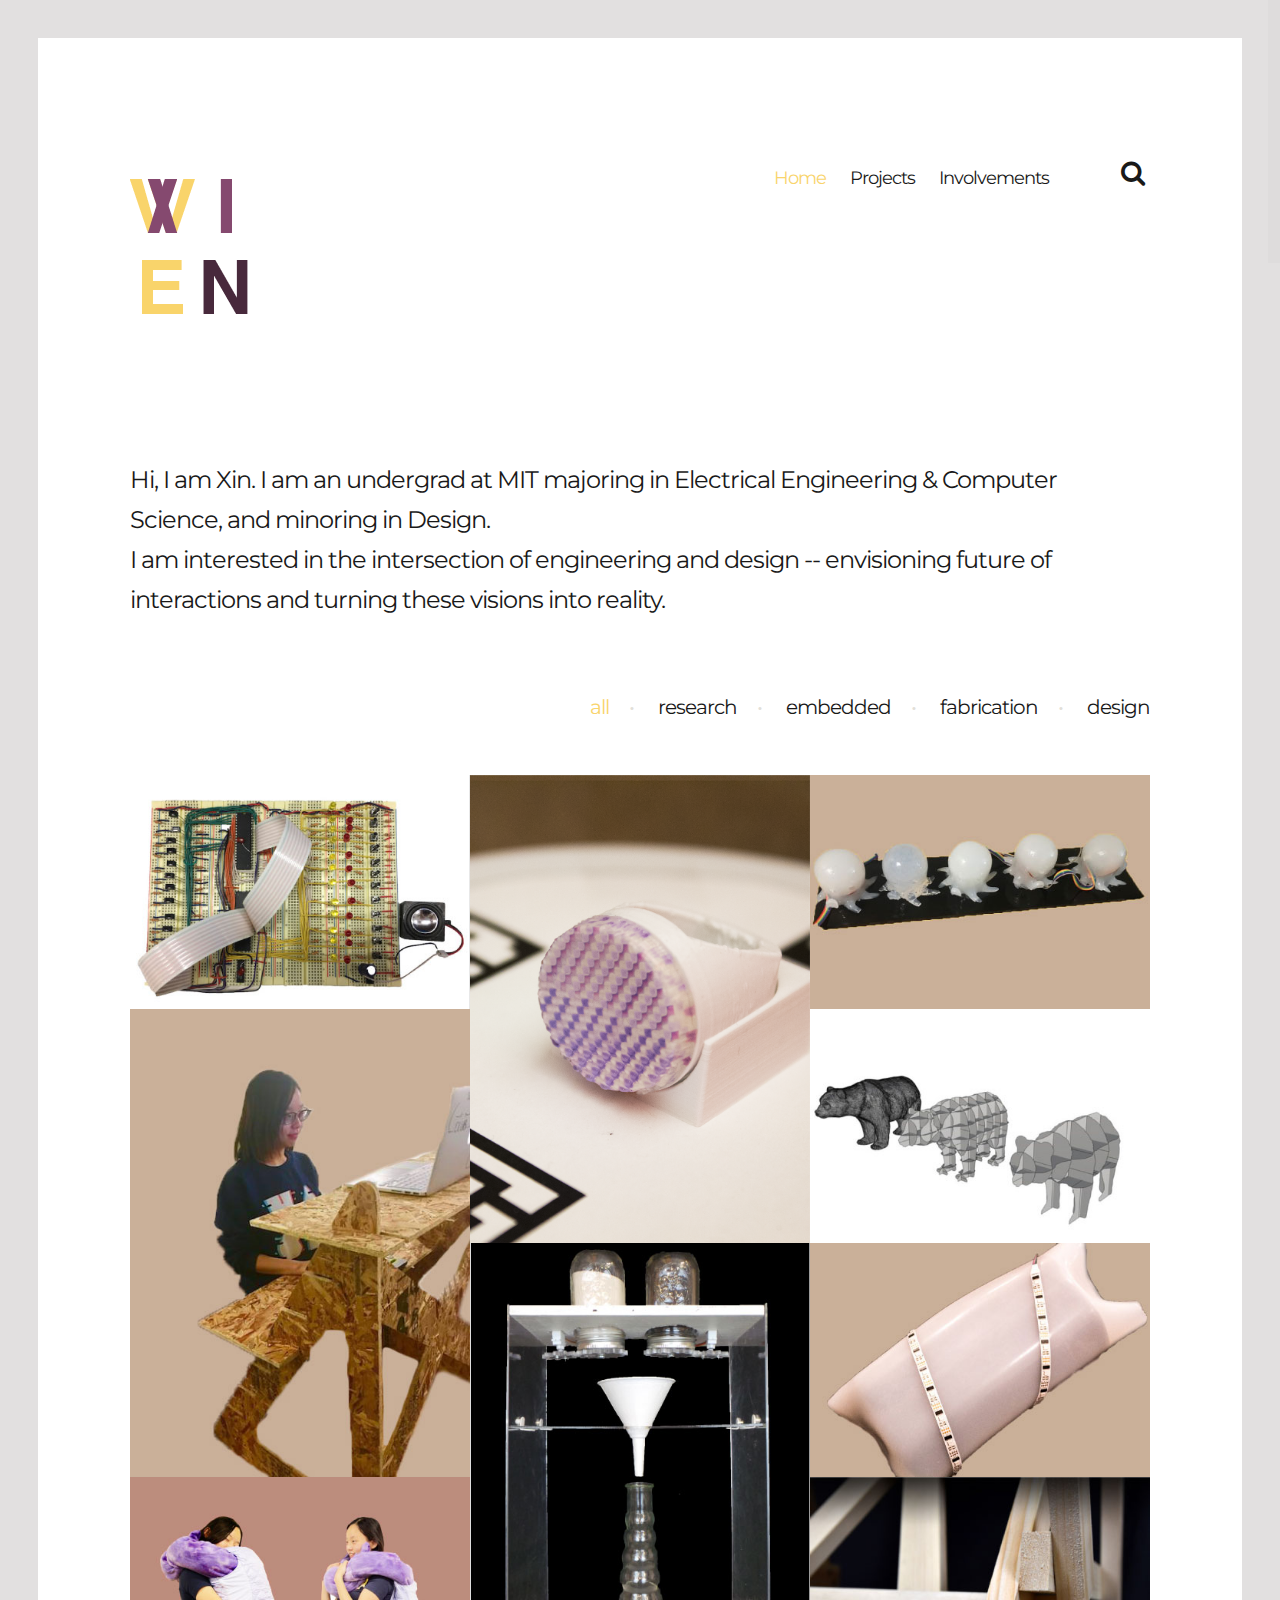
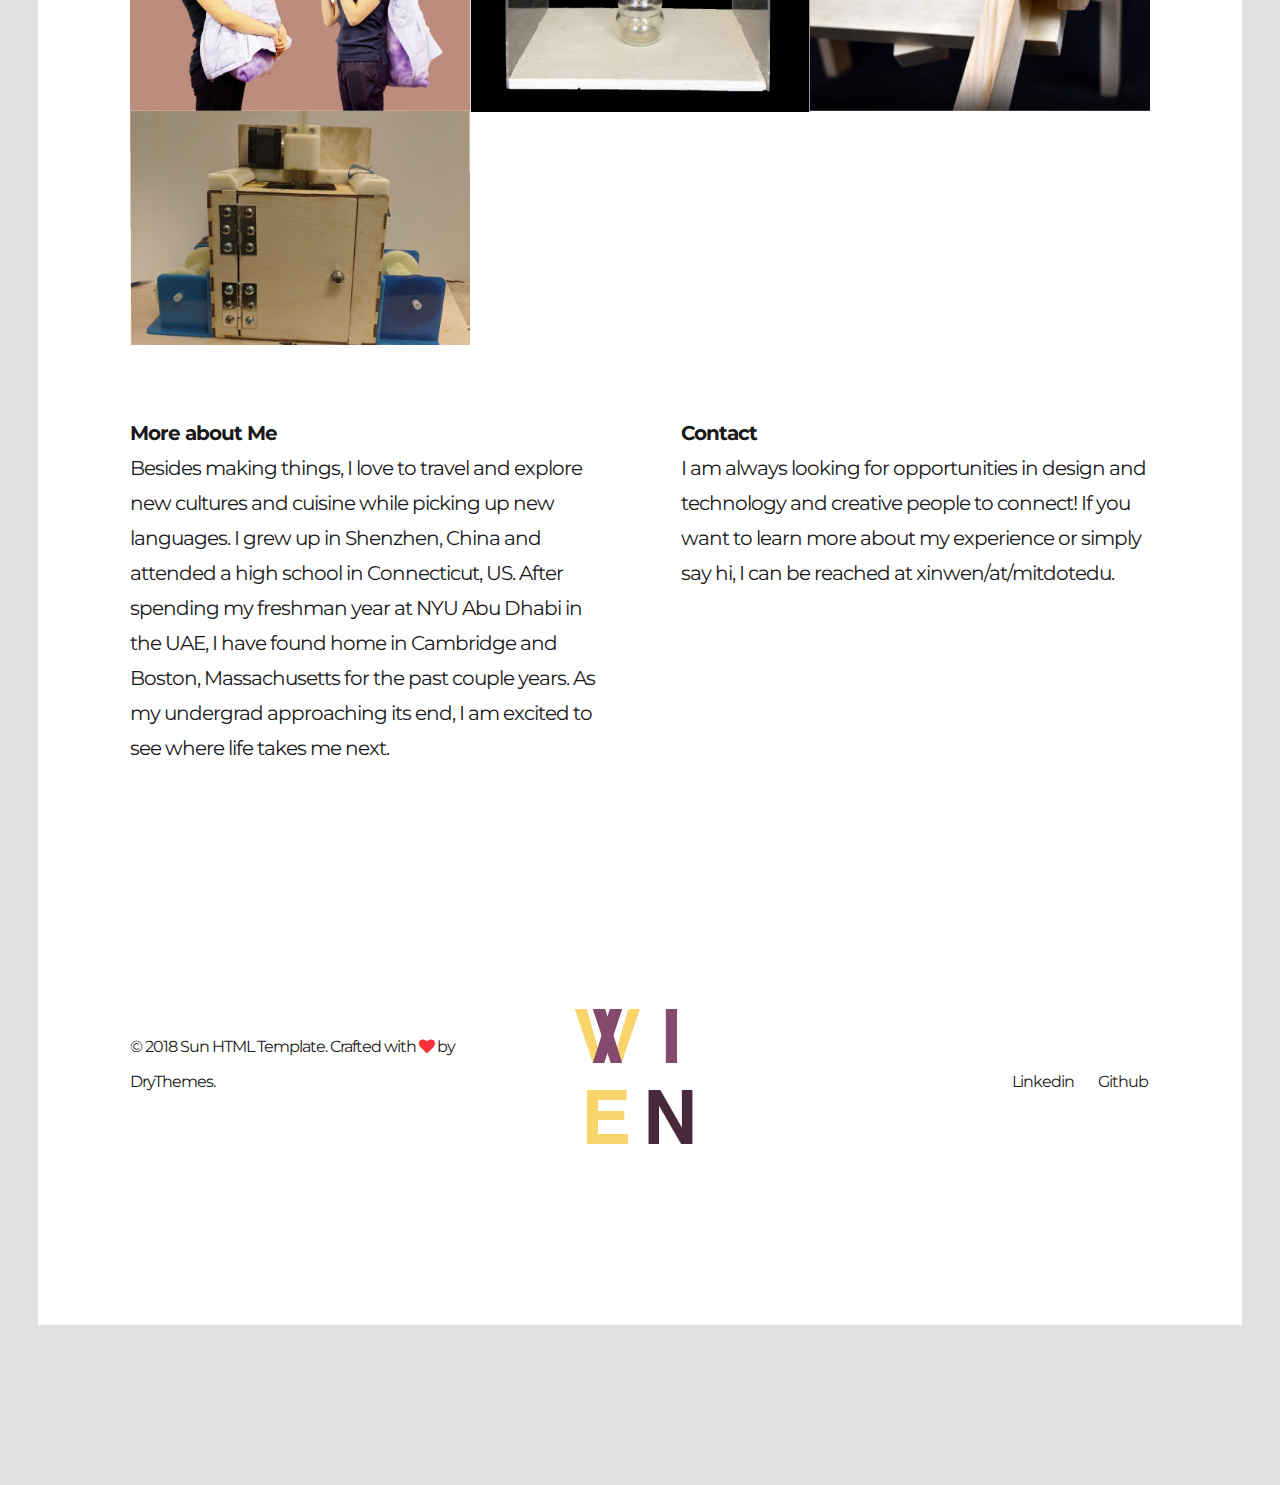
<file: index.html>
<!DOCTYPE HTML>
<html lang="en-US">
    <head>
        <title>Xin Wen</title>
        <meta http-equiv="Content-Type" content="text/html; charset=UTF-8">
        <meta name="description" content="Template by Dry Themes" />
        <meta name="keywords" content="HTML, CSS, JavaScript, PHP" />
        <meta name="author" content="DryThemes" />
        <meta name="viewport" content="width=device-width, initial-scale=1, maximum-scale=1">

        <link rel="shortcut icon" href="images/logo.png" />
        <link href='http://fonts.googleapis.com/css?family=Montserrat:400,700%7CPT+Serif:400,700' rel='stylesheet' type='text/css'>
        <link rel="stylesheet" type="text/css"  href='css/clear.css' />
        <link rel="stylesheet" type="text/css"  href='css/common.css' />
        <link rel="stylesheet" type="text/css"  href='css/font-awesome.min.css' />
        <link rel="stylesheet" type="text/css"  href='css/carouFredSel.css' />
        <link rel="stylesheet" type="text/css"  href='css/prettyPhoto.css' />
        <link rel="stylesheet" type="text/css"  href='css/sm-clean.css' />
        <link rel="stylesheet" type="text/css"  href='style.css' />

        <!--[if lt IE 9]>
                <script src="js/html5shiv.js"></script>
                <script src="js/respond.min.js"></script>
        <![endif]-->

    </head>
    <body class="page">

        <table class="doc-loader">
            <tbody>
                <tr>
                    <td>
                        <img src="images/logo.png" alt="Loading...">
                    </td>
                </tr>
            </tbody>
        </table>

        <div class="header-search">
            <div class="content-1330 center-relative">
                <form class="search-form">
                    <label>
                        <input type="search" class="search-field" placeholder="Search ..." value="" name="s" title="Search for:">
                    </label>
                </form>
            </div>
        </div>


        <div class="body-wrapper">
            <div class="content-1330 header-holder center-relative">
                <div class="header-logo left">

                    <h1 class="site-title">
                        <a href="index.html">
                            <img src="images/logo.png" alt="Xin">
                        </a>
                    </h1>

                </div>

                <div class="header-menu right">
                    <nav id="header-main-menu" class="left">
                        <ul class="main-menu sm sm-clean">
                            <li>
                                <a href="index.html">Home</a>
                                <!-- <ul class="sub-menu">
                                    <li>
                                        <a href="index-image.html">Home & Image</a>
                                    </li>
                                    <li>
                                        <a href="index-slider.html">Home & Slider</a>
                                    </li>
                                    <li>
                                        <a href="index-blog.html">Home & Blog</a>
                                    </li>
                                    <li>
                                        <a href="index-video.html">Home & Video</a>
                                    </li>
                                </ul> -->
                            </li>
                            <li>
                                <a href="projects.html">Projects</a>
                            </li>
                            <li>
                                <a href="involvements.html">Involvements</a>
                            </li>
                            <!-- <li>
                                <a href="portfolio.html">Portfolio</a>
                            </li> -->
                            <!-- <li>
                                <a href="blog.html">Blog</a>
                            </li> -->
                            <!-- <li>
                                <a href="contact.html">Contact</a>
                                <ul class="sub-menu">
                                    <li>
                                        <a href="contact-map.html">Contact & Map</a>
                                    </li>
                                </ul>
                            </li> -->
                        </ul>
                    </nav>
                    <div class="toggle-holder relative right">
                        <div id="toggle">
                            <i class="fa fa-search"></i>
                        </div>
                    </div>
                    <div class="clear"></div>
                </div>
                <div class="clear"></div>
            </div>

            <div id="content" class="site-content">
                <article>
                    <div class="content-1330 center-relative">
                        <div class="page-desc">
                          Hi, I am Xin. I am an undergrad at MIT majoring in Electrical Engineering & Computer Science, and minoring in Design. <br>
                          I am interested in the intersection of engineering and design -- envisioning future of interactions and turning these visions into reality.
                        </div>
                        <div class="clear"></div>
                        <p>&nbsp;</p>
                        <p>&nbsp;</p>
                        <div class="button-group filters-button-group">
                            <div class="button is-checked" data-filter="*">all</div>
                            <div class="button" data-filter=".research">research</div>
                            <div class="button" data-filter=".embedded">embedded</div>
                            <div class="button" data-filter=".fabrication">fabrication</div>
                            <div class="button" data-filter=".design">design</div>
                        </div>
                        <div class="grid" id="portfolio">
                            <div class="grid-sizer"></div>
                            <div class="grid-item element-item p_one_third embedded">
                                <a href="document/6115_proposal.pdf" target="_blank">
                                    <img src="demo-images/115.jpg" alt="">
                                    <div class="portfolio-text-holder">
                                        <p>ASSISTED PIANO</p>
                                    </div>
                                </a>
                            </div>

                            <div class="grid-item element-item p_one_third research">
                                <a href="https://hcie.csail.mit.edu/research/colormod/colormod.html" target="_blank">
                                    <img src="demo-images/colormod.png" alt="">
                                    <div class="portfolio-text-holder">
                                        <p>COLORMOD</p>
                                    </div>
                                </a>
                            </div>

                            <div class="grid-item element-item p_one_third embedded">
                                <a href="http://fab.cba.mit.edu/classes/863.17/EECS/people/xinwen/FinalPresentation.html" target="_blank">
                                    <img src="demo-images/octo.jpg" alt="">
                                    <div class="portfolio-text-holder">
                                        <p>EMPATHY OCTOPUS</p>
                                    </div>
                                </a>
                            </div>

                            <div class="grid-item element-item p_one_third fabrication design">
                                <a href="http://fab.cba.mit.edu/classes/863.17/EECS/people/xinwen/week6CNC.html" target="_blank">
                                    <img src="demo-images/standingdesk.jpg" alt="">
                                    <div class="portfolio-text-holder">
                                        <p>CNC STANDING DESK</p>
                                    </div>
                                </a>
                            </div>

                            <div class="grid-item element-item p_one_third extern">
                                <a href="http://fab.cba.mit.edu/classes/863.17/EECS/people/xinwen/index.html" target="_blank">
                                    <img src="demo-images/htmaa.jpg" alt="">
                                    <div class="portfolio-text-holder">
                                        <p>HOW TO MAKE _____</p>
                                    </div>
                                </a>
                            </div>

                            <div class="grid-item element-item p_one_third embedded">
                                <a href="http://xin-wen.me/6.S06Scream-website/" target="_blank">
                                    <img src="demo-images/scream.jpg" alt="">
                                    <div class="portfolio-text-holder">
                                        <p>SCREAM</p>
                                    </div>
                                </a>
                            </div>

                            <div class="grid-item element-item p_one_third embedded design">
                                <a href="time.html" target="_blank">
                                    <img src="demo-images/time.jpg" alt="">
                                    <div class="portfolio-text-holder">
                                        <p>MATERIALIZE TIME</p>
                                    </div>
                                </a>
                            </div>

                            <div class="grid-item element-item p_one_third design">
                                <a href="relationship.html" target="_blank">
                                    <img src="demo-images/LDR.jpg" alt="">
                                    <div class="portfolio-text-holder">
                                        <p>PORTABLE PARTNER</p>
                                    </div>
                                </a>
                            </div>

                            <div class="grid-item element-item p_one_third design fabrication">
                                <a href="wood.html" target="_blank">
                                    <img src="demo-images/chair.jpg" alt="">
                                    <div class="portfolio-text-holder">
                                        <p>FURNITURE</p>
                                    </div>
                                </a>
                            </div>

                            <div class="grid-item element-item p_one_third fabrication">
                                <a href="" target="_blank">
                                    <img src="demo-images/DLP.jpg" alt="">
                                    <div class="portfolio-text-holder">
                                        <p>DLP Printer</p>
                                    </div>
                                </a>
                            </div>

                        </div>
                        <div class="clear"></div>
                        <p>&nbsp;</p>
                        <p>&nbsp;</p>
                        <div class="one_half">
                            <p>
                                <strong>More about Me</strong>
                                <br>
                                Besides making things, I love to travel and explore new cultures and cuisine while picking
up new languages. I grew up in Shenzhen, China and attended a high school in Connecticut, US.
After spending my freshman year at NYU Abu Dhabi in the UAE, I have found home in
Cambridge and Boston, Massachusetts for the past couple years. As my undergrad approaching its end, I am excited to see where life takes me next.
                            </p>
                            <p>&nbsp;</p>
                        </div>
                        <div class="one_half last">
                            <p>
                                <strong>Contact</strong>
                                <br>
                                I am always looking for opportunities in design and technology and creative people to connect! If you want to learn more about my experience or simply say hi, I can be reached at xinwen/at/mitdotedu.
                            </p>
                            <p>&nbsp;</p>
                            <!-- <div class="text-left">
                                <a href="portfolio.html" target="_self" class="button ">More…</a>
                            </div> -->
                        </div>
                        <div class="clear"></div>
                    </div>
                </article>
            </div>

            <!--Footer-->

            <footer class="footer">
                <div class="content-1330 center-relative">
                    <ul>
                        <li class="left-footer-content">
                            © 2018 Sun HTML Template. Crafted with <i class="fa fa-heart"></i> by <a href="http://drythemes.com">DryThemes</a>.
                        </li>
                        <li class="center-footer-content">
                            <a href="index.html">
                                <img src="images/logo.png" alt="Xin">
                            </a>
                        </li>
                        <li class="right-footer-contnet">
                            <!-- <a href="#">Twitter</a> -->
                            <a href="https://www.linkedin.com/in/xin-wen-8a317b128/" target="_blank">Linkedin</a>
                            <a href="https://github.com/xinw3n" target="_blank">Github</a>
                            <!-- <a href="#">Dribbble</a>
                            <a href="#">Instagram</a> -->
                        </li>
                        <li class="left-footer-content mobile">
                            <!-- Link back to Colorlib can't be removed. Template is licensed under CC BY 3.0. -->
Copyright &copy;<script>document.write(new Date().getFullYear());</script> All rights reserved | This template is made with <i class="fa fa-heart-o" aria-hidden="true"></i> by <a href="https://colorlib.com" target="_blank">Colorlib</a>
<!-- Link back to Colorlib can't be removed. Template is licensed under CC BY 3.0. -->
                        </li>
                    </ul>
                </div>
            </footer>

            <!-- End .body-border -->
        </div>



        <!--Load JavaScript-->
        <script src="js/jquery.js"></script>
        <script src='js/jquery.fitvids.js'></script>
        <script src='js/jquery.smartmenus.min.js'></script>
        <script src='js/imagesloaded.pkgd.js'></script>
        <script src='js/isotope.pkgd.js'></script>
        <script src='js/jquery.carouFredSel-6.0.0-packed.js'></script>
        <script src='js/jquery.mousewheel.min.js'></script>
        <script src='js/jquery.touchSwipe.min.js'></script>
        <script src='js/jquery.easing.1.3.js'></script>
        <script src='js/jquery.prettyPhoto.js'></script>
        <script src='js/jquery.ba-throttle-debounce.min.js'></script>
        <script src='js/jquery.nicescroll.min.js'></script>
        <script src='js/main.js'></script>
    </body>
</html>
</file>
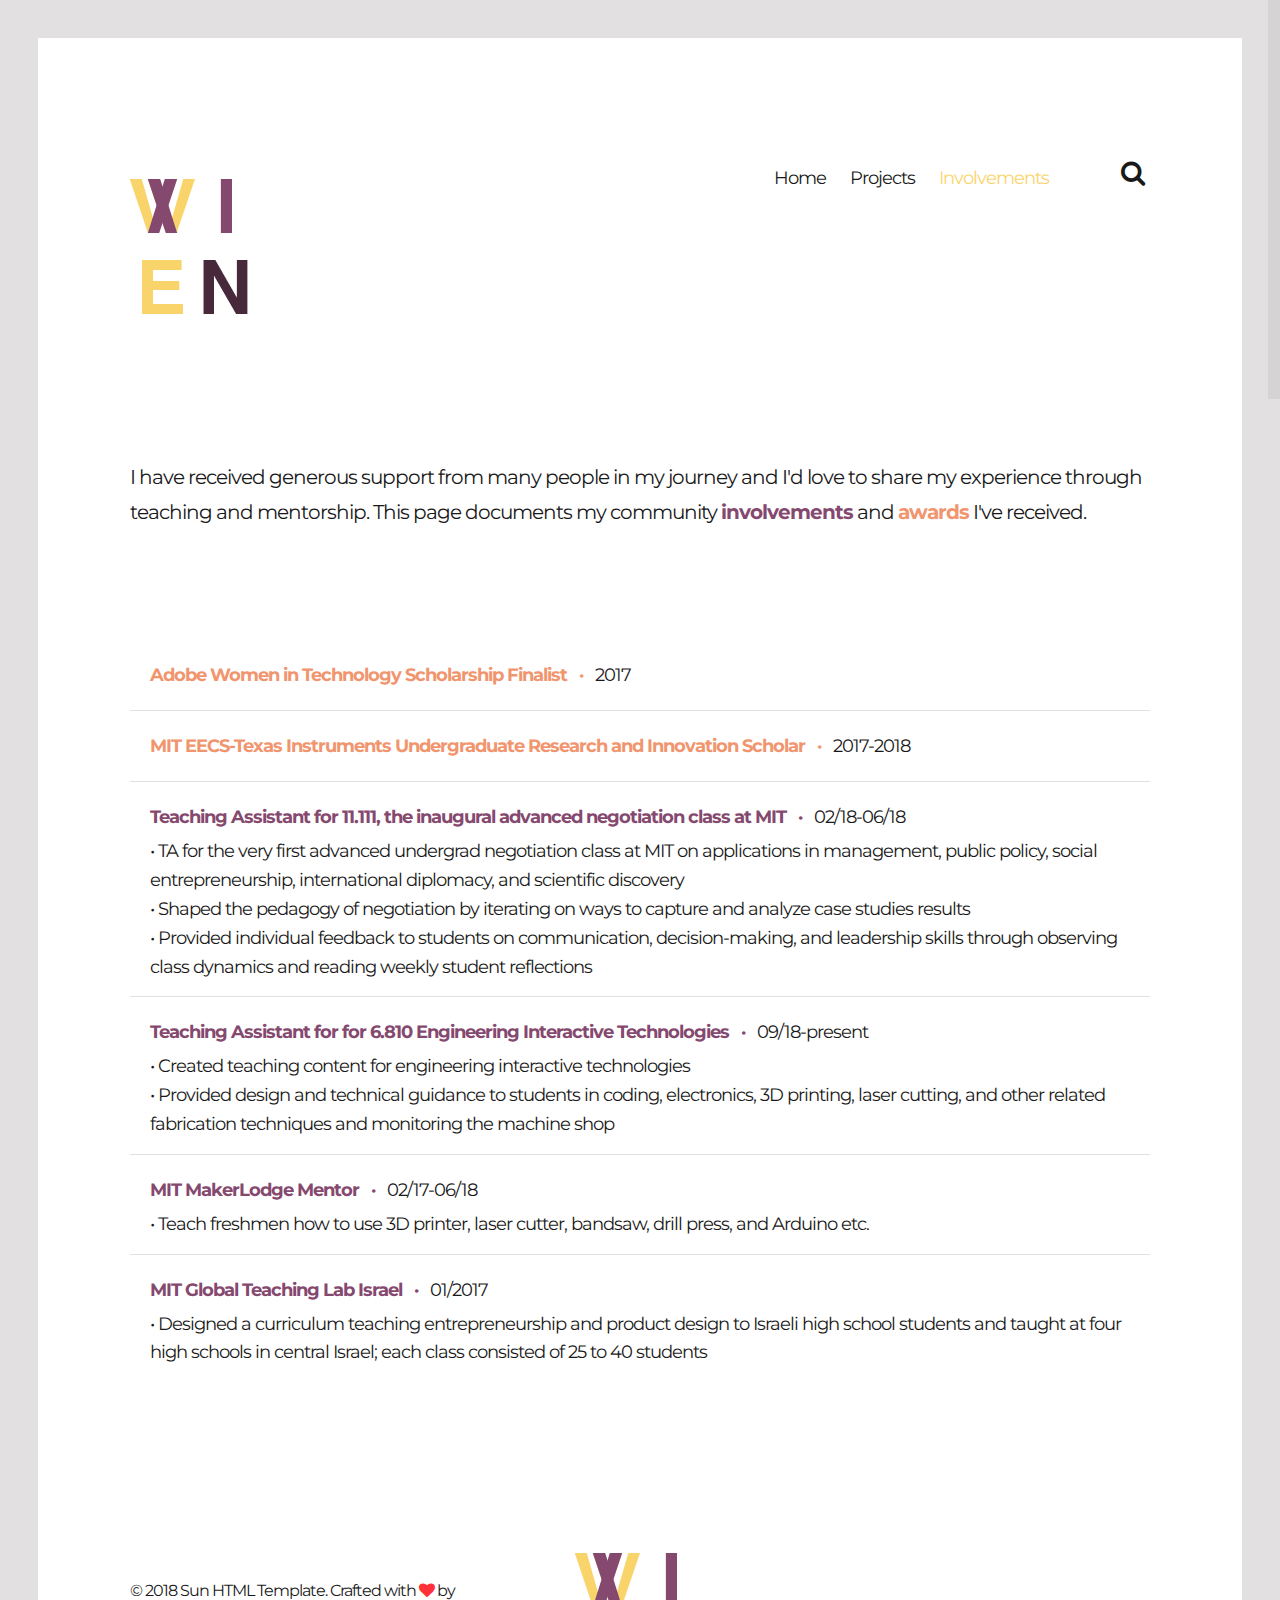
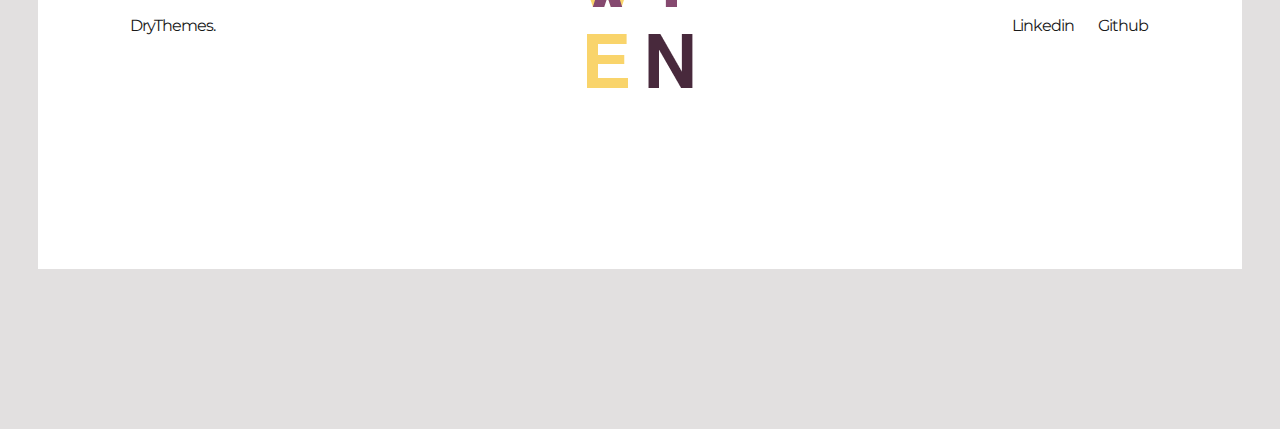
<file: involvements.html>
<!DOCTYPE HTML>
<html lang="en-US">
    <head>
        <title>Xin - Involvements Page</title>
        <meta http-equiv="Content-Type" content="text/html; charset=UTF-8">
        <meta name="description" content="Template by Dry Themes" />
        <meta name="keywords" content="HTML, CSS, JavaScript, PHP" />
        <meta name="author" content="DryThemes" />
        <meta name="viewport" content="width=device-width, initial-scale=1, maximum-scale=1">

        <link rel="shortcut icon" href="images/logo.png" />
        <link href='http://fonts.googleapis.com/css?family=Montserrat:400,700%7CPT+Serif:400,700' rel='stylesheet' type='text/css'>
        <link rel="stylesheet" type="text/css"  href='css/clear.css' />
        <link rel="stylesheet" type="text/css"  href='css/common.css' />
        <link rel="stylesheet" type="text/css"  href='css/font-awesome.min.css' />
        <link rel="stylesheet" type="text/css"  href='css/carouFredSel.css' />
        <link rel="stylesheet" type="text/css"  href='css/prettyPhoto.css' />
        <link rel="stylesheet" type="text/css"  href='css/sm-clean.css' />
        <link rel="stylesheet" type="text/css"  href='style.css' />

        <!--[if lt IE 9]>
                <script src="js/html5shiv.js"></script>
                <script src="js/respond.min.js"></script>
        <![endif]-->

    </head>
    <body class="page">

        <table class="doc-loader">
            <tbody>
                <tr>
                    <td>
                        <img src="images/logo.png" alt="Loading...">
                    </td>
                </tr>
            </tbody>
        </table>

        <div class="header-search">
            <div class="content-1330 center-relative">
                <form class="search-form">
                    <label>
                        <input type="search" class="search-field" placeholder="Search ..." value="" name="s" title="Search for:">
                    </label>
                </form>
            </div>
        </div>


        <div class="body-wrapper">
            <div class="content-1330 header-holder center-relative">
                <div class="header-logo left">

                    <h1 class="site-title">
                        <a href="index.html">
                            <img src="images/logo.png" alt="Xin">
                        </a>
                    </h1>

                </div>

                <div class="header-menu right">
                    <nav id="header-main-menu" class="left">
                        <ul class="main-menu sm sm-clean">
                            <li>
                                <a href="index.html">Home</a>
                                <!-- <ul class="sub-menu">
                                    <li>
                                        <a href="index-image.html">Home & Image</a>
                                    </li>
                                    <li>
                                        <a href="index-slider.html">Home & Slider</a>
                                    </li>
                                    <li>
                                        <a href="index-blog.html">Home & Blog</a>
                                    </li>
                                    <li>
                                        <a href="index-video.html">Home & Video</a>
                                    </li>
                                </ul> -->
                            </li>
                            <!-- <li>
                                <a href="about.html">About</a>
                            </li>
                            <li>
                                <a href="portfolio.html">Portfolio</a>
                            </li>
                            <li>
                                <a href="blog.html">Blog</a>
                            </li>
                            <li>
                                <a href="contact.html">Contact</a>
                                <ul class="sub-menu">
                                    <li>
                                        <a href="contact-map.html">Contact & Map</a>
                                    </li>
                                </ul>
                            </li> -->
                            <li>
                                <a href="projects.html">Projects</a>
                            </li>
                            <li>
                                <a href="involvements.html">Involvements</a>
                            </li>
                        </ul>
                    </nav>
                    <div class="toggle-holder relative right">
                        <div id="toggle">
                            <i class="fa fa-search"></i>
                        </div>
                    </div>
                    <div class="clear"></div>
                </div>
                <div class="clear"></div>
            </div>

            <div id="content" class="site-content">
                <article>
                    <div class="content-1330 center-relative">
                      <div class="page-desc">
                      </div>
                      I have received generous support from many people in my journey and I'd love to share my experience through teaching and mentorship. This page documents my community <strong style="color: #85496f">involvements</strong> and <strong style="color: #f1956e">awards</strong> I've received.

                        <div class="clear"></div>
                        <p>&nbsp;</p>
                        <p>&nbsp;</p>



                        <div class="page-desc">
                            <p>&nbsp;</p>
                            <ul class="archive-list">
                              <li>
                                  <span style="color: #f1956e">Adobe Women in Technology Scholarship Finalist &nbsp; · &nbsp; </span> 2017

                              </li>

                              <li>
                                    <span style="color: #f1956e">MIT EECS-Texas Instruments Undergraduate Research
and Innovation Scholar &nbsp; · &nbsp; </span> 2017-2018
                              </li>

                              <li>
                                  <span>Teaching Assistant for 11.111, the inaugural advanced negotiation class at MIT &nbsp; · &nbsp; </span> 02/18-06/18
                                  <p>• TA for the very first advanced undergrad negotiation class at MIT on applications in management, public policy, social entrepreneurship,
international diplomacy, and scientific discovery <br>
• Shaped the pedagogy of negotiation by iterating on ways to capture and analyze case studies results <br>
• Provided individual feedback to students on communication, decision-making, and leadership skills through observing
class dynamics and reading weekly student reflections</p>
                              </li>

                              <li>
                                  <span>Teaching Assistant for for 6.810 Engineering Interactive Technologies &nbsp; · &nbsp; </span> 09/18-present
                                  <p>• Created teaching content for engineering interactive technologies <br>
• Provided design and technical guidance to students in coding, electronics, 3D printing, laser cutting, and other related
fabrication techniques and monitoring the machine shop</p>
                              </li>
                              <li>
                                  <span>MIT MakerLodge Mentor &nbsp; · &nbsp; </span> 02/17-06/18
                                  <p>• Teach freshmen how to use 3D printer, laser cutter, bandsaw, drill press, and Arduino etc.</p>
                              </li>
                              <li>
                                  <span>MIT Global Teaching Lab Israel &nbsp; · &nbsp; </span> 01/2017
                                  <p>• Designed a curriculum teaching entrepreneurship and product design to Israeli high school students and taught at
four high schools in central Israel; each class consisted of 25 to 40 students</p>
                              </li>




                            </ul>
                        </div><div class="clear"></div>
                    </div>
                </article>


            </div>

            <!--Footer-->

            <footer class="footer">
                <div class="content-1330 center-relative">
                    <ul>
                        <li class="left-footer-content">
                            © 2018 Sun HTML Template. Crafted with <i class="fa fa-heart"></i> by <a href="http://drythemes.com">DryThemes</a>.
                        </li>
                        <li class="center-footer-content">
                            <a href="index.html">
                                <img src="images/logo.png" alt="Xin">
                            </a>
                        </li>
                        <li class="right-footer-contnet">
                            <!-- <a href="#">Twitter</a> -->
                            <a href="https://www.linkedin.com/in/xin-wen-8a317b128/" target="_blank">Linkedin</a>
                            <a href="https://github.com/xinw3n" target="_blank">Github</a>
                            <!-- <a href="#">Dribbble</a>
                            <a href="#">Instagram</a> -->
                        </li>
                        <li class="left-footer-content mobile">
                            <!-- Link back to Colorlib can't be removed. Template is licensed under CC BY 3.0. -->
Copyright &copy;<script>document.write(new Date().getFullYear());</script> All rights reserved | This template is made with <i class="fa fa-heart-o" aria-hidden="true"></i> by <a href="https://colorlib.com" target="_blank">Colorlib</a>
<!-- Link back to Colorlib can't be removed. Template is licensed under CC BY 3.0. -->
                        </li>
                    </ul>
                </div>
            </footer>

            <!-- End .body-border -->
        </div>



        <!--Load JavaScript-->
        <script src="js/jquery.js"></script>
        <script src='js/jquery.fitvids.js'></script>
        <script src='js/jquery.smartmenus.min.js'></script>
        <script src='js/imagesloaded.pkgd.js'></script>
        <script src='js/isotope.pkgd.js'></script>
        <script src='js/jquery.carouFredSel-6.0.0-packed.js'></script>
        <script src='js/jquery.mousewheel.min.js'></script>
        <script src='js/jquery.touchSwipe.min.js'></script>
        <script src='js/jquery.easing.1.3.js'></script>
        <script src='js/jquery.prettyPhoto.js'></script>
        <script src='js/jquery.ba-throttle-debounce.min.js'></script>
        <script src='js/jquery.nicescroll.min.js'></script>
        <script src='js/main.js'></script>
    </body>
</html>
</file>
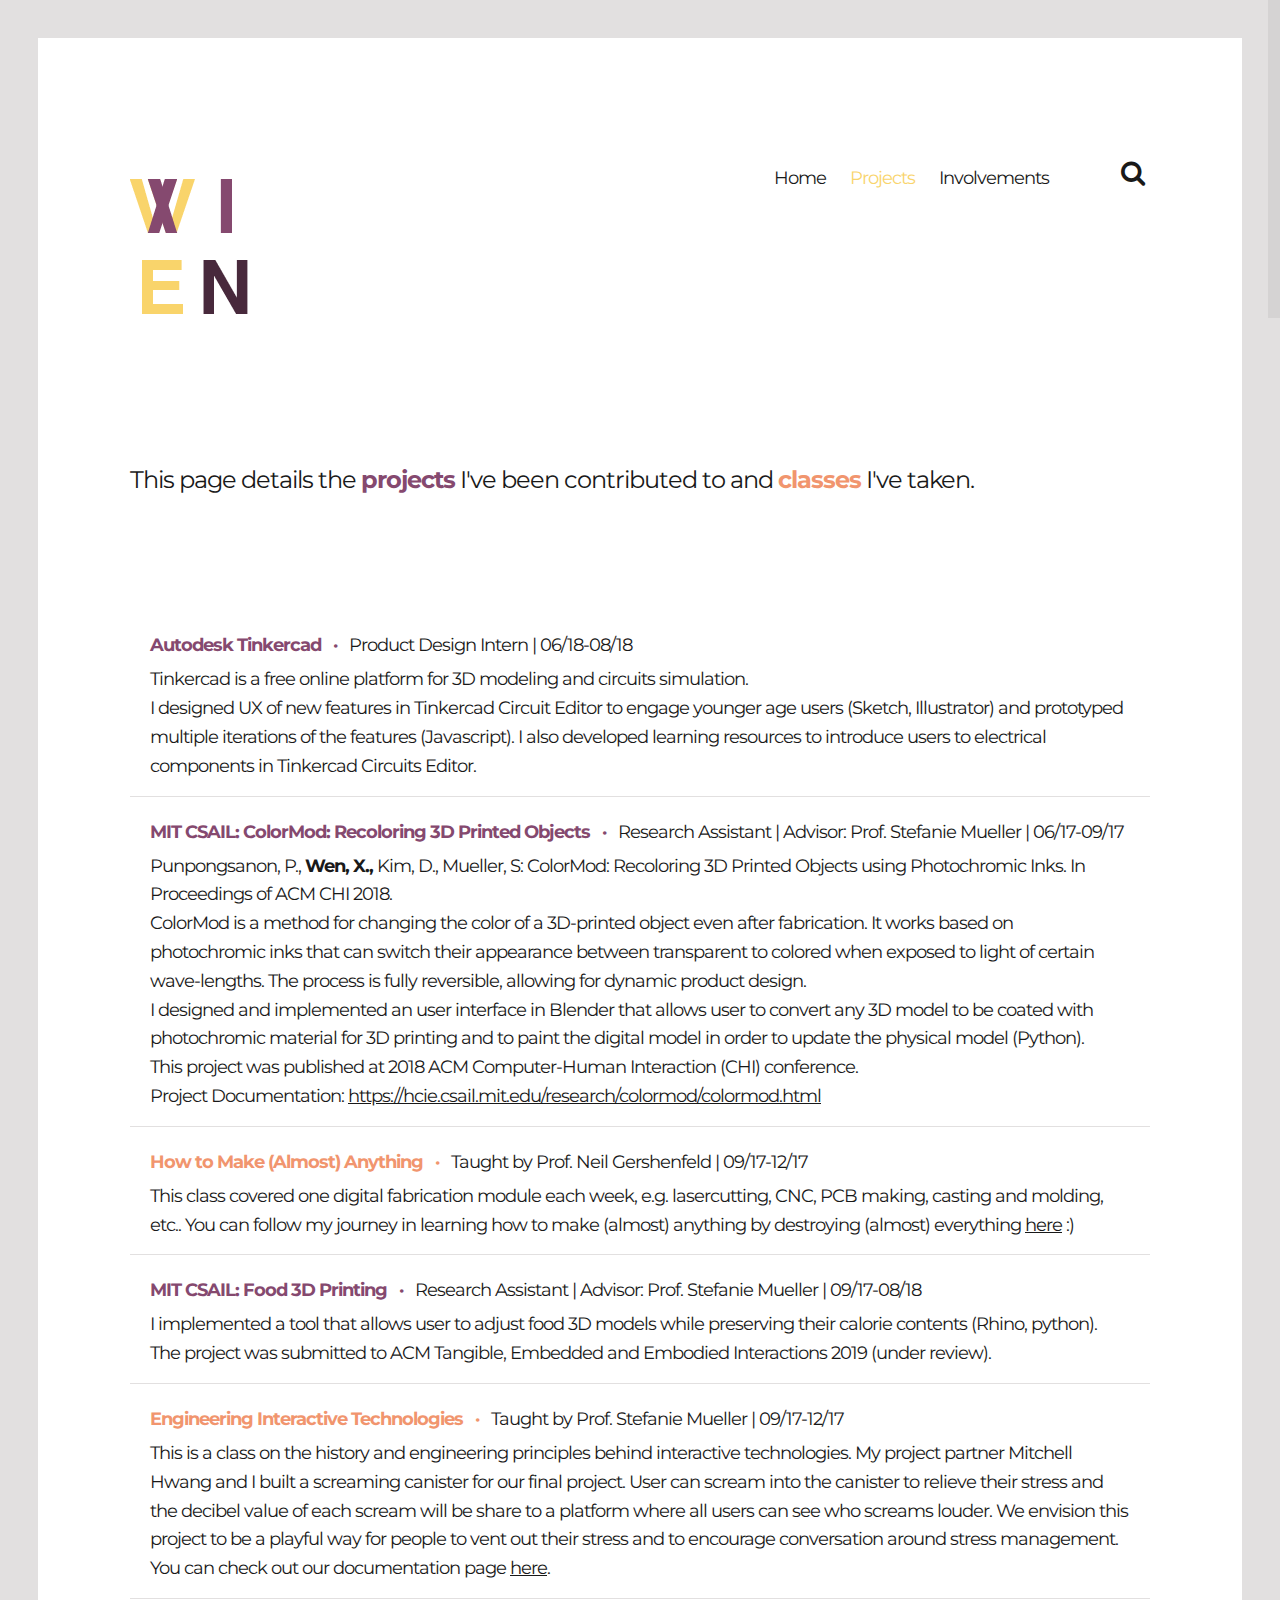
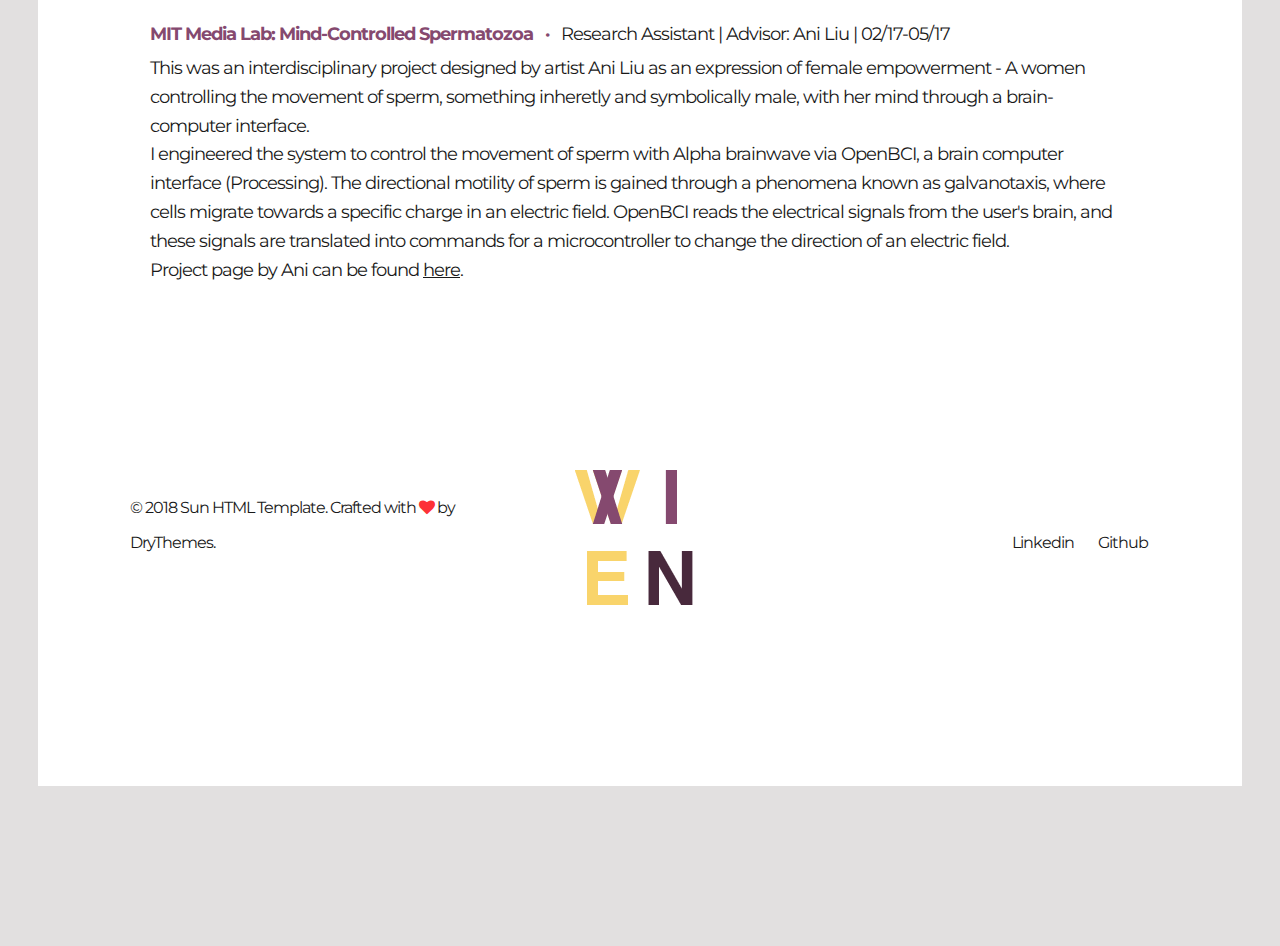
<file: projects.html>
<!DOCTYPE HTML>
<html lang="en-US">
    <head>
        <title>Xin - Projects Page</title>
        <meta http-equiv="Content-Type" content="text/html; charset=UTF-8">
        <meta name="description" content="Template by Dry Themes" />
        <meta name="keywords" content="HTML, CSS, JavaScript, PHP" />
        <meta name="author" content="DryThemes" />
        <meta name="viewport" content="width=device-width, initial-scale=1, maximum-scale=1">

        <link rel="shortcut icon" href="images/logo.png" />
        <link href='http://fonts.googleapis.com/css?family=Montserrat:400,700%7CPT+Serif:400,700' rel='stylesheet' type='text/css'>
        <link rel="stylesheet" type="text/css"  href='css/clear.css' />
        <link rel="stylesheet" type="text/css"  href='css/common.css' />
        <link rel="stylesheet" type="text/css"  href='css/font-awesome.min.css' />
        <link rel="stylesheet" type="text/css"  href='css/carouFredSel.css' />
        <link rel="stylesheet" type="text/css"  href='css/prettyPhoto.css' />
        <link rel="stylesheet" type="text/css"  href='css/sm-clean.css' />
        <link rel="stylesheet" type="text/css"  href='style.css' />

        <!--[if lt IE 9]>
                <script src="js/html5shiv.js"></script>
                <script src="js/respond.min.js"></script>
        <![endif]-->

    </head>
    <body class="page">

        <table class="doc-loader">
            <tbody>
                <tr>
                    <td>
                        <img src="images/logo.png" alt="Loading...">
                    </td>
                </tr>
            </tbody>
        </table>

        <div class="header-search">
            <div class="content-1330 center-relative">
                <form class="search-form">
                    <label>
                        <input type="search" class="search-field" placeholder="Search ..." value="" name="s" title="Search for:">
                    </label>
                </form>
            </div>
        </div>


        <div class="body-wrapper">
            <div class="content-1330 header-holder center-relative">
                <div class="header-logo left">

                    <h1 class="site-title">
                        <a href="index.html">
                            <img src="images/logo.png" alt="Xin">
                        </a>
                    </h1>

                </div>

                <div class="header-menu right">
                    <nav id="header-main-menu" class="left">
                        <ul class="main-menu sm sm-clean">
                            <li>
                                <a href="index.html">Home</a>
                                <!-- <ul class="sub-menu">
                                    <li>
                                        <a href="index-image.html">Home & Image</a>
                                    </li>
                                    <li>
                                        <a href="index-slider.html">Home & Slider</a>
                                    </li>
                                    <li>
                                        <a href="index-blog.html">Home & Blog</a>
                                    </li>
                                    <li>
                                        <a href="index-video.html">Home & Video</a>
                                    </li>
                                </ul> -->
                            </li>
                            <!-- <li>
                                <a href="about.html">About</a>
                            </li>
                            <li>
                                <a href="portfolio.html">Portfolio</a>
                            </li>
                            <li>
                                <a href="blog.html">Blog</a>
                            </li>
                            <li>
                                <a href="contact.html">Contact</a>
                                <ul class="sub-menu">
                                    <li>
                                        <a href="contact-map.html">Contact & Map</a>
                                    </li>
                                </ul>
                            </li> -->
                            <li>
                                <a href="projects.html">Projects</a>
                            </li>
                            <li>
                                <a href="involvements.html">Involvements</a>
                            </li>
                        </ul>
                    </nav>
                    <div class="toggle-holder relative right">
                        <div id="toggle">
                            <i class="fa fa-search"></i>
                        </div>
                    </div>
                    <div class="clear"></div>
                </div>
                <div class="clear"></div>
            </div>

            <div id="content" class="site-content">
                <article>
                    <div class="content-1330 center-relative">
                      <div class="page-desc">
                        This page details the <strong style="color: #85496f">projects</strong> I've been contributed to and <strong style="color: #f1956e">classes</strong> I've taken.
                      </div>

                        <div class="clear"></div>
                        <p>&nbsp;</p>
                        <p>&nbsp;</p>
                


                        <div class="page-desc">
                            <p>&nbsp;</p>
                            <ul class="archive-list">
                              <li>
                                  <span>Autodesk Tinkercad &nbsp; · &nbsp; </span> Product Design Intern | 06/18-08/18 <br>
                                  <p> Tinkercad is a free online platform for 3D modeling and circuits simulation.<br>
                                    I designed UX of new features in Tinkercad Circuit Editor to engage younger age users (Sketch, Illustrator) and prototyped multiple iterations of the features (Javascript).
                                    I also developed learning resources to introduce users to electrical components in Tinkercad Circuits Editor.
                                  </p>
                              </li>
                                <li>
                                    <span>MIT CSAIL: ColorMod: Recoloring 3D Printed Objects &nbsp; · &nbsp; </span> Research Assistant | Advisor: Prof. Stefanie Mueller | 06/17-09/17 <br>
                                    <p>
                                      Punpongsanon, P., <strong>Wen, X.,</strong> Kim, D., Mueller, S: ColorMod: Recoloring 3D Printed Objects using Photochromic Inks. In Proceedings of ACM CHI 2018. <br>
                                      ColorMod is a method for changing the color of a 3D-printed object even after fabrication.
                                      It works based on photochromic inks that can switch their appearance between transparent to colored when exposed to light of certain wave-lengths.
                                      The process is fully reversible, allowing for dynamic product design.<br>
                                      I designed and implemented an user interface in Blender that allows user to convert any 3D model to be coated with photochromic material for 3D printing and to paint the digital model in order to update the physical model (Python). <br>
                                      This project was published at 2018 ACM Computer-Human Interaction (CHI) conference. <br>
                                      Project Documentation: <u><a href="https://hcie.csail.mit.edu/research/colormod/colormod.html" target="_blank">
                                      https://hcie.csail.mit.edu/research/colormod/colormod.html </a></u>
                                    </p>
                                </li>

                                <li>
                                    <span style="color: #f1956e">How to Make (Almost) Anything &nbsp; · &nbsp; </span> Taught by Prof. Neil Gershenfeld | 09/17-12/17 <br>
                                    <p>
                                      This class covered one digital fabrication module each week, e.g. lasercutting, CNC, PCB making, casting and molding, etc.. You can follow my journey in learning how to make (almost) anything by destroying (almost) everything
                                      <a href="http://fab.cba.mit.edu/classes/863.17/EECS/people/xinwen/index.html" target="_blank"><u>here</u></a> :)
                                    </p>
                                </li>

                                <li>
                                    <span>MIT CSAIL: Food 3D Printing &nbsp; · &nbsp; </span> Research Assistant | Advisor: Prof. Stefanie Mueller | 09/17-08/18 <br>
                                    <p>
                                      I implemented a tool that allows user to adjust food 3D models while preserving their calorie contents (Rhino, python). <br>
                                      The project was submitted to ACM Tangible, Embedded and Embodied Interactions 2019 (under review).
                                    </p>
                                </li>

                                  <li>
                                      <span style="color: #f1956e">Engineering Interactive Technologies &nbsp; · &nbsp; </span> Taught by Prof. Stefanie Mueller | 09/17-12/17 <br>
                                      <p>
                                        This is a class on the history and engineering principles behind interactive technologies. My project partner Mitchell Hwang and I built a screaming canister for our final project. User can scream into the canister to relieve their stress and the decibel value of each scream will be share to a platform where all users can see who screams louder. We envision this project to be a playful way for people to vent out their stress and to encourage conversation around stress management. You can check out our documentation page
                                        <a href="http://xin-wen.me/6.S06Scream-website/" target="_blank"><u>here</u></a>.
                                      </p>
                                  </li>
                                  <li>
                                    <span>MIT Media Lab: Mind-Controlled Spermatozoa &nbsp; · &nbsp; </span> Research Assistant | Advisor: Ani Liu | 02/17-05/17 <br>
                                    <p>
                                      This was an interdisciplinary project designed by artist Ani Liu as an expression of female empowerment - A women controlling the movement of sperm, something inheretly and symbolically male, with her mind through a brain-computer interface. <br>
                                      I engineered the system to control the movement of sperm with Alpha brainwave via OpenBCI, a brain computer interface (Processing). The directional motility of sperm is gained through a phenomena known as galvanotaxis, where cells migrate towards a specific charge in an electric field. OpenBCI reads the electrical signals from the user's brain, and these signals are translated into commands for a microcontroller to change the direction of an electric field. <br>
                                      Project page by Ani can be found <u><a href="https://ani-liu.com/pussygrabsback" target="_blank">here</a></u>.
                                    </p>
                                </li>


                            </ul>
                        </div><div class="clear"></div>
                    </div>
                </article>


            </div>

            <!--Footer-->

            <footer class="footer">
                <div class="content-1330 center-relative">
                    <ul>
                        <li class="left-footer-content">
                            © 2018 Sun HTML Template. Crafted with <i class="fa fa-heart"></i> by <a href="http://drythemes.com">DryThemes</a>.
                        </li>
                        <li class="center-footer-content">
                            <a href="index.html">
                                <img src="images/logo.png" alt="Xin">
                            </a>
                        </li>
                        <li class="right-footer-contnet">
                            <!-- <a href="#">Twitter</a> -->
                            <a href="https://www.linkedin.com/in/xin-wen-8a317b128/" target="_blank">Linkedin</a>
                            <a href="https://github.com/xinw3n" target="_blank">Github</a>
                            <!-- <a href="#">Dribbble</a>
                            <a href="#">Instagram</a> -->
                        </li>
                        <li class="left-footer-content mobile">
                            <!-- Link back to Colorlib can't be removed. Template is licensed under CC BY 3.0. -->
Copyright &copy;<script>document.write(new Date().getFullYear());</script> All rights reserved | This template is made with <i class="fa fa-heart-o" aria-hidden="true"></i> by <a href="https://colorlib.com" target="_blank">Colorlib</a>
<!-- Link back to Colorlib can't be removed. Template is licensed under CC BY 3.0. -->
                        </li>
                    </ul>
                </div>
            </footer>

            <!-- End .body-border -->
        </div>



        <!--Load JavaScript-->
        <script src="js/jquery.js"></script>
        <script src='js/jquery.fitvids.js'></script>
        <script src='js/jquery.smartmenus.min.js'></script>
        <script src='js/imagesloaded.pkgd.js'></script>
        <script src='js/isotope.pkgd.js'></script>
        <script src='js/jquery.carouFredSel-6.0.0-packed.js'></script>
        <script src='js/jquery.mousewheel.min.js'></script>
        <script src='js/jquery.touchSwipe.min.js'></script>
        <script src='js/jquery.easing.1.3.js'></script>
        <script src='js/jquery.prettyPhoto.js'></script>
        <script src='js/jquery.ba-throttle-debounce.min.js'></script>
        <script src='js/jquery.nicescroll.min.js'></script>
        <script src='js/main.js'></script>
    </body>
</html>
</file>
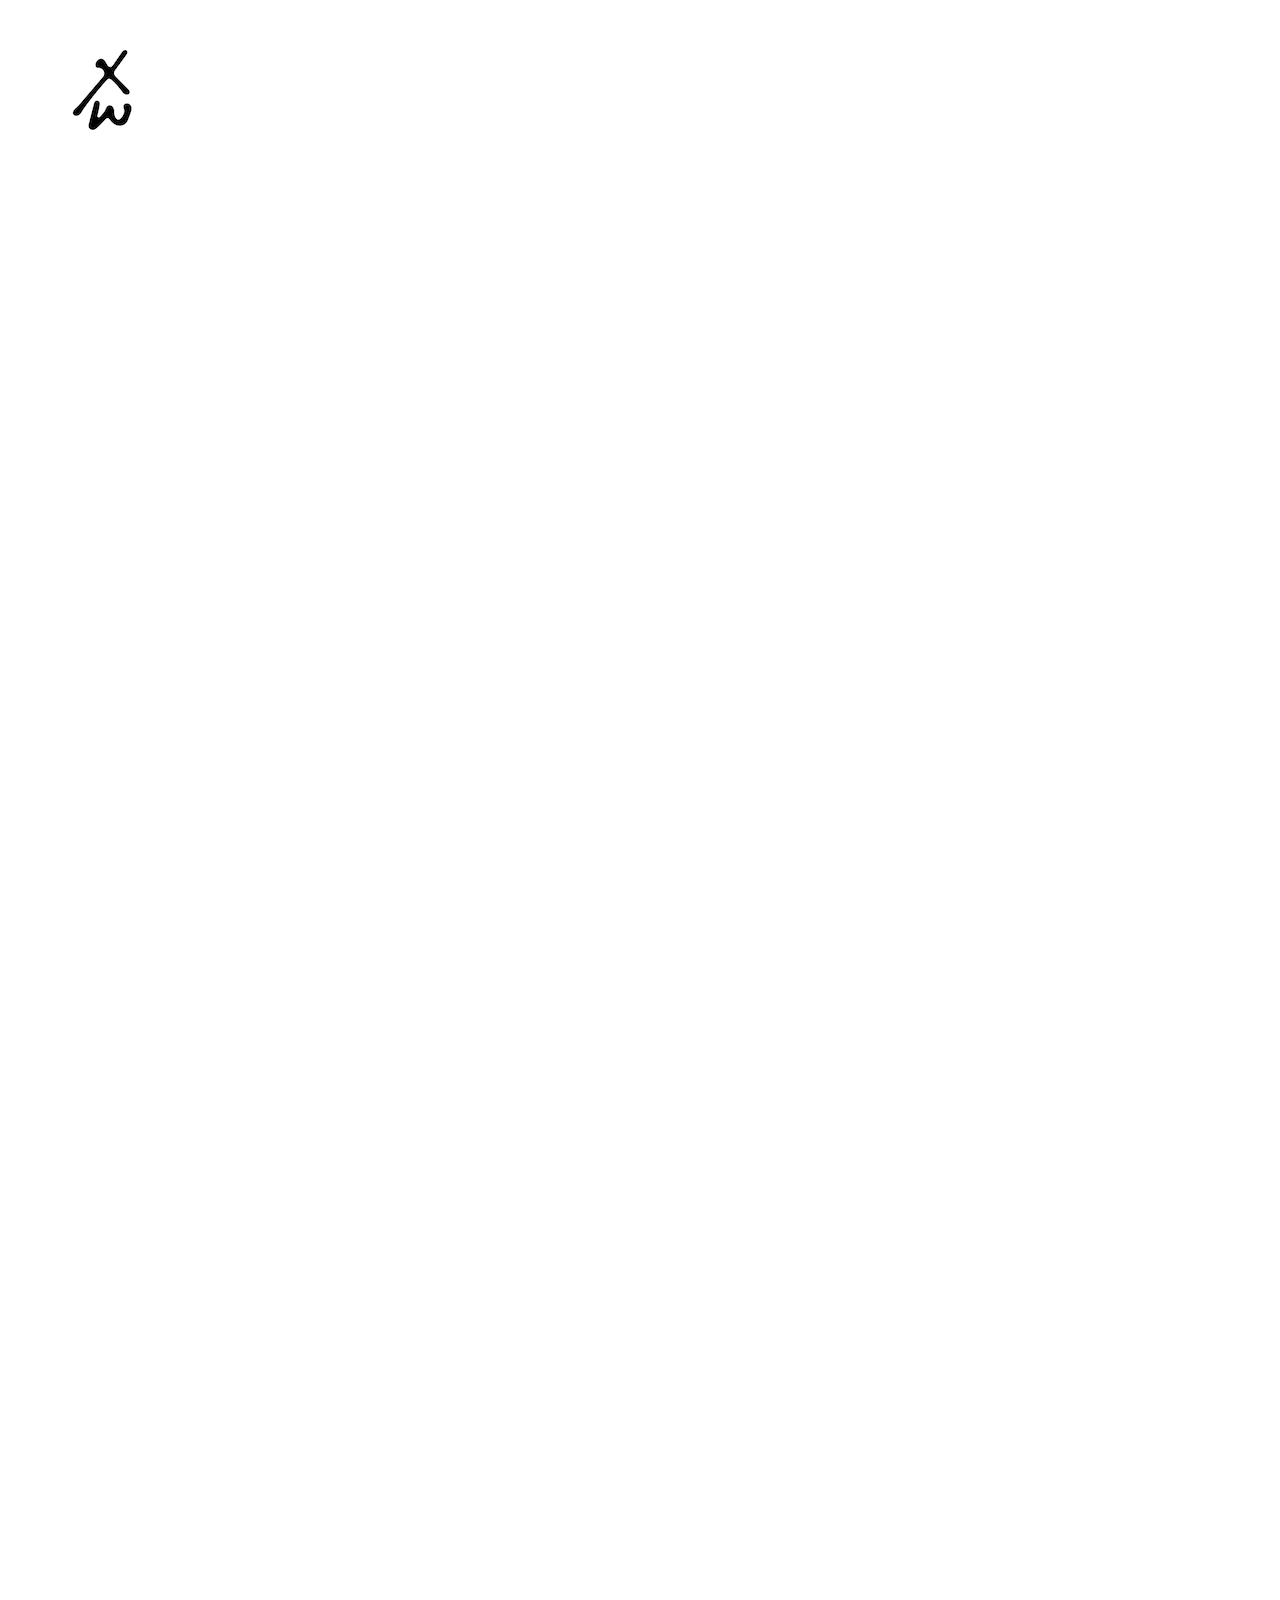
<file: relationship.html>
<!DOCTYPE html>
<!--[if lt IE 7]>      <html class="no-js lt-ie9 lt-ie8 lt-ie7"> <![endif]-->
<!--[if IE 7]>         <html class="no-js lt-ie9 lt-ie8"> <![endif]-->
<!--[if IE 8]>         <html class="no-js lt-ie9"> <![endif]-->
<!--[if gt IE 8]><!--> <html class="no-js"> <!--<![endif]-->
	<head>
	<title>XW: Everything You Want In a Long Distance Relationship</title>
	<meta name="viewport" content="width=device-width, initial-scale=1">

	<link href='https://fonts.googleapis.com/css?family=Roboto+Slab:400,300,700|Roboto:300,400' rel='stylesheet' type='text/css'>
	
	<!-- Animate.css -->
	<link rel="stylesheet" href="css/animate.css">
	<!-- Icomoon Icon Fonts-->
	<link rel="stylesheet" href="css/icomoon.css">
	<!-- Bootstrap  -->
	<link rel="stylesheet" href="css/bootstrap.css">

	<link rel="stylesheet" href="css/style.css">


	<!-- Modernizr JS -->
	<script src="js/modernizr-2.6.2.min.js"></script>
	<!-- FOR IE9 below -->
	<!--[if lt IE 9]>
	<script src="js/respond.min.js"></script>
	<![endif]-->

	</head>
	<body>
	<div class="box-wrap">
		<header role="banner" id="fh5co-header">
			<div class="container">
				<nav class="navbar navbar-default">
					<div class="row">
						<div class="col-md-3">
							<div class="fh5co-navbar-brand">
								<a class="fh5co-logo" href="index.html"><img src="images/logo/xin.png" alt="home"></a>
							</div>
						</div>
					</div>
				</nav>
		  </div>
		</header>
		<!-- END: header -->
		<section id="intro">
			<div class="container">
				<div class="row">
					<div class="col-lg-6 col-lg-offset-3 col-md-8 col-md-offset-2 text-center">
						<div class="intro animate-box">
							<h2>Everything You Want In a Long Distance Relationship</h2>
	
						</div>
					</div>
				</div>
			</div>
		</section>

		<main id="main">
			<div class="container">
				<div class="col-md-8 col-md-offset-2 animate-box">
                	<p>  <img src="images/relationship.jpg" style="width:100%">  </p>
                    
                	<p>This is a project on wearables for Objects and Interactions taught by Marcelo Coelho and Jessica Rosenkrantz. When I think about wearables, I think about interactions with human body. Compared with geographically close relationships, long distance relationships (LDR) lacks exactly this critical component of physical interactions among partners. Thus, my first thought was to make a LDR Simulator wearable to explore what it means to be in a LDR. </p>
                    
                    <p>One feedback I received during the first class critique was that the wearable seemed to reflect both the experience in a LDR and the physical interactions people in LDRs wish they have. In my final iteration, I decided to focus on the latter by improving on the pillow through fabric, shape, and functionality. I changed the fabric to a soft fleece, added flexible aluminum wire inside the arms so they can stay around user’s body. </p>
 
                	<p>The final product ended up being fairly simple to fabricate; it did not involve any electronics. However, there are so many different ways one could interact with this low-tech plush "partner." People were playing with it in all kinds different ways during the final review, so I thought about making a collection of them in different shapes (so they are no longer restricted to the humanoid shape). Imagine going to a cocktail party where everyone brings a plushy buddy! </p>
				    
                    <p><img src="images/class/relationship/sketch.jpg" style="width:100%"></p>
                    <p><img src="images/class/relationship/prototype.png" style="width:100%"></p>
                    <p><img src="images/class/relationship/second.jpg" style="width:100%"></p>
                    <p><img src="images/class/relationship/final.png" style="width:100%"></p>
                    
                
                  
        

				</div>
				<!-- <div class="col-md-4"></div> -->
			</div>
		</main>

	</div>
	<!-- END: box-wrap -->
	
	<!-- jQuery -->
	<script src="js/jquery.min.js"></script>
	<!-- jQuery Easing -->
	<script src="js/jquery.easing.1.3.js"></script>
	<!-- Bootstrap -->
	<script src="js/bootstrap.min.js"></script>
	<!-- Waypoints -->
	<script src="js/jquery.waypoints.min.js"></script>

	<!-- Main JS (Do not remove) -->
	<script src="js/main.js"></script>

	</body>
</html>
</file>
<file: time.html>
<!DOCTYPE html>
<!--[if lt IE 7]>      <html class="no-js lt-ie9 lt-ie8 lt-ie7"> <![endif]-->
<!--[if IE 7]>         <html class="no-js lt-ie9 lt-ie8"> <![endif]-->
<!--[if IE 8]>         <html class="no-js lt-ie9"> <![endif]-->
<!--[if gt IE 8]><!--> <html class="no-js"> <!--<![endif]-->
	<head>
	<title>XW: Materializing Time</title>
	<meta name="viewport" content="width=device-width, initial-scale=1">

	<link href='https://fonts.googleapis.com/css?family=Roboto+Slab:400,300,700|Roboto:300,400' rel='stylesheet' type='text/css'>
	
	<!-- Animate.css -->
	<link rel="stylesheet" href="css/animate.css">
	<!-- Icomoon Icon Fonts-->
	<link rel="stylesheet" href="css/icomoon.css">
	<!-- Bootstrap  -->
	<link rel="stylesheet" href="css/bootstrap.css">

	<link rel="stylesheet" href="css/style.css">


	<!-- Modernizr JS -->
	<script src="js/modernizr-2.6.2.min.js"></script>
	<!-- FOR IE9 below -->
	<!--[if lt IE 9]>
	<script src="js/respond.min.js"></script>
	<![endif]-->

	</head>
	<body>
	<div class="box-wrap">
		<header role="banner" id="fh5co-header">
			<div class="container">
				<nav class="navbar navbar-default">
					<div class="row">
						<div class="col-md-3">
							<div class="fh5co-navbar-brand">
								<a class="fh5co-logo" href="index.html"><img src="images/logo.png" alt="home"></a>
							</div>
						</div>
					</div>
				</nav>
		  </div>
		</header>
		<!-- END: header -->
		<section id="intro">
			<div class="container">
				<div class="row">
					<div class="col-lg-6 col-lg-offset-3 col-md-8 col-md-offset-2 text-center">
						<div class="intro animate-box">
							<h2>Materializing Time</h2>
	
						</div>
					</div>
				</div>
			</div>
		</section>

		<main id="main">
			<div class="container">
				<div class="col-md-8 col-md-offset-2 animate-box">
                	<p>  <img src="images/time.JPG" style="width:100%">  </p>
                    
                	<p><i>“All moments, past, present and future, always have existed, always will exist. The Tralfamadorians can look at all the different moments just that way we can look at a stretch of the Rocky Mountains, for instance. They can see how permanent all the moments are, and they can look at any moment that interests them. It is just an illusion we have here on Earth that one moment follows another one, like beads on a string, and that once a moment is gone it is gone forever.”  </i>– Kurt Vonnegut, Slaughterhouse-Five</p>
                    
                    <p>Inspired by this quotation, I wanted to design a clock that transforms temporary and abstract time when important events happen (e.g. death/birth) into tangible artifacts — a clock that stores all moments. </p>
 
                	<p>  I looked at different traditions, rituals, objects associated important life events: eating eggs dyed red after giving birth, ribbons for baby shower, etc. I liked the idea of sand in hourglass to represent the transience of time, so I decided to design a clock that use white and black sand to represent numbers of births and deaths, respectively, over time. Each day, the clock receives data on number of births and deaths that happened in the world that day. The ratio of these two numbers then determined how much sand is coming out of the jar with white sand and the jar with black sand. For example, if by the end of today, 450,000 babies were born, and 150,000 people passed away, the gate blocking white sand will open three times and the gate blocking black sand will open once, and sand would be dispensed into a glassware of the users’ choice. Over time, the sand pattern provides a visualization of the birth and death statistics. People can take the glassware away as a memento of time. </p>
				    
                    <p><img src="images/time/mockup.jpg" style="width:100%"></p>
                    <p><img src="images/time/gear.gif" style="width:100%"></p>
                    <p><img src="images/time/circuit.JPG" style="width:100%"></p>
                    
                    <p><img src="images/time/closeup.JPG" style="width:100%"></p>
                    <p><img src="images/time/topview.JPG" style="width:100%"></p>
                    <p><img src="images/time/final.jpg" style="width:100%"></p>
                    
                    <p><img src="images/time/single.JPG" style="width:100%"></p>
                    <p><img src="images/time/collection.JPG" style="width:100%"></p>
                    
                    
                  
        

				</div>
				<!-- <div class="col-md-4"></div> -->
			</div>
		</main>

	</div>
	<!-- END: box-wrap -->
	
	<!-- jQuery -->
	<script src="js/jquery.min.js"></script>
	<!-- jQuery Easing -->
	<script src="js/jquery.easing.1.3.js"></script>
	<!-- Bootstrap -->
	<script src="js/bootstrap.min.js"></script>
	<!-- Waypoints -->
	<script src="js/jquery.waypoints.min.js"></script>

	<!-- Main JS (Do not remove) -->
	<script src="js/main.js"></script>

	</body>
</html>
</file>
<file: wood.html>
<!DOCTYPE html>
<!--[if lt IE 7]>      <html class="no-js lt-ie9 lt-ie8 lt-ie7"> <![endif]-->
<!--[if IE 7]>         <html class="no-js lt-ie9 lt-ie8"> <![endif]-->
<!--[if IE 8]>         <html class="no-js lt-ie9"> <![endif]-->
<!--[if gt IE 8]><!--> <html class="no-js"> <!--<![endif]-->
	<head>
	<title>XW: Woodwork</title>
	<meta name="viewport" content="width=device-width, initial-scale=1">

	<link href='https://fonts.googleapis.com/css?family=Roboto+Slab:400,300,700|Roboto:300,400' rel='stylesheet' type='text/css'>
	
	<!-- Animate.css -->
	<link rel="stylesheet" href="css/animate.css">
	<!-- Icomoon Icon Fonts-->
	<link rel="stylesheet" href="css/icomoon.css">
	<!-- Bootstrap  -->
	<link rel="stylesheet" href="css/bootstrap.css">

	<link rel="stylesheet" href="css/style.css">


	<!-- Modernizr JS -->
	<script src="js/modernizr-2.6.2.min.js"></script>
	<!-- FOR IE9 below -->
	<!--[if lt IE 9]>
	<script src="js/respond.min.js"></script>
	<![endif]-->

	</head>
	<body>
	<div class="box-wrap">
		<header role="banner" id="fh5co-header">
			<div class="container">
				<nav class="navbar navbar-default">
					<div class="row">
						<div class="col-md-3">
							<div class="fh5co-navbar-brand">
								<a class="fh5co-logo" href="index.html"><img src="images/logo.png" alt="home"></a>
							</div>
						</div>
					</div>
				</nav>
		  </div>
		</header>
		<!-- END: header -->
		<section id="intro">
			<div class="container">
				<div class="row">
					<div class="col-lg-6 col-lg-offset-3 col-md-8 col-md-offset-2 text-center">
						<div class="intro animate-box">
							<h2>Woodwork: Autoprogettazione and Modular Shelf</h2>
	
						</div>
					</div>
				</div>
			</div>
		</section>

		<main id="main">
			<div class="container">
				<div class="col-md-8 col-md-offset-2 animate-box">
                	<p>  <img src="images/115.jpg" style="width:100%">  </p>
                    
                	<p>For the first project for 4.031 Objects and Interactions, we learned woodworking through making Enzo Mari's Autoprogettazione Q chair. For the design part, being all about flexibility and change, I decided to make a modular shelf that user can reassemble based on needs. As a completely newbie to 3D modeling and woodwork, I was not very precise when it came to making the model and cutting wood. Now I have to deal with the awkward gap between two of the pieces when they come together. It was a good lesson to learn... </p>
                    
                    
                    <p><img src="images/wood/chair1.jpg" style="width:100%"></p>
                    <p><img src="images/wood/chair2.jpg" style="width:100%"></p>
                    <p><img src="images/wood/chair3.jpg" style="width:100%"></p>
                    <p><img src="images/wood/chair4.jpg" style="width:100%"></p>
                    <p><img src="images/wood/shelf.gif" style="width:100%"></p>
                    
                    <p>Modular Shelf for People Afraid of Commitment!</p>
                  
        

				</div>
				<!-- <div class="col-md-4"></div> -->
			</div>
		</main>

	</div>
	<!-- END: box-wrap -->
	
	<!-- jQuery -->
	<script src="js/jquery.min.js"></script>
	<!-- jQuery Easing -->
	<script src="js/jquery.easing.1.3.js"></script>
	<!-- Bootstrap -->
	<script src="js/bootstrap.min.js"></script>
	<!-- Waypoints -->
	<script src="js/jquery.waypoints.min.js"></script>

	<!-- Main JS (Do not remove) -->
	<script src="js/main.js"></script>

	</body>
</html>
</file>
<file: css/clear.css>
html, body, div, span, object, iframe,
h1, h2, h3, h4, h5, h6, p, blockquote, pre,
abbr, address, cite, code,
del, dfn, em, img, ins, kbd, q, samp,
small, strong, sub, sup, var,
b, i, ol, ul, li,
fieldset, form, label, legend,
table, caption, tbody, tfoot, thead, tr, th, td,
article, aside, canvas, details, figcaption, figure, 
footer, header, hgroup, menu, nav, section, summary,
time, mark, audio, video {
    margin:0;
    padding:0;
    border:0;
    outline: none;
    font-size:100%;
    vertical-align:baseline;
    background:transparent;
}

body {
    line-height:1;
}

article,aside,details,figcaption,figure,
footer,header,hgroup,menu,nav,section { 
    display:block;
}

nav ul,ul,ol {
    list-style:none;
}

blockquote, q {
    quotes:none;
}

blockquote:before, blockquote:after,
q:before, q:after {
    content:'';
    content:none;
}

a {
    margin:0;
    padding:0;
    font-size:100%;
	outline: none;
    vertical-align:baseline;
    background:transparent;
}

ins {
    background-color:#ff9;
    color:#000;
    text-decoration:none;
}

mark {
    background-color:#ff9;
    color:#000; 
    font-style:italic;
    font-weight:bold;
}

del {
    text-decoration: line-through;
}

abbr[title], dfn[title] {
    border-bottom:1px dotted;
    cursor:help;
}

table {
    border-collapse:collapse;
    border-spacing:0;
}

hr {
    display:block;
    height:1px;
    border:0;   
    border-top:1px solid #cccccc;
    margin:1em 0;
    padding:0;
}

input, select {
    vertical-align:middle;
}

input:focus, textarea:focus
{
    outline: none;
}
</file>
<file: css/common.css>
.block
{
    display: block;
}
.hidden
{
    display: none;
}
.clear
{
    clear: both;
}
.left
{
    float: left;
}
.right
{
    float: right;
}
.line-height
{
    line-height: 0;
}
.clear-right
{
    clear: right;
}
.clear-left
{
    clear: left;
}
.center-relative
{
    margin-left: auto;
    margin-right: auto;
}
.center-absolute
{
    left: 50%;
}
.center-text
{
    text-align: center !important;
}
.text-left
{
    text-align: left;
}
.text-right
{
    text-align: right;
}
.absolute
{
    position: absolute;
}
.fixed
{
    position: fixed;
}
.relative
{
    position: relative;
}
.margin-0, .margin-0 img
{
    margin: 0 !important;
    line-height: 0;
}
.top-0
{
    margin-top: 0 !important;
}
.top-5
{
    margin-top: 5px !important;	
}
.top-10
{
    margin-top: 10px;	
}
.top-15
{
    margin-top: 15px;	
}
.top-20
{
    margin-top: 20px;
}
.top-25
{
    margin-top: 25px;	
}
.top-30
{
    margin-top: 30px;	
}
.top-50
{
    margin-top: 50px;	
}
.top-60
{
    margin-top: 60px;	
}
.top-70
{
    margin-top: 70px;	
}
.top-75
{
    margin-top: 75px;	
}
.top-80
{
    margin-top: 80px;
}
.top-100
{
    margin-top: 100px;	
}
.top-105
{
    margin-top: 105px;	
}
.top-120
{
    margin-top: 120px;
}
.top-150
{
    margin-top: 150px;	
}
.top-200
{
    margin-top: 200px;	
}
.top-negative-30
{
    margin-top: -30px;
}
.left-35
{
    margin-left:35px;
}
.right-35
{
    margin-right:35px;
}
.bottom-0
{
    margin-bottom: 0 !important;
}
.bottom-10
{
    margin-bottom: 10px !important;
}
.bottom-20
{
    margin-bottom: 20px !important;
}
.bottom-25
{
    margin-bottom: 25px !important;
}
.bottom-30
{
    margin-bottom: 30px !important;
}
.bottom-50
{
    margin-bottom: 50px !important;
}
.bottom-100
{
    margin-bottom: 100px !important;
}
.bottom-150
{
    margin-bottom: 150px !important;
}
.bottom-200
{
    margin-bottom: 200px !important;
}
.width-25
{
    width: 25%;
}
.width-50
{
    width: 50%;
}
.width-75
{
    width: 75%;
}
.width-85
{
    width: 85%;
}
.width-100
{
    width: 100%;
}
blockquote
{
    border-left: 10px solid #FD3137;
    padding-left: 60px;
    margin-top: 50px;
    margin-bottom: 50px;
    font-family: 'Montserrat', sans-serif, Arial;
    font-size: 24px;
    line-height: 44px;
    color: #b5b5b5;
}
blockquote.inline-blockquote
{
    width: 480px;
    float: left;
    margin-left: -178px;
    margin-right: 100px; 
}
.wrap-blockquote
{
    display: inline;
}
address
{
    font-size: 32px;
    line-height: 50px;
    font-style: normal;
}
iframe
{
    width: 100%;
}
a.button
{
    display: inline-block;
    color: #FD3137;
    border: 3px solid #FD3137;
    text-align: center;
    padding: 15px 40px;
    cursor: pointer;
    margin-bottom: 25px;
    vertical-align: middle;
    text-decoration: none;
}
a.button:active
{
    position: relative;
    top: 1px;	
}
a.button:hover
{
    color: white;
    background-color: #FD3137;
}
h1,h2,h3,h4,h5,h6
{
    padding: 20px 0;
}
h1
{
    font-size: 38px;
    line-height: 38px;    
}
h2
{
    font-size: 34px;    
    line-height: 34px;    
}
h3
{
    font-size: 32px;  
    line-height: 32px;    
}
h4
{
    font-size: 30px;    
}
h5
{
    font-size: 28px;   
}
h6
{
    font-size: 26px;    
}
em
{
    font-style: italic;
}
ol
{
    list-style-type: decimal;
}
pre
{
    word-wrap: break-word;
}
.single-content table, .single-content th, .single-content td, .page-content table, .page-content th, .page-content td
{
    border:1px solid black;
    padding: 10px;
    vertical-align: middle;
}
sup
{
    vertical-align: super;
    font-size: smaller;
}
sub
{
    vertical-align: sub;
    font-size: smaller;
}
.single-content ol
{
    display: block;
    list-style-type: decimal;
    margin: 0 0 14px 17px;
}
.single-content ul
{
    display: block;
    list-style-type: disc;
    margin: 0 0 14px 17px;
}

/* COLUMNS */

.one,  .one_half,  .one_third,  .two_third,  .three_fourth, 
.one_fourth{
    margin-right: 200px;
    float: left;
    position: relative;
    margin-bottom: 30px;
}
.last{
    margin-right: 0 !important;
    clear: right;
}
.one{
    float: none;
    display: block;
    clear: both;
    margin-right: 0;
}
.one_half{
    width: 565px;
}
.one_third{
    width: 310px;
}
.two_third{
    width: 820px;
}
.one_fourth{
    width: 182px;
}
.three_fourth{
    width: 948px;
}
.one img,  .one_half img,  .one_third img,  .two_third img, 
.three_fourth img,  .one_fourth img{
    max-width: 100%;
    height: auto;
    max-height: 100%;
    width: auto;	
}

.one_half.margin-0{
    width: 50%;
}
.one_third.margin-0{
    width: 33.333333333%;
}
.two_third.margin-0{
    width: 66.666666666%;
}
.one_fourth.margin-0{
    width: 25%;
}
.three_fourth.margin-0{
    width: 75%;
}

/* MENU */

/* Mobile first layout SmartMenus Core CSS (it's not recommended editing these rules)
   You need this once per page no matter how many menu trees or different themes you use.
-------------------------------------------------------------------------------------------*/

.sm,.sm ul,.sm li{display:block;list-style:none;margin:0;padding:0;line-height:normal;direction:ltr;-webkit-tap-highlight-color:rgba(0,0,0,0);}
.sm-rtl,.sm-rtl ul,.sm-rtl li{direction:rtl;text-align:right;}
.sm>li>h1,.sm>li>h2,.sm>li>h3,.sm>li>h4,.sm>li>h5,.sm>li>h6{margin:0;padding:0;}
.sm ul{display:none;}
.sm li,.sm a{position:relative;}
.sm a{display:block;}
.sm a.disabled{cursor:not-allowed;}
.sm:after{content:"\00a0";display:block;height:0;font:0px/0 serif;clear:both;visibility:hidden;overflow:hidden;}
.sm,.sm *,.sm *:before,.sm *:after{-moz-box-sizing:border-box;-webkit-box-sizing:border-box;box-sizing:border-box;}




/* WP DEFAULT CLASSES */

.alignnone {
    margin: 5px 20px 20px 0;
}

.aligncenter,
div.aligncenter {
    display: block;
    margin: 5px auto 5px auto;
}

.alignright {
    float:right;
    margin: 5px 0 20px 20px;
}

.alignleft {
    float: left;
    margin: 5px 20px 20px 0;
}

.aligncenter {
    display: block;
    margin: 5px auto 5px auto;
}

a img.alignright {
    float: right;
    margin: 5px 0 20px 20px;
}

a img.alignnone {
    margin: 20px 0px;
}

a img.alignleft {
    float: left;
    margin: 5px 20px 20px 0;
}

a img.aligncenter {
    display: block;
    margin-left: auto;
    margin-right: auto
}

.wp-caption {
    max-width: 100%;
}

.wp-caption.alignnone {
    margin: 20px 0px;
}

.wp-caption.alignleft {
    margin: 5px 20px 20px 0;
    text-align: left;
}

.wp-caption.alignright {
    margin: 5px 0 20px 20px;
    text-align: right;
}

.wp-caption img {
    width: auto;
    height: auto;
    max-width: 100%;
    max-height: 100%;
}

.wp-caption p.wp-caption-text {
    font-size: 11px;
    line-height: 17px;
    margin: 0;
    padding: 0 4px 5px;
    text-align: right;
}
.gallery-caption
{
    font-size: 100%;
}
.bypostauthor
{
    font-size: 100%;
}
/* Text meant only for screen readers. */
.screen-reader-text {
	clip: rect(1px, 1px, 1px, 1px);
	position: absolute !important;
	height: 1px;
	width: 1px;
	overflow: hidden;
}

.screen-reader-text:focus {
	background-color: #f1f1f1;
	border-radius: 3px;
	box-shadow: 0 0 2px 2px rgba(0, 0, 0, 0.6);
	clip: auto !important;
	color: #21759b;
	display: block;
	font-size: 14px;
	font-size: 0.875rem;
	font-weight: bold;
	height: auto;
	left: 5px;
	line-height: normal;
	padding: 15px 23px 14px;
	text-decoration: none;
	top: 5px;
	width: auto;
	z-index: 100000; /* Above WP toolbar. */
}
</file>
<file: css/carouFredSel.css>
.list_carousel.responsive {	
	margin-left: 0;
	width: 91%;
}
.list_carousel ul {
	margin: 0;
	padding: 0;
	list-style: none;
	display: block;
}
.list_carousel li {
	text-align: center;		
	padding: 0;
	display: block;
	float: left;
	position: relative;
}	
.list_carousel li img{
	width: 100% !important;
	height: auto !important;
	max-width: none !important;
	max-height: none !important;
}
a.image_slider_prev{background-image: url(../images/navigation_arrows_left.png); width: 105px; height: 90px; z-index: 2;}
a.image_slider_prev:hover{background-position: 0 -90px;}
a.image_slider_next{background-image: url(../images/navigation_arrows_right.png); width: 105px; height: 90px; z-index: 2;}
a.image_slider_next:hover{background-position: 0 -90px;}
.carousel_pagination {margin-top: 50px; margin-bottom: 50px; margin-left: 160px;}
.carousel_pagination a {margin: 0 0 0 5px; float: left;}
.carousel_pagination a:first-child {margin: 0;}
.carousel_pagination a {width: 25px; height: 10px; display: block; cursor: pointer; text-indent: -9999px;}
.caroufredsel_wrapper{z-index: 1 !important; margin-top: 0 !important; margin-left: 0 !important;}
</file>
<file: css/prettyPhoto.css>
/* ------------------------------------------------------------------------
        This you can edit.
------------------------------------------------------------------------- */

/* ----------------------------------
        Default Theme
----------------------------------- */

div.pp_default .pp_top,
div.pp_default .pp_top .pp_middle,
div.pp_default .pp_top .pp_left,
div.pp_default .pp_top .pp_right,
div.pp_default .pp_bottom,
div.pp_default .pp_bottom .pp_left,
div.pp_default .pp_bottom .pp_middle,
div.pp_default .pp_bottom .pp_right { height: 13px; }

div.pp_default .pp_content .ppt { color: #f8f8f8; }
div.pp_default .pp_content_container .pp_left { padding-left: 13px; }
div.pp_default .pp_content_container .pp_right { padding-right: 13px; }
/*div.pp_default .pp_content { background-color: #fff; }*/
div.pp_default .pp_next:hover { background: url(../images/prettyPhoto/default/sprite_next.png) center right  no-repeat; cursor: pointer; } /* Next button */
div.pp_default .pp_previous:hover { background: url(../images/prettyPhoto/default/sprite_prev.png) center left no-repeat; cursor: pointer; } /* Previous button */
div.pp_default .pp_expand { background: url(../images/prettyPhoto/default/sprite.png) 0 -29px no-repeat; cursor: pointer; width: 28px; height: 28px; } /* Expand button */
div.pp_default .pp_expand:hover { background: url(../images/prettyPhoto/default/sprite.png) 0 -56px no-repeat; cursor: pointer; } /* Expand button hover */
div.pp_default .pp_contract { background: url(../images/prettyPhoto/default/sprite.png) 0 -84px no-repeat; cursor: pointer; width: 28px; height: 28px; } /* Contract button */
div.pp_default .pp_contract:hover { background: url(../images/prettyPhoto/default/sprite.png) 0 -113px no-repeat; cursor: pointer; } /* Contract button hover */
div.pp_default .pp_close { width: 30px; height: 30px; background: url(../images/prettyPhoto/default/sprite.png) 2px 1px no-repeat; cursor: pointer; } /* Close button */
div.pp_default #pp_full_res .pp_inline { color: #000; background-color: white; padding: 30px; } 
.pp_inline img {max-width: 100%; max-height: 100%; width: auto; height: auto;}
div.pp_default .pp_gallery ul li a { background: url(../images/prettyPhoto/default/default_thumb.png) center center #f8f8f8; border:1px solid #aaa; }
div.pp_default .pp_gallery ul li a:hover,
div.pp_default .pp_gallery ul li.selected a { border-color: #fff; }
div.pp_default .pp_social { margin-top: 7px;}

div.pp_default .pp_gallery a.pp_arrow_previous,
div.pp_default .pp_gallery a.pp_arrow_next { position: static; left: auto; }
div.pp_default .pp_nav .pp_play,
div.pp_default .pp_nav .pp_pause { background: url(../images/prettyPhoto/default/sprite.png) -51px 1px no-repeat; height:30px; width:30px; }
div.pp_default .pp_nav .pp_pause { background-position: -51px -29px; }
div.pp_default .pp_details { position: relative; }
div.pp_default a.pp_arrow_previous,
div.pp_default a.pp_arrow_next { background: url(../images/prettyPhoto/default/sprite.png) -31px -3px no-repeat; height: 20px; margin: 4px 0 0 0; width: 20px; }
div.pp_default a.pp_arrow_next { left: 52px; background-position: -82px -3px; } /* The next arrow in the bottom nav */
div.pp_default .pp_content_container .pp_details { margin-top: 5px; }
div.pp_default .pp_nav { clear: none; height: 30px; width: 110px; position: relative; }
div.pp_default .pp_nav .currentTextHolder{ font-family: Georgia; font-style: italic; color:#999; font-size: 11px; left: 75px; line-height: 25px; margin: 0; padding: 0 0 0 10px; position: absolute; top: 2px; }

div.pp_default .pp_close:hover, div.pp_default .pp_nav .pp_play:hover, div.pp_default .pp_nav .pp_pause:hover, div.pp_default .pp_arrow_next:hover, div.pp_default .pp_arrow_previous:hover { opacity:0.7; }

div.pp_default .pp_description{ font-size: 11px; font-weight: bold; line-height: 14px; margin: 5px 50px 5px 0; }


div.pp_default .pp_loaderIcon { background: url(../images/prettyPhoto/default/loader.gif) center center no-repeat; background-color: white;} /* Loader icon */


/* ----------------------------------
        Light Rounded Theme
----------------------------------- */


div.light_rounded .pp_top .pp_left { background: url(../images/prettyPhoto/light_rounded/sprite.png) -88px -53px no-repeat; } /* Top left corner */
div.light_rounded .pp_top .pp_middle { background: #fff; } /* Top pattern/color */
div.light_rounded .pp_top .pp_right { background: url(../images/prettyPhoto/light_rounded/sprite.png) -110px -53px no-repeat; } /* Top right corner */

div.light_rounded .pp_content .ppt { color: #000; }
div.light_rounded .pp_content_container .pp_left,
div.light_rounded .pp_content_container .pp_right { background: #fff; }
div.light_rounded .pp_content { background-color: #fff; } /* Content background */
div.light_rounded .pp_next:hover { background: url(../images/prettyPhoto/light_rounded/btnNext.png) center right  no-repeat; cursor: pointer; } /* Next button */
div.light_rounded .pp_previous:hover { background: url(../images/prettyPhoto/light_rounded/btnPrevious.png) center left no-repeat; cursor: pointer; } /* Previous button */
div.light_rounded .pp_expand { background: url(../images/prettyPhoto/light_rounded/sprite.png) -31px -26px no-repeat; cursor: pointer; } /* Expand button */
div.light_rounded .pp_expand:hover { background: url(../images/prettyPhoto/light_rounded/sprite.png) -31px -47px no-repeat; cursor: pointer; } /* Expand button hover */
div.light_rounded .pp_contract { background: url(../images/prettyPhoto/light_rounded/sprite.png) 0 -26px no-repeat; cursor: pointer; } /* Contract button */
div.light_rounded .pp_contract:hover { background: url(../images/prettyPhoto/light_rounded/sprite.png) 0 -47px no-repeat; cursor: pointer; } /* Contract button hover */
div.light_rounded .pp_close { width: 75px; height: 22px; background: url(../images/prettyPhoto/light_rounded/sprite.png) -1px -1px no-repeat; cursor: pointer; } /* Close button */
div.light_rounded .pp_details { position: relative; }
div.light_rounded .pp_description { margin-right: 85px; }
div.light_rounded #pp_full_res .pp_inline { color: #000; } 
div.light_rounded .pp_gallery a.pp_arrow_previous,
div.light_rounded .pp_gallery a.pp_arrow_next { margin-top: 12px !important; }
div.light_rounded .pp_nav .pp_play { background: url(../images/prettyPhoto/light_rounded/sprite.png) -1px -100px no-repeat; height: 15px; width: 14px; }
div.light_rounded .pp_nav .pp_pause { background: url(../images/prettyPhoto/light_rounded/sprite.png) -24px -100px no-repeat; height: 15px; width: 14px; }

div.light_rounded .pp_arrow_previous { background: url(../images/prettyPhoto/light_rounded/sprite.png) 0 -71px no-repeat; } /* The previous arrow in the bottom nav */
div.light_rounded .pp_arrow_previous.disabled { background-position: 0 -87px; cursor: default; }
div.light_rounded .pp_arrow_next { background: url(../images/prettyPhoto/light_rounded/sprite.png) -22px -71px no-repeat; } /* The next arrow in the bottom nav */
div.light_rounded .pp_arrow_next.disabled { background-position: -22px -87px; cursor: default; }

div.light_rounded .pp_bottom .pp_left { background: url(../images/prettyPhoto/light_rounded/sprite.png) -88px -80px no-repeat; } /* Bottom left corner */
div.light_rounded .pp_bottom .pp_middle { background: #fff; } /* Bottom pattern/color */
div.light_rounded .pp_bottom .pp_right { background: url(../images/prettyPhoto/light_rounded/sprite.png) -110px -80px no-repeat; } /* Bottom right corner */

div.light_rounded .pp_loaderIcon { background: url(../images/prettyPhoto/light_rounded/loader.gif) center center no-repeat; } /* Loader icon */

/* ----------------------------------
        Dark Rounded Theme
----------------------------------- */

div.dark_rounded .pp_top .pp_left { background: url(../images/prettyPhoto/dark_rounded/sprite.png) -88px -53px no-repeat; } /* Top left corner */
div.dark_rounded .pp_top .pp_middle { background: url(../images/prettyPhoto/dark_rounded/contentPattern.png) top left repeat; } /* Top pattern/color */
div.dark_rounded .pp_top .pp_right { background: url(../images/prettyPhoto/dark_rounded/sprite.png) -110px -53px no-repeat; } /* Top right corner */

div.dark_rounded .pp_content_container .pp_left { background: url(../images/prettyPhoto/dark_rounded/contentPattern.png) top left repeat-y; } /* Left Content background */
div.dark_rounded .pp_content_container .pp_right { background: url(../images/prettyPhoto/dark_rounded/contentPattern.png) top right repeat-y; } /* Right Content background */
div.dark_rounded .pp_content { background: url(../images/prettyPhoto/dark_rounded/contentPattern.png) top left repeat; } /* Content background */
div.dark_rounded .pp_next:hover { background: url(../images/prettyPhoto/dark_rounded/btnNext.png) center right  no-repeat; cursor: pointer; } /* Next button */
div.dark_rounded .pp_previous:hover { background: url(../images/prettyPhoto/dark_rounded/btnPrevious.png) center left no-repeat; cursor: pointer; } /* Previous button */
div.dark_rounded .pp_expand { background: url(../images/prettyPhoto/dark_rounded/sprite.png) -31px -26px no-repeat; cursor: pointer; } /* Expand button */
div.dark_rounded .pp_expand:hover { background: url(../images/prettyPhoto/dark_rounded/sprite.png) -31px -47px no-repeat; cursor: pointer; } /* Expand button hover */
div.dark_rounded .pp_contract { background: url(../images/prettyPhoto/dark_rounded/sprite.png) 0 -26px no-repeat; cursor: pointer; } /* Contract button */
div.dark_rounded .pp_contract:hover { background: url(../images/prettyPhoto/dark_rounded/sprite.png) 0 -47px no-repeat; cursor: pointer; } /* Contract button hover */
div.dark_rounded .pp_close { width: 75px; height: 22px; background: url(../images/prettyPhoto/dark_rounded/sprite.png) -1px -1px no-repeat; cursor: pointer; } /* Close button */
div.dark_rounded .pp_details { position: relative; }
div.dark_rounded .pp_description { margin-right: 85px; }
div.dark_rounded .currentTextHolder { color: #c4c4c4; }
div.dark_rounded .pp_description { color: #fff; }
div.dark_rounded #pp_full_res .pp_inline { color: #fff; }
div.dark_rounded .pp_gallery a.pp_arrow_previous,
div.dark_rounded .pp_gallery a.pp_arrow_next { margin-top: 12px !important; }
div.dark_rounded .pp_nav .pp_play { background: url(../images/prettyPhoto/dark_rounded/sprite.png) -1px -100px no-repeat; height: 15px; width: 14px; }
div.dark_rounded .pp_nav .pp_pause { background: url(../images/prettyPhoto/dark_rounded/sprite.png) -24px -100px no-repeat; height: 15px; width: 14px; }

div.dark_rounded .pp_arrow_previous { background: url(../images/prettyPhoto/dark_rounded/sprite.png) 0 -71px no-repeat; } /* The previous arrow in the bottom nav */
div.dark_rounded .pp_arrow_previous.disabled { background-position: 0 -87px; cursor: default; }
div.dark_rounded .pp_arrow_next { background: url(../images/prettyPhoto/dark_rounded/sprite.png) -22px -71px no-repeat; } /* The next arrow in the bottom nav */
div.dark_rounded .pp_arrow_next.disabled { background-position: -22px -87px; cursor: default; }

div.dark_rounded .pp_bottom .pp_left { background: url(../images/prettyPhoto/dark_rounded/sprite.png) -88px -80px no-repeat; } /* Bottom left corner */
div.dark_rounded .pp_bottom .pp_middle { background: url(../images/prettyPhoto/dark_rounded/contentPattern.png) top left repeat; } /* Bottom pattern/color */
div.dark_rounded .pp_bottom .pp_right { background: url(../images/prettyPhoto/dark_rounded/sprite.png) -110px -80px no-repeat; } /* Bottom right corner */

div.dark_rounded .pp_loaderIcon { background: url(../images/prettyPhoto/dark_rounded/loader.gif) center center no-repeat; } /* Loader icon */


/* ----------------------------------
        Dark Square Theme
----------------------------------- */

div.dark_square .pp_left ,
div.dark_square .pp_middle,
div.dark_square .pp_right,
div.dark_square .pp_content { background: #000; }

div.dark_square .currentTextHolder { color: #c4c4c4; }
div.dark_square .pp_description { color: #fff; }
div.dark_square .pp_loaderIcon { background: url(../images/prettyPhoto/dark_square/loader.gif) center center no-repeat; } /* Loader icon */

div.dark_square .pp_expand { background: url(../images/prettyPhoto/dark_square/sprite.png) -31px -26px no-repeat; cursor: pointer; } /* Expand button */
div.dark_square .pp_expand:hover { background: url(../images/prettyPhoto/dark_square/sprite.png) -31px -47px no-repeat; cursor: pointer; } /* Expand button hover */
div.dark_square .pp_contract { background: url(../images/prettyPhoto/dark_square/sprite.png) 0 -26px no-repeat; cursor: pointer; } /* Contract button */
div.dark_square .pp_contract:hover { background: url(../images/prettyPhoto/dark_square/sprite.png) 0 -47px no-repeat; cursor: pointer; } /* Contract button hover */
div.dark_square .pp_close { width: 75px; height: 22px; background: url(../images/prettyPhoto/dark_square/sprite.png) -1px -1px no-repeat; cursor: pointer; } /* Close button */
div.dark_square .pp_details { position: relative; }
div.dark_square .pp_description { margin: 0 85px 0 0; }
div.dark_square #pp_full_res .pp_inline { color: #fff; }
div.dark_square .pp_gallery a.pp_arrow_previous,
div.dark_square .pp_gallery a.pp_arrow_next { margin-top: 12px !important; }
div.dark_square .pp_nav { clear: none; }
div.dark_square .pp_nav .pp_play { background: url(../images/prettyPhoto/dark_square/sprite.png) -1px -100px no-repeat; height: 15px; width: 14px; }
div.dark_square .pp_nav .pp_pause { background: url(../images/prettyPhoto/dark_square/sprite.png) -24px -100px no-repeat; height: 15px; width: 14px; }

div.dark_square .pp_arrow_previous { background: url(../images/prettyPhoto/dark_square/sprite.png) 0 -71px no-repeat; } /* The previous arrow in the bottom nav */
div.dark_square .pp_arrow_previous.disabled { background-position: 0 -87px; cursor: default; }
div.dark_square .pp_arrow_next { background: url(../images/prettyPhoto/dark_square/sprite.png) -22px -71px no-repeat; } /* The next arrow in the bottom nav */
div.dark_square .pp_arrow_next.disabled { background-position: -22px -87px; cursor: default; }

div.dark_square .pp_next:hover { background: url(../images/prettyPhoto/dark_square/btnNext.png) center right  no-repeat; cursor: pointer; } /* Next button */
div.dark_square .pp_previous:hover { background: url(../images/prettyPhoto/dark_square/btnPrevious.png) center left no-repeat; cursor: pointer; } /* Previous button */


/* ----------------------------------
        Light Square Theme
----------------------------------- */

div.light_square .pp_left ,
div.light_square .pp_middle,
div.light_square .pp_right,
div.light_square .pp_content { background: #fff; }

div.light_square .pp_content .ppt { color: #000; }
div.light_square .pp_expand { background: url(../images/prettyPhoto/light_square/sprite.png) -31px -26px no-repeat; cursor: pointer; } /* Expand button */
div.light_square .pp_expand:hover { background: url(../images/prettyPhoto/light_square/sprite.png) -31px -47px no-repeat; cursor: pointer; } /* Expand button hover */
div.light_square .pp_contract { background: url(../images/prettyPhoto/light_square/sprite.png) 0 -26px no-repeat; cursor: pointer; } /* Contract button */
div.light_square .pp_contract:hover { background: url(../images/prettyPhoto/light_square/sprite.png) 0 -47px no-repeat; cursor: pointer; } /* Contract button hover */
div.light_square .pp_close { width: 75px; height: 22px; background: url(../images/prettyPhoto/light_square/sprite.png) -1px -1px no-repeat; cursor: pointer; } /* Close button */
div.light_square .pp_details { position: relative; }
div.light_square .pp_description { margin-right: 85px; }
div.light_square #pp_full_res .pp_inline { color: #000; }
div.light_square .pp_gallery a.pp_arrow_previous,
div.light_square .pp_gallery a.pp_arrow_next { margin-top: 12px !important; }
div.light_square .pp_nav .pp_play { background: url(../images/prettyPhoto/light_square/sprite.png) -1px -100px no-repeat; height: 15px; width: 14px; }
div.light_square .pp_nav .pp_pause { background: url(../images/prettyPhoto/light_square/sprite.png) -24px -100px no-repeat; height: 15px; width: 14px; }

div.light_square .pp_arrow_previous { background: url(../images/prettyPhoto/light_square/sprite.png) 0 -71px no-repeat; } /* The previous arrow in the bottom nav */
div.light_square .pp_arrow_previous.disabled { background-position: 0 -87px; cursor: default; }
div.light_square .pp_arrow_next { background: url(../images/prettyPhoto/light_square/sprite.png) -22px -71px no-repeat; } /* The next arrow in the bottom nav */
div.light_square .pp_arrow_next.disabled { background-position: -22px -87px; cursor: default; }

div.light_square .pp_next:hover { background: url(../images/prettyPhoto/light_square/btnNext.png) center right  no-repeat; cursor: pointer; } /* Next button */
div.light_square .pp_previous:hover { background: url(../images/prettyPhoto/light_square/btnPrevious.png) center left no-repeat; cursor: pointer; } /* Previous button */

div.light_square .pp_loaderIcon { background: url(../images/prettyPhoto/light_rounded/loader.gif) center center no-repeat; } /* Loader icon */


/* ----------------------------------
        Facebook style Theme
----------------------------------- */

div.facebook .pp_top .pp_left { background: url(../images/prettyPhoto/facebook/sprite.png) -88px -53px no-repeat; } /* Top left corner */
div.facebook .pp_top .pp_middle { background: url(../images/prettyPhoto/facebook/contentPatternTop.png) top left repeat-x; } /* Top pattern/color */
div.facebook .pp_top .pp_right { background: url(../images/prettyPhoto/facebook/sprite.png) -110px -53px no-repeat; } /* Top right corner */

div.facebook .pp_content .ppt { color: #000; }
div.facebook .pp_content_container .pp_left { background: url(../images/prettyPhoto/facebook/contentPatternLeft.png) top left repeat-y; } /* Content background */
div.facebook .pp_content_container .pp_right { background: url(../images/prettyPhoto/facebook/contentPatternRight.png) top right repeat-y; } /* Content background */
div.facebook .pp_content { background: #fff; } /* Content background */
div.facebook .pp_expand { background: url(../images/prettyPhoto/facebook/sprite.png) -31px -26px no-repeat; cursor: pointer; } /* Expand button */
div.facebook .pp_expand:hover { background: url(../images/prettyPhoto/facebook/sprite.png) -31px -47px no-repeat; cursor: pointer; } /* Expand button hover */
div.facebook .pp_contract { background: url(../images/prettyPhoto/facebook/sprite.png) 0 -26px no-repeat; cursor: pointer; } /* Contract button */
div.facebook .pp_contract:hover { background: url(../images/prettyPhoto/facebook/sprite.png) 0 -47px no-repeat; cursor: pointer; } /* Contract button hover */
div.facebook .pp_close { width: 22px; height: 22px; background: url(../images/prettyPhoto/facebook/sprite.png) -1px -1px no-repeat; cursor: pointer; } /* Close button */
div.facebook .pp_details { position: relative; }
div.facebook .pp_description { margin: 0 37px 0 0; }
div.facebook #pp_full_res .pp_inline { color: #000; } 
div.facebook .pp_loaderIcon { background: url(../images/prettyPhoto/facebook/loader.gif) center center no-repeat; } /* Loader icon */

div.facebook .pp_arrow_previous { background: url(../images/prettyPhoto/facebook/sprite.png) 0 -71px no-repeat; height: 22px; margin-top: 0; width: 22px; } /* The previous arrow in the bottom nav */
div.facebook .pp_arrow_previous.disabled { background-position: 0 -96px; cursor: default; }
div.facebook .pp_arrow_next { background: url(../images/prettyPhoto/facebook/sprite.png) -32px -71px no-repeat; height: 22px; margin-top: 0; width: 22px; } /* The next arrow in the bottom nav */
div.facebook .pp_arrow_next.disabled { background-position: -32px -96px; cursor: default; }
div.facebook .pp_nav { margin-top: 0; }
div.facebook .pp_nav p { font-size: 15px; padding: 0 3px 0 4px; }
div.facebook .pp_nav .pp_play { background: url(../images/prettyPhoto/facebook/sprite.png) -1px -123px no-repeat; height: 22px; width: 22px; }
div.facebook .pp_nav .pp_pause { background: url(../images/prettyPhoto/facebook/sprite.png) -32px -123px no-repeat; height: 22px; width: 22px; }

div.facebook .pp_next:hover { background: url(../images/prettyPhoto/facebook/btnNext.png) center right no-repeat; cursor: pointer; } /* Next button */
div.facebook .pp_previous:hover { background: url(../images/prettyPhoto/facebook/btnPrevious.png) center left no-repeat; cursor: pointer; } /* Previous button */

div.facebook .pp_bottom .pp_left { background: url(../images/prettyPhoto/facebook/sprite.png) -88px -80px no-repeat; } /* Bottom left corner */
div.facebook .pp_bottom .pp_middle { background: url(../images/prettyPhoto/facebook/contentPatternBottom.png) top left repeat-x; } /* Bottom pattern/color */
div.facebook .pp_bottom .pp_right { background: url(../images/prettyPhoto/facebook/sprite.png) -110px -80px no-repeat; } /* Bottom right corner */


/* ------------------------------------------------------------------------
        DO NOT CHANGE
------------------------------------------------------------------------- */

div.pp_pic_holder a:focus { outline:none; }

div.pp_overlay {
    background: #000;
    display: none;
    left: 0;
    position: absolute;
    top: 0;
    width: 100%;
    z-index: 9999;
}

div.pp_pic_holder {
    display: none;
    position: absolute;
    width: 100px;
    z-index: 10000;
}


.pp_top {
    height: 20px;
    position: relative;
}
* html .pp_top { padding: 0 20px; }

.pp_top .pp_left {
    height: 20px;
    left: 0;
    position: absolute;
    width: 20px;
}
.pp_top .pp_middle {
    height: 20px;
    left: 20px;
    position: absolute;
    right: 20px;
}
* html .pp_top .pp_middle {
    left: 0;
    position: static;
}

.pp_top .pp_right {
    height: 20px;
    left: auto;
    position: absolute;
    right: 0;
    top: 0;
    width: 20px;
}

.pp_content { height: 40px; min-width: 40px; }
* html .pp_content { width: 40px; }

.pp_fade { display: none; }

.pp_content_container {
    position: relative;
    text-align: left;
    width: 100%;
}

.pp_content_container .pp_left { padding-left: 20px; }
.pp_content_container .pp_right { padding-right: 20px; }

.pp_content_container .pp_details {
    float: left;
    margin: 10px 0 2px 0;
}
.pp_description {
    display: none;
    margin: 0;
}

.pp_social { float: left; margin: 0; }
.pp_social .facebook { float: left; margin-left: 5px; width: 55px; overflow: hidden; }
.pp_social .twitter { float: left; }

.pp_nav {
    clear: right;
    float: left;
    margin: 3px 10px 0 0;
}

.pp_nav p {
    float: left;
    margin: 2px 4px;
    white-space: nowrap;
}

.pp_nav .pp_play,
.pp_nav .pp_pause {
    float: left;
    margin-right: 4px;
    text-indent: -10000px;
}

a.pp_arrow_previous,
a.pp_arrow_next {
    display: block;
    float: left;
    height: 15px;
    margin-top: 3px;
    overflow: hidden;
    text-indent: -10000px;
    width: 14px;
}

.pp_hoverContainer {
    position: absolute;
    top: 0;
    width: 100%;
    z-index: 2000;
}

.pp_gallery {
    display: none;
    left: 50%;
    margin-top: -50px;
    position: absolute;
    z-index: 10000;
}

.pp_gallery div {
    float: left;
    overflow: hidden;
    position: relative;
}

.pp_gallery ul {
    float: left;
    height: 35px;
    margin: 0 0 0 5px;
    padding: 0;
    position: relative;
    white-space: nowrap;
}

.pp_gallery ul a {
    border: 1px #000 solid;
    border: 1px rgba(0,0,0,0.5) solid;
    display: block;
    float: left;
    height: 33px;
    overflow: hidden;
}

.pp_gallery ul a:hover,
.pp_gallery li.selected a { border-color: #fff; }

.pp_gallery ul a img { border: 0; }

.pp_gallery li {
    display: block;
    float: left;
    margin: 0 5px 0 0;
    padding: 0;
}

.pp_gallery li.default a {
    background: url(../images/prettyPhoto/facebook/default_thumbnail.gif) 0 0 no-repeat;
    display: block;
    height: 33px;
    width: 50px;
}

.pp_gallery li.default a img { display: none; }

.pp_gallery .pp_arrow_previous,
.pp_gallery .pp_arrow_next {
    margin-top: 7px !important;
}

a.pp_next {
    background: url(../images/prettyPhoto/light_rounded/btnNext.png) 10000px 10000px no-repeat;
    display: block;
    float: right;
    height: 100%;
    text-indent: -10000px;
    width: 49%;
}

a.pp_previous {
    background: url(../images/prettyPhoto/light_rounded/btnNext.png) 10000px 10000px no-repeat;
    display: block;
    float: left;
    height: 100%;
    text-indent: -10000px;
    width: 49%;
}

a.pp_expand,
a.pp_contract {
    cursor: pointer;
    display: none;
    height: 20px;	
    position: absolute;
    right: 30px;
    text-indent: -10000px;
    top: 10px;
    width: 20px;
    z-index: 20000;
}

a.pp_close {
    position: absolute; right: 0; top: 0; 
    display: block;
    line-height:22px;
    text-indent: -10000px;
}

.pp_bottom {
    height: 20px;
    position: relative;
}
* html .pp_bottom { padding: 0 20px; }

.pp_bottom .pp_left {
    height: 20px;
    left: 0;
    position: absolute;
    width: 20px;
}
.pp_bottom .pp_middle {
    height: 20px;
    left: 20px;
    position: absolute;
    right: 20px;
}
* html .pp_bottom .pp_middle {
    left: 0;
    position: static;
}

.pp_bottom .pp_right {
    height: 20px;
    left: auto;
    position: absolute;
    right: 0;
    top: 0;
    width: 20px;
}

.pp_loaderIcon {
    display: block;
    height: 24px;
    left: 50%;
    margin: -12px 0 0 -12px;
    position: absolute;
    top: 50%;
    width: 24px;
}

#pp_full_res {
    line-height: 1 !important;
}

#pp_full_res .pp_inline {
    text-align: left;
}

#pp_full_res .pp_inline p { margin: 0 0 15px 0; }

div.ppt {
    color: #fff;
    display: none !important;
    font-size: 17px;
    margin: 0 0 5px 15px;
    z-index: 9999;
}

@media screen and (max-width: 400px) {		
    .pp_pic_holder.pp_default { width: 100%!important; left: 0!important; overflow: hidden; }
    div.pp_default .pp_content_container .pp_left { padding-left: 0!important; }
    div.pp_default .pp_content_container .pp_right { padding-right: 0!important; }
    .pp_content { width: 100%!important;}
    .pp_fade { width: 100%!important; height: 100%!important; }
    a.pp_expand, a.pp_contract, .pp_hoverContainer, .pp_gallery, .pp_top, .pp_bottom { display: none!important; }
    #pp_full_res img { width: 100%!important; height: auto!important; }
    .pp_details { width: 94%!important; padding-left: 3%; padding-right: 4%; padding-top: 10px; padding-bottom: 10px; margin-top: -2px!important; }
    a.pp_close { right: 10px!important; top: 10px!important; }
}
</file>
<file: css/sm-clean.css>
.sm-clean {
    background: #eeeeee;
    -webkit-border-radius: 5px;
    -moz-border-radius: 5px;
    -ms-border-radius: 5px;
    -o-border-radius: 5px;
    border-radius: 5px;
}
.sm-clean a, .sm-clean a:hover, .sm-clean a:focus, .sm-clean a:active {
    padding: 13px 20px;
    /* make room for the toggle button (sub indicator) */
    padding-right: 58px;
    font-size: 18px;
    font-weight: normal;
    line-height: 17px;
    text-decoration: none;
}
.sm-clean a.current {
    color: #d23600;
}
.sm-clean a.disabled {
    color: #bbbbbb;
}
.sm-clean a span.sub-arrow {
    position: absolute;
    top: 50%;
    margin-top: -17px;
    left: auto;
    right: 4px;
    width: 34px;
    height: 34px;
    overflow: hidden;
    font: bold 16px/34px monospace !important;
    text-align: center;
    text-shadow: none;
    background: rgba(255, 255, 255, 0.5);
    -webkit-border-radius: 5px;
    -moz-border-radius: 5px;
    -ms-border-radius: 5px;
    -o-border-radius: 5px;
    border-radius: 5px;
}
.sm-clean a.highlighted span.sub-arrow:before {
    display: block;
    content: '-';
}
.sm-clean > li:first-child > a, .sm-clean > li:first-child > :not(ul) a {
    -webkit-border-radius: 5px 5px 0 0;
    -moz-border-radius: 5px 5px 0 0;
    -ms-border-radius: 5px 5px 0 0;
    -o-border-radius: 5px 5px 0 0;
    border-radius: 5px 5px 0 0;
}
.sm-clean > li:last-child > a, .sm-clean > li:last-child > *:not(ul) a, .sm-clean > li:last-child > ul,
.sm-clean > li:last-child > ul > li:last-child > a, .sm-clean > li:last-child > ul > li:last-child > *:not(ul) a, .sm-clean > li:last-child > ul > li:last-child > ul,
.sm-clean > li:last-child > ul > li:last-child > ul > li:last-child > a, .sm-clean > li:last-child > ul > li:last-child > ul > li:last-child > *:not(ul) a, .sm-clean > li:last-child > ul > li:last-child > ul > li:last-child > ul,
.sm-clean > li:last-child > ul > li:last-child > ul > li:last-child > ul > li:last-child > a, .sm-clean > li:last-child > ul > li:last-child > ul > li:last-child > ul > li:last-child > *:not(ul) a, .sm-clean > li:last-child > ul > li:last-child > ul > li:last-child > ul > li:last-child > ul,
.sm-clean > li:last-child > ul > li:last-child > ul > li:last-child > ul > li:last-child > ul > li:last-child > a, .sm-clean > li:last-child > ul > li:last-child > ul > li:last-child > ul > li:last-child > ul > li:last-child > *:not(ul) a, .sm-clean > li:last-child > ul > li:last-child > ul > li:last-child > ul > li:last-child > ul > li:last-child > ul {
    -webkit-border-radius: 0 0 5px 5px;
    -moz-border-radius: 0 0 5px 5px;
    -ms-border-radius: 0 0 5px 5px;
    -o-border-radius: 0 0 5px 5px;
    border-radius: 0 0 5px 5px;
}
.sm-clean > li:last-child > a.highlighted, .sm-clean > li:last-child > *:not(ul) a.highlighted,
.sm-clean > li:last-child > ul > li:last-child > a.highlighted, .sm-clean > li:last-child > ul > li:last-child > *:not(ul) a.highlighted,
.sm-clean > li:last-child > ul > li:last-child > ul > li:last-child > a.highlighted, .sm-clean > li:last-child > ul > li:last-child > ul > li:last-child > *:not(ul) a.highlighted,
.sm-clean > li:last-child > ul > li:last-child > ul > li:last-child > ul > li:last-child > a.highlighted, .sm-clean > li:last-child > ul > li:last-child > ul > li:last-child > ul > li:last-child > *:not(ul) a.highlighted,
.sm-clean > li:last-child > ul > li:last-child > ul > li:last-child > ul > li:last-child > ul > li:last-child > a.highlighted, .sm-clean > li:last-child > ul > li:last-child > ul > li:last-child > ul > li:last-child > ul > li:last-child > *:not(ul) a.highlighted {
    -webkit-border-radius: 0;
    -moz-border-radius: 0;
    -ms-border-radius: 0;
    -o-border-radius: 0;
    border-radius: 0;
}
.sm-clean li {
    border-top: 1px solid rgba(0, 0, 0, 0.05);
}
.sm-clean > li:first-child {
    border-top: 0;
}
.sm-clean ul {
    background: transparent;
}
.sm-clean ul a, .sm-clean ul a:hover, .sm-clean ul a:focus, .sm-clean ul a:active {
    font-size: 16px;
}
.sm-clean ul ul a,
.sm-clean ul ul a:hover,
.sm-clean ul ul a:focus,
.sm-clean ul ul a:active {
    border-left: 16px solid transparent;
}
.sm-clean ul ul ul a,
.sm-clean ul ul ul a:hover,
.sm-clean ul ul ul a:focus,
.sm-clean ul ul ul a:active {
    border-left: 24px solid transparent;
}
.sm-clean ul ul ul ul a,
.sm-clean ul ul ul ul a:hover,
.sm-clean ul ul ul ul a:focus,
.sm-clean ul ul ul ul a:active {
    border-left: 32px solid transparent;
}
.sm-clean ul ul ul ul ul a,
.sm-clean ul ul ul ul ul a:hover,
.sm-clean ul ul ul ul ul a:focus,
.sm-clean ul ul ul ul ul a:active {
    border-left: 40px solid transparent;
}

@media (min-width: 925px) {
    /* Switch to desktop layout
    -----------------------------------------------
       These transform the menu tree from
       collapsible to desktop (navbar + dropdowns)
    -----------------------------------------------*/
    /* start... (it's not recommended editing these rules) */
    .sm-clean ul {
        position: absolute;
    }

    .sm-clean li {
        float: left;
    }

    .sm-clean.sm-rtl li {
        float: right;
    }

    .sm-clean ul li, .sm-clean.sm-rtl ul li, .sm-clean.sm-vertical li {
        float: none;
    }

    .sm-clean a {
        white-space: nowrap;
    }

    .sm-clean ul a, .sm-clean.sm-vertical a {
        white-space: normal;
    }

    .sm-clean .sm-nowrap > li > a, .sm-clean .sm-nowrap > li > :not(ul) a {
        white-space: nowrap;
    }

    /* ...end */
    .sm-clean {
        padding: 0 10px;
        background: #eeeeee;
        -webkit-border-radius: 100px;
        -moz-border-radius: 100px;
        -ms-border-radius: 100px;
        -o-border-radius: 100px;
        border-radius: 100px;
    }
    .sm-clean a, .sm-clean a:hover, .sm-clean a:focus, .sm-clean a:active, .sm-clean a.highlighted {
        padding: 12px 12px;
        -webkit-border-radius: 0 !important;
        -moz-border-radius: 0 !important;
        -ms-border-radius: 0 !important;
        -o-border-radius: 0 !important;
        border-radius: 0 !important;
    }

    .sm-clean a.has-submenu {
        padding-right: 24px;
    }
    .sm-clean a span.sub-arrow {
        top: 0;
        margin-top: 3px;
        right: -3px;
        width: 34px;
        height: 34px;
        background: transparent;
        -webkit-border-radius: 0;
        -moz-border-radius: 0;
        -ms-border-radius: 0;
        -o-border-radius: 0;
        border-radius: 0;
    }
    .sm-clean a.highlighted span.sub-arrow:before {
        display: none;
    }
    .sm-clean li {
        border-top: 0;
    }    
    .sm-clean > li > ul:after {
        top: -16px;
        left: 31px;
        border-width: 8px;
        border-color: transparent transparent white transparent;
    }
    .sm-clean ul {
        padding: 5px 0;
        background: white;
    }
    .sm-clean ul a, .sm-clean ul a:hover, .sm-clean ul a:focus, .sm-clean ul a:active, .sm-clean ul a.highlighted {
        border: 0 !important;
        padding: 12px;
    }
    .sm-clean ul a.disabled {
        background: white;
        color: #cccccc;
    }
    .sm-clean ul a.has-submenu {
        padding-right: 20px;
    }
    .sm-clean ul a span.sub-arrow {
        right: 28px;
        top: 0;
        margin-top: 3px;
        border: 0;
    }
    .sm-clean span.scroll-up,
    .sm-clean span.scroll-down {
        position: absolute;
        display: none;
        visibility: hidden;
        overflow: hidden;
        background: white;
        height: 20px;
    }
    .sm-clean span.scroll-up:hover,
    .sm-clean span.scroll-down:hover {
        background: #eeeeee;
    }
    .sm-clean span.scroll-up:hover span.scroll-up-arrow, .sm-clean span.scroll-up:hover span.scroll-down-arrow {
        border-color: transparent transparent #d23600 transparent;
    }
    .sm-clean span.scroll-down:hover span.scroll-down-arrow {
        border-color: #d23600 transparent transparent transparent;
    }
    .sm-clean span.scroll-up-arrow, .sm-clean span.scroll-down-arrow {
        position: absolute;
        top: 0;
        left: 50%;
        margin-left: -6px;
        width: 0;
        height: 0;
        overflow: hidden;
        border-width: 6px;
        border-style: dashed dashed solid dashed;
        border-color: transparent transparent #555555 transparent;
    }
    .sm-clean span.scroll-down-arrow {
        top: 8px;
        border-style: solid dashed dashed dashed;
        border-color: #555555 transparent transparent transparent;
    }
    .sm-clean.sm-rtl a.has-submenu {
        padding-right: 12px;
        padding-left: 24px;
    }
    .sm-clean.sm-rtl a span.sub-arrow {
        right: auto;
        left: 12px;
    }
    .sm-clean.sm-rtl.sm-vertical a.has-submenu {
        padding: 10px 20px;
    }
    .sm-clean.sm-rtl.sm-vertical a span.sub-arrow {
        right: auto;
        left: 8px;
        border-style: dashed solid dashed dashed;
        border-color: transparent #555555 transparent transparent;
    }
    .sm-clean.sm-rtl > li > ul:before {
        left: auto;
        right: 30px;
    }
    .sm-clean.sm-rtl > li > ul:after {
        left: auto;
        right: 31px;
    }
    .sm-clean.sm-rtl ul a.has-submenu {
        padding: 10px 20px !important;
    }
    .sm-clean.sm-rtl ul a span.sub-arrow {
        right: auto;
        left: 8px;
        border-style: dashed solid dashed dashed;
        border-color: transparent #555555 transparent transparent;
    }
    .sm-clean.sm-vertical {
        padding: 10px 0;
        -webkit-border-radius: 5px;
        -moz-border-radius: 5px;
        -ms-border-radius: 5px;
        -o-border-radius: 5px;
        border-radius: 5px;
    }
    .sm-clean.sm-vertical a {
        padding: 10px 20px;
    }
    .sm-clean.sm-vertical a:hover, .sm-clean.sm-vertical a:focus, .sm-clean.sm-vertical a:active, .sm-clean.sm-vertical a.highlighted {
        background: white;
    }
    .sm-clean.sm-vertical a.disabled {
        background: #eeeeee;
    }
    .sm-clean.sm-vertical a span.sub-arrow {
        right: 8px;
        top: 50%;
        margin-top: -5px;
        border-width: 5px;
        border-style: dashed dashed dashed solid;
        border-color: transparent transparent transparent #555555;
    }
    .sm-clean.sm-vertical > li > ul:before,
    .sm-clean.sm-vertical > li > ul:after {
        display: none;
    }
    .sm-clean.sm-vertical ul a {
        padding: 10px 20px;
    }
    .sm-clean.sm-vertical ul a:hover, .sm-clean.sm-vertical ul a:focus, .sm-clean.sm-vertical ul a:active, .sm-clean.sm-vertical ul a.highlighted {
        background: #eeeeee;
    }
    .sm-clean.sm-vertical ul a.disabled {
        background: white;
    }
}
</file>
<file: style.css>
html
{
    overflow: hidden;
}

body
{
    background-color: #E2E0E0;
    font-family: 'Montserrat', sans-serif, Arial;
    font-size: 20px;
    line-height: 35px;
    font-weight: 400;
    color: #191919;
    letter-spacing: -1px;
}

body a
{
    text-decoration: none;
    color: #191919;
    transition: color .2s linear, background-color .2s linear, border-color .2s linear;
}

body a:hover
{
    color: #f9d46c;
}

input, textarea, select
{
    -webkit-appearance: none;
}

.body-wrapper
{
    margin: 45px;
    background-color: #fff;
    position: relative;
}

.doc-loader
{
    position: fixed;
    left: 0px;
    top: 0px;
    width: 100%;
    height: 100%;
    z-index: 99999;
    background-color: white;
}

.doc-loader td
{
    text-align: center;
    vertical-align: middle;
}

.doc-loader img
{
    width: 120px;
    height: 120px;
}

.nicescroll-rails-vr:hover
{
    cursor: pointer !important;
}

.header-search
{
    background-color: #E2E0E0;
    padding: 100px 0;
    margin-top: -105px;
}

.search-form
{
    text-align: center;
}

.search-field
{
    width: 100%;
    font-size: 24px;
    padding: 15px;
    border: 0;
    background: transparent;
    border-bottom: 2px solid #a1a1a1;
    color: #a1a1a1;
    font-weight: 400;
    max-width: 80%;
}

.search-field::-webkit-input-placeholder
{
    font-family: 'Montserrat', sans-serif, Arial;
    color: #a1a1a1;
    font-weight: 400;
}
.search-field::-moz-placeholder
{
    font-family: 'Montserrat', sans-serif, Arial;
    color: #a1a1a1;
    font-weight: 400;
    opacity: 1;
}
.search-field:-ms-input-placeholder
{
    font-family: 'Montserrat', sans-serif, Arial;
    color: #a1a1a1;
    font-weight: 400;
}
.search-field:-moz-placeholder
{
    font-family: 'Montserrat', sans-serif, Arial;
    color: #a1a1a1;
    font-weight: 400;
    opacity: 1;
}

.header-holder
{
    padding-top: 150px;
    padding-bottom: 150px;
}

#header-main-menu
{
    display: inline-block;
    margin-right: 50px;
}

.main-menu.sm-clean
{
    background-color: transparent;
}

.sm-clean a.current, .sm-clean a:hover, .sm-clean a:focus, .sm-clean a:active,
.sm-clean a.highlighted, .sm-clean ul a:hover, .sm-clean ul a:focus,
.sm-clean ul a:active, .sm-clean ul a.highlighted, .sm-clean .current_page_item a
{
    color: #f9d46c;
}

.sub-arrow
{
    -webkit-transition: transform 0.1s ease;
    -moz-transition: transform 0.1s ease;
    -ms-transition: transform 0.1s ease;
    -o-transition: transform 0.1s ease;
    transition: transform 0.1s ease;
    -webkit-backface-visibility: hidden;
    backface-visibility: hidden;
}

.main-menu a.has-submenu.highlighted .sub-arrow
{
    -webkit-transform: rotate(45deg);
    -moz-transform: rotate(45deg);
    -ms-transform: rotate(45deg);
    -o-transform: rotate(45deg);
    transform: rotate(45deg);
}

.content-1330
{
    max-width: 1330px;
}

.content-1530
{
    max-width: 1530px;
    width: 90%;
}

.content-1370 img, .content-1430 img, .content-1530 img
{
    max-width: 100%;
    max-height: 100%;
    width: auto;
    height: auto;
}

ul.slides li img
{
    width: 100%;
    height: auto;
}

.toggle-holder
{
    width: 29px;
    height: 30px;
}

#toggle
{
    width: 29px;
    height: 30px;
    display: inline-block;
    position: absolute;
    z-index: 2;
}

#toggle .fa-search
{
    font-size: 1.3em;
    transition: color .2s linear, zoom .2s linear;
}

#toggle.on .fa-search:before
{
    content: "\f010";
}

#toggle .fa-search:hover
{
    cursor: pointer;
    zoom: 1.1;
    color: #f9d46c;
}

.caroufredsel_wrapper:before
{
    content: "";
    position: absolute;
    width:100%;
    height:100%;
    left: 0;
    top: 0;
    z-index: 0;
}

.carousel_pagination a
{
    background-color: #E2E0E0;
}

.carousel_pagination a:hover
{
    background-color: #f9d46c;
}

.carousel_pagination a.selected
{
    background-color: #f9d46c;
}

.page-desc
{
    width: 925px;
    float: right;
    font-size: 24px;
    line-height: 40px;
}

/* BLOG */

.blog-top-content.page-desc
{
    margin-bottom: 170px;
    max-width: 720px;
}

.blog-item-holder
{
    opacity: 0;
    padding: 35px 0;
    -webkit-transition: background 0.5s ease;
    -moz-transition: background 0.5s ease;
    -ms-transition: background 0.5s ease;
    -o-transition: background 0.5s ease;
    transition: background 0.5s ease;
}

.blog-item-holder:hover
{
    background-color: #FAF6F6;
}

.blog-item-holder:hover .entry-title a
{
    color: #f9d46c;
}

.blog-item-holder.sticky
{
    background-color: #FAF6F6;
}

.blog-holder .cat-links, .blog-holder .entry-date, .blog-holder .author, .blog-holder .entry-title
{
    display: inline-block;
    vertical-align: middle;
}

.blog-holder .post-border
{
    border-bottom: 1px solid #eeeeee;
    opacity: 0;
}

.blog-holder .cat-links
{
    min-width: 200px;
    padding-left: 20px;
}

.blog-holder .cat-links li
{
    margin: 20px 0;
}

.blog-holder .cat-links a
{
    color: #f9d46c;
    border: 3px solid #f9d46c;
    text-decoration: none;
    padding: 10px;
    font-weight: 700;
}

.blog-holder .entry-date
{
    margin: 0 75px;
    color: #adadad;
    font-size: 20px;
}

.blog-holder .author
{
    width: 200px;
    color: #adadad;
    font-size: 20px;
}

.blog-holder .entry-title
{
    max-width: 700px;
    -ms-word-wrap: break-word;
    word-wrap: break-word;
}

.blog-holder .entry-title a
{
    -webkit-transition: color 0.5s ease;
    -moz-transition: color 0.5s ease;
    -ms-transition: color 0.5s ease;
    -o-transition: color 0.5s ease;
    transition: color 0.5s ease;
    font-size: 20px;
    line-height: 12px;
}

body.blog .more-posts
{
    color: #f9d46c;
    border: 3px solid #f9d46c;
    padding: 25px 10px;
    display: block;
    cursor: pointer;
    font-weight: 700;
    font-size: 28px;
}

body.blog .more-posts span
{
    -webkit-transition: 0.5s ease-in-out;
    -moz-transition: 0.5s ease-in-out;
    -o-transition: 0.5s ease-in-out;
    transition: 0.5s ease-in-out;
    vertical-align: 2px;
}

body.blog .more-posts:hover span
{
    display: inline-block;
    -webkit-transform: rotate(90deg);
    -moz-transform: rotate(90deg);
    -o-transform: rotate(90deg);
    -ms-transform: rotate(90deg);
    transform: rotate(90deg);
}

/* END BLOG */


/* SINGLE POST */

.single-post h1.entry-title
{
    width: 870px;
    float: right;
    font-weight: 700;
    font-size: 46px;
    line-height: 55px;
    letter-spacing: -2px;
    margin-bottom: 90px;
    -ms-word-wrap: break-word;
    word-wrap: break-word;
}

.single-post .post-info
{
    text-align: left;
    float: left;
    width: 330px;
    margin-right: 130px;
}

.single-post .post-info .post-author a
{
    text-decoration: none;
    color: #f9d46c;
}

.single-post .post-info  .post-num-comments a
{
    color: #f9d46c;
    text-decoration: none;
}

.single-post .content-wrap
{
    float: right;
    width: 870px;
    font-family: 'PT Serif', serif;
    font-size: 22px;
    line-height: 40px;
    letter-spacing: 0;
}

.single-post .content-wrap img
{
    max-width: 100%;
    max-height: 100%;
    width: auto;
    height: auto;
}

.post-full-width .fluid-width-video-wrapper
{
    float: right;
}


.single-post .cat-links a
{
    color: #f9d46c;
    border: 3px solid #f9d46c;
    text-decoration: none;
    padding: 10px;
    font-weight: 700;
}

.single-post .cat-links
{
    min-width: 200px;
}

.single-post .cat-links li
{
    margin: 20px 0;
}

.wp-caption p.wp-caption-text
{
    font-size: 18px;
    line-height: 30px;
}

.single-post .tags-holder a
{
    color: #b5b5b5;
    border: 3px solid #b5b5b5;
    text-decoration: none;
    padding: 10px;
    font-weight: 700;
    margin: 10px;
    display: inline-block;
}

.single-post .tags-holder a:hover
{
    color: #b5b5b5;
}

.single-post .tags-holder
{
    margin: 50px 0;
}

.single-post .wp-link-pages span
{
    color: #191919;
}

.single-post .wp-link-pages
{
    color: #f9d46c;
}

.single-post .nav-links
{
    float: right;
    width: 870px;
    margin-top: 50px;
    margin-bottom: 120px;
    border-top: 6px solid #e2e0e0;
    border-bottom: 6px solid #e2e0e0;
    padding: 60px 0;
}

.single-post .nav-previous
{
    display: inline-block;
    max-width: 350px;
}

.single-post .nav-next
{
    display: inline-block;
    float: right;
    max-width: 350px;
}

.single-post .nav-previous a, .single-post .nav-next a
{
    font-weight: 700;
    font-size: 24px;
    line-height: 24px;
    display: block;
}

.single-post .nav-previous-text, .single-post .nav-next-text
{
    color: #b5b5b5;
    font-weight: 700;
    padding-bottom: 30px;
}

/* END SINGLE POST */


/* ABOUT PAGE */

ul.archive-list li
{
    border-top: 1px solid #e2e0e0;
    padding: 15px 20px;
    font-size: 18px;
}

ul.archive-list li:first-child
{
    border: none;
}

ul.archive-list li span
{
    font-weight: 700;
    color: #85496f;
}

ul.archive-list li p
{
    font-size: 18px;
    line-height: 1.6;
}



/* END ABOUT PAGE */


/* PORTFOLIO */

.filters-button-group
{
    text-align: right;
    display: block;
    margin-bottom: 50px;
}

.filters-button-group .button
{
    display: inline-block;
    transition: color .2s linear;
}

.filters-button-group .button.is-checked
{
    color: #f9d46c;
}

.filters-button-group .button:hover
{
    color: #f9d46c;
    cursor: pointer;
}

.filters-button-group .button:after
{
    content: "\2022";
    display: inline-block;
    margin: 0 20px;
    color: #e2dfd9;
}

.filters-button-group .button:last-child:after
{
    content: '';
    display: none;
}

.grid
{
    width: 100%;
    margin: 0 auto;
    overflow: hidden;
    position: relative;
    display: block;
}

.grid-item
{
    float: left;
    font-size: 0;
    line-height: 0;
    box-sizing:border-box;
    -moz-box-sizing:border-box;
    -webkit-box-sizing:border-box;
}

#content .grid-item img
{
    display: block;
    width: 100%;
    height: auto;
    max-height: none;
    max-width: none;
}

.grid-sizer, .grid-item
{
    width: 443px;
}

.grid-item.p_two_third
{
    width: 886px;
}

.grid-item.p_one
{
    width: 1329px;
}

.portfolio-text-holder
{
    position: absolute;
    top: 30px;
    left: 30px;
    bottom: 30px;
    right: 30px;
    z-index: 1;
    font-size: 20px;
    background-color: white;
    text-align: center;
    display: none;
}

.grid-item a:hover
{
    color: #191919;
}

div.pp_default .pp_loaderIcon
{
    display: none !important;
}

/* END PORTFOLIO */


/* PORTFOLIO SINGLE */

.single-portfolio h1.entry-title
{
    font-weight: 700;
    font-size: 46px;
    line-height: 55px;
    letter-spacing: -2px;
    margin-bottom: 90px;
    -ms-word-wrap: break-word;
    word-wrap: break-word;
}

.single-portfolio .entry-title
{
    text-align: center;
}

/* END PORTFOLIO SINGLE */


/* CONTACT */

.contact-form
{
    max-width: 100%;
    margin: 0 auto;
}

.contact-form input[type=text], .contact-form input[type=email], .contact-form textarea
{
    border: 0;
    border-bottom: 2px solid;
    padding-top: 13px;
    padding-bottom: 13px;
    margin: 30px 0;
    height: 28px;
    font-size: 16px;
    font-family: 'Montserrat', sans-serif, Arial;
    width: 100%;
    line-height: 25px;
    text-transform: uppercase;
}

.contact-form input[name="your-name"]
{
    margin-top: 0;
    padding-top: 0;
}

.contact-form textarea
{
    height: 150px;
}

.contact-form input[type=submit]
{
    display: inline-block;
    border: 2px solid;
    text-align: center;
    padding: 30px 0px;
    cursor: pointer;
    margin-bottom: 25px;
    vertical-align: middle;
    text-decoration: none;
    background: transparent;
    font-family: 'Montserrat', sans-serif, Arial;
    font-weight: 700;
    width: 100%;
    text-transform: uppercase;
    font-size: 20px;
    transition: color .2s linear, background-color .2s linear, border-color .2s linear;
}
.contact-form input[type=submit]:hover
{
    color: #FD3137;
    border-color: #FD3137;
}

.contact-form input[type=text]::-webkit-input-placeholder, .contact-form input[type=email]::-webkit-input-placeholder, .contact-form textarea::-webkit-input-placeholder
{
    font-family: 'Montserrat', sans-serif, Arial;
    color: #191919;
    font-weight: 700;
    font-size: 20px;
    line-height: 25px;
}
.contact-form input[type=text]::-moz-placeholder, .contact-form input[type=email]::-moz-placeholder, .contact-form textarea::-moz-placeholder
{
    font-family: 'Montserrat', sans-serif, Arial;
    color: #191919;
    font-weight: 700;
    font-size: 20px;
    line-height: 25px;
    opacity: 1;
}
.contact-form input[type=text]:-ms-input-placeholder, .contact-form input[type=email]:-ms-input-placeholder, .contact-form textarea:-ms-input-placeholder
{
    font-family: 'Montserrat', sans-serif, Arial;
    color: #191919;
    font-weight: 700;
    font-size: 20px;
    line-height: 25px;
}
.contact-form input[type=text]:-moz-placeholder, .contact-form input[type=email]:-moz-placeholder, .contact-form textarea:-moz-placeholder
{
    font-family: 'Montserrat', sans-serif, Arial;
    color: #191919;
    font-weight: 700;
    font-size: 20px;
    line-height: 25px;
    opacity: 1;
}

/* END CONTACT */


/* FOOTER */

.footer
{
    margin-top: 260px;
    padding-bottom: 170px;
    clear: both;
}

.footer .fa-heart
{
    color: #fd3137;
    -webkit-animation: pulse 1s linear infinite;
    -moz-animation: pulse 1s linear infinite;
    -ms-animation: pulse 1s linear infinite;
    animation: pulse 1s infinite;
}

@keyframes "pulse" {
    0% { transform: scale(1.1); }
70% { transform: scale(0.8,0.8); }
80% { transform: scale(0.9,0.9); }
100% { transform: scale(1.1);  }
}

@-moz-keyframes pulse {
    0% { transform: scale(1.1); }
70% { transform: scale(0.8,0.8); }
80% { transform: scale(0.9,0.9); }
100% { transform: scale(1.1);  }
}

@-webkit-keyframes "pulse" {
    0% { transform: scale(1.1); }
70% { transform: scale(0.8,0.8); }
80% { transform: scale(0.9,0.9); }
100% { transform: scale(1.1);  }
}

@-ms-keyframes "pulse" {
    0% { transform: scale(1.1); }
70% { transform: scale(0.8,0.8); }
80% { transform: scale(0.9,0.9); }
100% { transform: scale(1.1);  }
}

.footer ul li
{
    display: inline-block;
}

li.left-footer-content, li.right-footer-contnet
{
    width: 40%;
}

li.left-footer-content
{
    font-size: 16px;
}

li.right-footer-contnet
{
    text-align: right;
}

li.right-footer-contnet a
{
    margin-left: 20px;
    font-size: 16px;
    display: inline-block;
}

li.right-footer-contnet a:first-child
{
    margin-left: 0;
}

li.center-footer-content
{
    width: 19%;
    text-align: center;
    vertical-align: middle;
}

li.left-footer-content.mobile
{
    display: none;
}

/* END FOOTER */

/* RESPONSIVE PART */

@media screen and (max-width: 1600px) {

    .content-1330
    {
        max-width: 1200px;
    }

    .header-search
    {
        padding: 50px 0;
    }

    .blog-holder .entry-title
    {
        max-width: 400px;
    }

    .single-post h1.entry-title, .single-post .content-wrap, .single-post .nav-links
    {
        width: 740px;
    }

    .one_half,  .one_third,  .two_third,  .three_fourth, .one_fourth
    {
        margin-right: 8%;
        float: left;
        position: relative;
        margin-bottom: 37px;
    }

    .one_half{
        width: 46%;
    }
    .one_third{
        width: 28%;
    }
    .two_third{
        width: 64%;
    }
    .one_fourth{
        width: 19%;
    }
    .three_fourth{
        width: 73%;
    }

    .grid-sizer, .grid-item
    {
        width: 400px;
    }

    .grid-item.p_two_third
    {
        width: 800px;
    }

    .grid-item.p_one
    {
        width: 1200px;
    }

}


@media screen and (max-width: 1450px) {

    .body-wrapper
    {
        margin: 3%;
    }

    .header-holder
    {
        padding-top: 120px;
        padding-bottom: 120px;
    }

    .blog-top-content.page-desc
    {
        margin-bottom: 120px;
    }

    .content-1330
    {
        width: 1110px;
    }

    .grid-sizer, .grid-item
    {
        width: 370px;
    }

    .grid-item.p_two_third
    {
        width: 740px;
    }

    .grid-item.p_one
    {
        width: 1110px;
    }

    .single-post .post-info
    {
        margin-right: 35px;
    }

    .footer
    {
        margin-top: 170px;
    }

}


@media screen and (max-width: 1340px) {

    .content-1330
    {
        width: 1020px;
    }

    .grid-sizer, .grid-item
    {
        width: 340px;
    }

    .grid-item.p_two_third
    {
        width: 680px;
    }

    .grid-item.p_one
    {
        width: 1020px;
    }

    .single-post .cat-links
    {
        margin-bottom: 30px;
    }

    .single-post .post-author, .single-post .post-date, .single-post .post-num-comments, .single-post .post-read-time
    {
        margin: 0 15px;
    }

    .page-desc
    {
        float: none;
        width: auto;
    }

    .blog-holder article
    {
        text-align: center;
    }

    .blog-holder .cat-links
    {
        display: block;
        padding-left: 0;
    }

    .blog-holder .entry-date
    {
        margin: 0 20px;
    }

    .blog-holder .author
    {
        width: auto;
    }

    .blog-holder .entry-title
    {
        display: block;
        max-width: 600px;
        margin: 0 auto;
    }

    .single-post h1.entry-title
    {
        text-align: center;
    }

    .single-post .post-info
    {
        float: none;
        width: auto;
        margin: 50px 0;
        text-align: center;
    }

    .single-post .cat-links
    {
        min-width: 0;
    }

    .single-post .cat-links li
    {
        margin: 10px 5px;
        display: inline-block;
    }

    .single-post .post-author, .single-post .post-date, .single-post .post-num-comments, .single-post .post-read-time
    {
        display: inline-block;
    }

    blockquote.inline-blockquote
    {
        display: block;
        margin: 50px 0;
        width: auto;
    }

    .single-post h1.entry-title, .single-post .content-wrap, .single-post .nav-links
    {
        width: 100%;
    }

}
@media screen and (max-width: 1220px) {

    .content-1330, .grid-item.p_one
    {
        width: 960px;
    }

    .grid-sizer, .grid-item
    {
        width: 320px;
    }

    .grid-item.p_two_third
    {
        width: 640px;
    }

    div.contact-form
    {
        margin-top: 170px;
    }

}

@media screen and (max-width: 1066px) {

    .content-1330, .grid-item.p_one
    {
        width: 810px;
    }

    .grid-sizer, .grid-item
    {
        width: 270px;
    }

    .grid-item.p_two_third
    {
        width: 540px;
    }

    .footer
    {
        margin-top: 140px;
        padding-bottom: 85px
    }

    .footer ul li
    {
        display: block;
        margin: 0 auto;
        width: 100%;
        text-align: center;
    }

    .footer ul li.center-footer-content
    {
        margin-bottom: 45px;
    }

    .footer ul li.left-footer-content
    {
        display: none;
    }

    .footer ul li.left-footer-content.mobile
    {
        display: block;
    }

}

@media screen and (max-width: 1020px) {

    .one_half, .one_third, .one_fourth, .two_third, .three_fourth, .one_half.margin-0, .one_third.margin-0, .two_third.margin-0, .one_fourth.margin-0, .three_fourth.margin-0
    {
        width: 100%;
        float: none;
        margin-right: 0;
        margin-left: 0;
    }

    .single-portfolio .one_half.margin-0 img, .single-portfolio .one_third.margin-0 img, .single-portfolio .two_third.margin-0 img, .single-portfolio .one_fourth.margin-0 img, .single-portfolio .three_fourth.margin-0 img
    {
        width: 100%;
        height: auto;
    }

    .single-portfolio .portfolio-item-info, .single-portfolio .portfolio-item-info div
    {
        text-align: center;
    }

}

@media screen and (max-width: 925px) {

    .content-1330,  .grid-item.p_one
    {
        width: 690px;
    }

    .single-post h1.entry-title
    {
        margin-bottom: 50px;
        text-align: center;
        float: none;
    }

    .grid-sizer, .grid-item
    {
        width: 230px;
    }

    .grid-item.p_two_third
    {
        width: 460px;
    }

    .portfolio-text-holder
    {
        top: 10px;
        left: 10px;
        bottom: 10px;
        right: 10px;
    }

    .header-holder
    {
        padding-top: 85px;
        padding-bottom: 85px;
    }

    .header-logo
    {
        float: none;
        display: block;
        text-align: center;
        margin-bottom: 60px;
    }

    #toggle
    {
        display: none;
    }

    .header-menu
    {
        float: none;
    }

    #header-main-menu
    {
        display: block !important;
        margin: 0 !important;
        opacity: 1 !important;
        float: none;
    }

    .main-menu a.has-submenu.highlighted .sub-arrow
    {
        -webkit-transform: none;
        -moz-transform: none;
        -ms-transform: none;
        -o-transform: none;
        transform: none;
    }

    .main-menu
    {
        float: none;
        margin: 0 auto;
        text-align: center;
        max-width: 300px;
        width: 100%;
        position: relative;
        z-index: 9999;
    }

    .main-menu ul
    {
        width: 12em; /* fixed width only please - you can use the "subMenusMinWidth"/"subMenusMaxWidth" script options to override this if you like */
    }

    .sm-clean a, .sm-clean a:hover, .sm-clean a:focus, .sm-clean a:active
    {
        padding-right: 0;
        padding-left: 0;
    }

    .single-post .nav-previous
    {
        margin-bottom: 80px;
    }

    .single-post .nav-previous, .single-post .nav-next
    {
        display: block;
        text-align: center;
        max-width: none;
        float: none;
    }

}

@media screen and (max-width: 805px) {

    .content-1330, .grid-item.p_one
    {
        width: 570px;
    }

    .grid-sizer, .grid-item
    {
        width: 190px;
    }

    .grid-item.p_two_third
    {
        width: 380px;
    }

    blockquote.inline-blockquote
    {
        padding-left: 20px;
        font-size: 20px;
        line-height: 32px;
    }

    .single-post .tags-holder a
    {
        font-size: 16px;
        line-height: 100%;
    }

}

@media screen and (max-width: 650px) {

    .header-holder
    {
        padding-top: 55px;
        padding-bottom: 55px;
    }

    .content-1330
    {
        width: 90%;
    }

    .grid-sizer, .grid-item, .grid-item.p_one, .grid-item.p_two_third
    {
        width: 100%;
    }

    .filters-button-group
    {
        text-align: center;
    }

    .portfolio-text-holder
    {
        top: 30px;
        left: 30px;
        right: 30px;
        bottom: 30px;
    }

    .single-post .content-wrap
    {
        font-size: 18px;
        line-height: 33px;
    }
}
</file>
<file: css/icomoon.css>
@font-face {
	font-family: 'icomoon';
	src:url('../fonts/icomoon/icomoon.eot?qtatmt');
	src:url('../fonts/icomoon/icomoon.eot?qtatmt#iefix') format('embedded-opentype'),
		url('../fonts/icomoon/icomoon.ttf?qtatmt') format('truetype'),
		url('../fonts/icomoon/icomoon.woff?qtatmt') format('woff'),
		url('../fonts/icomoon/icomoon.svg?qtatmt#icomoon') format('svg');
	font-weight: normal;
	font-style: normal;
}

[class^="icon-"], [class*=" icon-"] {
	font-family: 'icomoon';
	speak: none;
	font-style: normal;
	font-weight: normal;
	font-variant: normal;
	text-transform: none;
	line-height: 1;

	/* Better Font Rendering =========== */
	-webkit-font-smoothing: antialiased;
	-moz-osx-font-smoothing: grayscale;
}

.icon-glass:before {
	content: "\f000";
}
.icon-music:before {
	content: "\f001";
}
.icon-search2:before {
	content: "\f002";
}
.icon-envelope-o:before {
	content: "\f003";
}
.icon-heart:before {
	content: "\f004";
}
.icon-star:before {
	content: "\f005";
}
.icon-star-o:before {
	content: "\f006";
}
.icon-user:before {
	content: "\f007";
}
.icon-film:before {
	content: "\f008";
}
.icon-th-large:before {
	content: "\f009";
}
.icon-th:before {
	content: "\f00a";
}
.icon-th-list:before {
	content: "\f00b";
}
.icon-check:before {
	content: "\f00c";
}
.icon-close:before {
	content: "\f00d";
}
.icon-remove:before {
	content: "\f00d";
}
.icon-times:before {
	content: "\f00d";
}
.icon-search-plus:before {
	content: "\f00e";
}
.icon-search-minus:before {
	content: "\f010";
}
.icon-power-off:before {
	content: "\f011";
}
.icon-signal:before {
	content: "\f012";
}
.icon-cog:before {
	content: "\f013";
}
.icon-gear:before {
	content: "\f013";
}
.icon-trash-o:before {
	content: "\f014";
}
.icon-home:before {
	content: "\f015";
}
.icon-file-o:before {
	content: "\f016";
}
.icon-clock-o:before {
	content: "\f017";
}
.icon-road:before {
	content: "\f018";
}
.icon-download:before {
	content: "\f019";
}
.icon-arrow-circle-o-down:before {
	content: "\f01a";
}
.icon-arrow-circle-o-up:before {
	content: "\f01b";
}
.icon-inbox:before {
	content: "\f01c";
}
.icon-play-circle-o:before {
	content: "\f01d";
}
.icon-repeat2:before {
	content: "\f01e";
}
.icon-rotate-right:before {
	content: "\f01e";
}
.icon-refresh:before {
	content: "\f021";
}
.icon-list-alt:before {
	content: "\f022";
}
.icon-lock:before {
	content: "\f023";
}
.icon-flag:before {
	content: "\f024";
}
.icon-headphones:before {
	content: "\f025";
}
.icon-volume-off:before {
	content: "\f026";
}
.icon-volume-down:before {
	content: "\f027";
}
.icon-volume-up:before {
	content: "\f028";
}
.icon-qrcode:before {
	content: "\f029";
}
.icon-barcode:before {
	content: "\f02a";
}
.icon-tag:before {
	content: "\f02b";
}
.icon-tags:before {
	content: "\f02c";
}
.icon-book:before {
	content: "\f02d";
}
.icon-bookmark:before {
	content: "\f02e";
}
.icon-print:before {
	content: "\f02f";
}
.icon-camera:before {
	content: "\f030";
}
.icon-font:before {
	content: "\f031";
}
.icon-bold:before {
	content: "\f032";
}
.icon-italic:before {
	content: "\f033";
}
.icon-text-height:before {
	content: "\f034";
}
.icon-text-width:before {
	content: "\f035";
}
.icon-align-left:before {
	content: "\f036";
}
.icon-align-center2:before {
	content: "\f037";
}
.icon-align-right:before {
	content: "\f038";
}
.icon-align-justify2:before {
	content: "\f039";
}
.icon-list:before {
	content: "\f03a";
}
.icon-dedent:before {
	content: "\f03b";
}
.icon-outdent:before {
	content: "\f03b";
}
.icon-indent:before {
	content: "\f03c";
}
.icon-video-camera:before {
	content: "\f03d";
}
.icon-image:before {
	content: "\f03e";
}
.icon-photo:before {
	content: "\f03e";
}
.icon-picture-o:before {
	content: "\f03e";
}
.icon-pencil:before {
	content: "\f040";
}
.icon-map-marker:before {
	content: "\f041";
}
.icon-adjust:before {
	content: "\f042";
}
.icon-tint:before {
	content: "\f043";
}
.icon-edit:before {
	content: "\f044";
}
.icon-pencil-square-o:before {
	content: "\f044";
}
.icon-share-square-o:before {
	content: "\f045";
}
.icon-check-square-o:before {
	content: "\f046";
}
.icon-arrows:before {
	content: "\f047";
}
.icon-step-backward:before {
	content: "\f048";
}
.icon-fast-backward:before {
	content: "\f049";
}
.icon-backward:before {
	content: "\f04a";
}
.icon-play2:before {
	content: "\f04b";
}
.icon-pause2:before {
	content: "\f04c";
}
.icon-stop2:before {
	content: "\f04d";
}
.icon-forward:before {
	content: "\f04e";
}
.icon-fast-forward2:before {
	content: "\f050";
}
.icon-step-forward:before {
	content: "\f051";
}
.icon-eject:before {
	content: "\f052";
}
.icon-chevron-left:before {
	content: "\f053";
}
.icon-chevron-right:before {
	content: "\f054";
}
.icon-plus-circle:before {
	content: "\f055";
}
.icon-minus-circle:before {
	content: "\f056";
}
.icon-times-circle:before {
	content: "\f057";
}
.icon-check-circle:before {
	content: "\f058";
}
.icon-question-circle:before {
	content: "\f059";
}
.icon-info-circle:before {
	content: "\f05a";
}
.icon-crosshairs:before {
	content: "\f05b";
}
.icon-times-circle-o:before {
	content: "\f05c";
}
.icon-check-circle-o:before {
	content: "\f05d";
}
.icon-ban2:before {
	content: "\f05e";
}
.icon-arrow-left:before {
	content: "\f060";
}
.icon-arrow-right:before {
	content: "\f061";
}
.icon-arrow-up:before {
	content: "\f062";
}
.icon-arrow-down:before {
	content: "\f063";
}
.icon-mail-forward:before {
	content: "\f064";
}
.icon-share:before {
	content: "\f064";
}
.icon-expand2:before {
	content: "\f065";
}
.icon-compress:before {
	content: "\f066";
}
.icon-plus:before {
	content: "\f067";
}
.icon-minus:before {
	content: "\f068";
}
.icon-asterisk:before {
	content: "\f069";
}
.icon-exclamation-circle:before {
	content: "\f06a";
}
.icon-gift:before {
	content: "\f06b";
}
.icon-leaf:before {
	content: "\f06c";
}
.icon-fire:before {
	content: "\f06d";
}
.icon-eye:before {
	content: "\f06e";
}
.icon-eye-slash:before {
	content: "\f070";
}
.icon-exclamation-triangle:before {
	content: "\f071";
}
.icon-warning:before {
	content: "\f071";
}
.icon-plane:before {
	content: "\f072";
}
.icon-calendar:before {
	content: "\f073";
}
.icon-random:before {
	content: "\f074";
}
.icon-comment:before {
	content: "\f075";
}
.icon-magnet:before {
	content: "\f076";
}
.icon-chevron-up:before {
	content: "\f077";
}
.icon-chevron-down:before {
	content: "\f078";
}
.icon-retweet:before {
	content: "\f079";
}
.icon-shopping-cart:before {
	content: "\f07a";
}
.icon-folder:before {
	content: "\f07b";
}
.icon-folder-open:before {
	content: "\f07c";
}
.icon-arrows-v:before {
	content: "\f07d";
}
.icon-arrows-h:before {
	content: "\f07e";
}
.icon-bar-chart:before {
	content: "\f080";
}
.icon-bar-chart-o:before {
	content: "\f080";
}
.icon-twitter-square:before {
	content: "\f081";
}
.icon-facebook-square:before {
	content: "\f082";
}
.icon-camera-retro:before {
	content: "\f083";
}
.icon-key:before {
	content: "\f084";
}
.icon-cogs:before {
	content: "\f085";
}
.icon-gears:before {
	content: "\f085";
}
.icon-comments:before {
	content: "\f086";
}
.icon-thumbs-o-up:before {
	content: "\f087";
}
.icon-thumbs-o-down:before {
	content: "\f088";
}
.icon-star-half:before {
	content: "\f089";
}
.icon-heart-o:before {
	content: "\f08a";
}
.icon-sign-out:before {
	content: "\f08b";
}
.icon-linkedin-square:before {
	content: "\f08c";
}
.icon-thumb-tack:before {
	content: "\f08d";
}
.icon-external-link:before {
	content: "\f08e";
}
.icon-sign-in:before {
	content: "\f090";
}
.icon-trophy:before {
	content: "\f091";
}
.icon-github-square:before {
	content: "\f092";
}
.icon-upload:before {
	content: "\f093";
}
.icon-lemon-o:before {
	content: "\f094";
}
.icon-phone:before {
	content: "\f095";
}
.icon-square-o:before {
	content: "\f096";
}
.icon-bookmark-o:before {
	content: "\f097";
}
.icon-phone-square:before {
	content: "\f098";
}
.icon-twitter:before {
	content: "\f099";
}
.icon-facebook:before {
	content: "\f09a";
}
.icon-facebook-f:before {
	content: "\f09a";
}
.icon-github:before {
	content: "\f09b";
}
.icon-unlock2:before {
	content: "\f09c";
}
.icon-credit-card:before {
	content: "\f09d";
}
.icon-feed:before {
	content: "\f09e";
}
.icon-rss:before {
	content: "\f09e";
}
.icon-hdd-o:before {
	content: "\f0a0";
}
.icon-bullhorn:before {
	content: "\f0a1";
}
.icon-bell-o:before {
	content: "\f0a2";
}
.icon-certificate:before {
	content: "\f0a3";
}
.icon-hand-o-right:before {
	content: "\f0a4";
}
.icon-hand-o-left:before {
	content: "\f0a5";
}
.icon-hand-o-up:before {
	content: "\f0a6";
}
.icon-hand-o-down:before {
	content: "\f0a7";
}
.icon-arrow-circle-left:before {
	content: "\f0a8";
}
.icon-arrow-circle-right:before {
	content: "\f0a9";
}
.icon-arrow-circle-up:before {
	content: "\f0aa";
}
.icon-arrow-circle-down:before {
	content: "\f0ab";
}
.icon-globe:before {
	content: "\f0ac";
}
.icon-wrench:before {
	content: "\f0ad";
}
.icon-tasks:before {
	content: "\f0ae";
}
.icon-filter:before {
	content: "\f0b0";
}
.icon-briefcase:before {
	content: "\f0b1";
}
.icon-arrows-alt:before {
	content: "\f0b2";
}
.icon-group:before {
	content: "\f0c0";
}
.icon-users:before {
	content: "\f0c0";
}
.icon-chain:before {
	content: "\f0c1";
}
.icon-link:before {
	content: "\f0c1";
}
.icon-cloud:before {
	content: "\f0c2";
}
.icon-flask:before {
	content: "\f0c3";
}
.icon-cut:before {
	content: "\f0c4";
}
.icon-scissors:before {
	content: "\f0c4";
}
.icon-copy:before {
	content: "\f0c5";
}
.icon-files-o:before {
	content: "\f0c5";
}
.icon-paperclip:before {
	content: "\f0c6";
}
.icon-floppy-o:before {
	content: "\f0c7";
}
.icon-save:before {
	content: "\f0c7";
}
.icon-square:before {
	content: "\f0c8";
}
.icon-bars:before {
	content: "\f0c9";
}
.icon-navicon:before {
	content: "\f0c9";
}
.icon-reorder:before {
	content: "\f0c9";
}
.icon-list-ul:before {
	content: "\f0ca";
}
.icon-list-ol:before {
	content: "\f0cb";
}
.icon-strikethrough:before {
	content: "\f0cc";
}
.icon-underline:before {
	content: "\f0cd";
}
.icon-table:before {
	content: "\f0ce";
}
.icon-magic:before {
	content: "\f0d0";
}
.icon-truck:before {
	content: "\f0d1";
}
.icon-pinterest:before {
	content: "\f0d2";
}
.icon-pinterest-square:before {
	content: "\f0d3";
}
.icon-google-plus-square:before {
	content: "\f0d4";
}
.icon-google-plus:before {
	content: "\f0d5";
}
.icon-money:before {
	content: "\f0d6";
}
.icon-caret-down:before {
	content: "\f0d7";
}
.icon-caret-up:before {
	content: "\f0d8";
}
.icon-caret-left:before {
	content: "\f0d9";
}
.icon-caret-right:before {
	content: "\f0da";
}
.icon-columns2:before {
	content: "\f0db";
}
.icon-sort:before {
	content: "\f0dc";
}
.icon-unsorted:before {
	content: "\f0dc";
}
.icon-sort-desc:before {
	content: "\f0dd";
}
.icon-sort-down:before {
	content: "\f0dd";
}
.icon-sort-asc:before {
	content: "\f0de";
}
.icon-sort-up:before {
	content: "\f0de";
}
.icon-envelope:before {
	content: "\f0e0";
}
.icon-linkedin:before {
	content: "\f0e1";
}
.icon-rotate-left:before {
	content: "\f0e2";
}
.icon-undo:before {
	content: "\f0e2";
}
.icon-gavel:before {
	content: "\f0e3";
}
.icon-legal:before {
	content: "\f0e3";
}
.icon-dashboard:before {
	content: "\f0e4";
}
.icon-tachometer:before {
	content: "\f0e4";
}
.icon-comment-o:before {
	content: "\f0e5";
}
.icon-comments-o:before {
	content: "\f0e6";
}
.icon-bolt:before {
	content: "\f0e7";
}
.icon-flash:before {
	content: "\f0e7";
}
.icon-sitemap:before {
	content: "\f0e8";
}
.icon-umbrella2:before {
	content: "\f0e9";
}
.icon-clipboard:before {
	content: "\f0ea";
}
.icon-paste:before {
	content: "\f0ea";
}
.icon-lightbulb-o:before {
	content: "\f0eb";
}
.icon-exchange:before {
	content: "\f0ec";
}
.icon-cloud-download2:before {
	content: "\f0ed";
}
.icon-cloud-upload2:before {
	content: "\f0ee";
}
.icon-user-md:before {
	content: "\f0f0";
}
.icon-stethoscope:before {
	content: "\f0f1";
}
.icon-suitcase:before {
	content: "\f0f2";
}
.icon-bell:before {
	content: "\f0f3";
}
.icon-coffee:before {
	content: "\f0f4";
}
.icon-cutlery:before {
	content: "\f0f5";
}
.icon-file-text-o:before {
	content: "\f0f6";
}
.icon-building-o:before {
	content: "\f0f7";
}
.icon-hospital-o:before {
	content: "\f0f8";
}
.icon-ambulance:before {
	content: "\f0f9";
}
.icon-medkit:before {
	content: "\f0fa";
}
.icon-fighter-jet:before {
	content: "\f0fb";
}
.icon-beer:before {
	content: "\f0fc";
}
.icon-h-square:before {
	content: "\f0fd";
}
.icon-plus-square:before {
	content: "\f0fe";
}
.icon-angle-double-left:before {
	content: "\f100";
}
.icon-angle-double-right:before {
	content: "\f101";
}
.icon-angle-double-up:before {
	content: "\f102";
}
.icon-angle-double-down:before {
	content: "\f103";
}
.icon-angle-left:before {
	content: "\f104";
}
.icon-angle-right:before {
	content: "\f105";
}
.icon-angle-up:before {
	content: "\f106";
}
.icon-angle-down:before {
	content: "\f107";
}
.icon-desktop:before {
	content: "\f108";
}
.icon-laptop:before {
	content: "\f109";
}
.icon-tablet:before {
	content: "\f10a";
}
.icon-mobile:before {
	content: "\f10b";
}
.icon-mobile-phone:before {
	content: "\f10b";
}
.icon-circle-o:before {
	content: "\f10c";
}
.icon-quote-left:before {
	content: "\f10d";
}
.icon-quote-right:before {
	content: "\f10e";
}
.icon-spinner:before {
	content: "\f110";
}
.icon-circle:before {
	content: "\f111";
}
.icon-mail-reply:before {
	content: "\f112";
}
.icon-reply:before {
	content: "\f112";
}
.icon-github-alt:before {
	content: "\f113";
}
.icon-folder-o:before {
	content: "\f114";
}
.icon-folder-open-o:before {
	content: "\f115";
}
.icon-smile-o:before {
	content: "\f118";
}
.icon-frown-o:before {
	content: "\f119";
}
.icon-meh-o:before {
	content: "\f11a";
}
.icon-gamepad:before {
	content: "\f11b";
}
.icon-keyboard-o:before {
	content: "\f11c";
}
.icon-flag-o:before {
	content: "\f11d";
}
.icon-flag-checkered:before {
	content: "\f11e";
}
.icon-terminal:before {
	content: "\f120";
}
.icon-code:before {
	content: "\f121";
}
.icon-mail-reply-all:before {
	content: "\f122";
}
.icon-reply-all:before {
	content: "\f122";
}
.icon-star-half-empty:before {
	content: "\f123";
}
.icon-star-half-full:before {
	content: "\f123";
}
.icon-star-half-o:before {
	content: "\f123";
}
.icon-location-arrow:before {
	content: "\f124";
}
.icon-crop:before {
	content: "\f125";
}
.icon-code-fork:before {
	content: "\f126";
}
.icon-chain-broken:before {
	content: "\f127";
}
.icon-unlink:before {
	content: "\f127";
}
.icon-question:before {
	content: "\f128";
}
.icon-info:before {
	content: "\f129";
}
.icon-exclamation:before {
	content: "\f12a";
}
.icon-superscript:before {
	content: "\f12b";
}
.icon-subscript:before {
	content: "\f12c";
}
.icon-eraser:before {
	content: "\f12d";
}
.icon-puzzle-piece:before {
	content: "\f12e";
}
.icon-microphone2:before {
	content: "\f130";
}
.icon-microphone-slash:before {
	content: "\f131";
}
.icon-shield:before {
	content: "\f132";
}
.icon-calendar-o:before {
	content: "\f133";
}
.icon-fire-extinguisher:before {
	content: "\f134";
}
.icon-rocket:before {
	content: "\f135";
}
.icon-maxcdn:before {
	content: "\f136";
}
.icon-chevron-circle-left:before {
	content: "\f137";
}
.icon-chevron-circle-right:before {
	content: "\f138";
}
.icon-chevron-circle-up:before {
	content: "\f139";
}
.icon-chevron-circle-down:before {
	content: "\f13a";
}
.icon-html5:before {
	content: "\f13b";
}
.icon-css3:before {
	content: "\f13c";
}
.icon-anchor2:before {
	content: "\f13d";
}
.icon-unlock-alt:before {
	content: "\f13e";
}
.icon-bullseye:before {
	content: "\f140";
}
.icon-ellipsis-h:before {
	content: "\f141";
}
.icon-ellipsis-v:before {
	content: "\f142";
}
.icon-rss-square:before {
	content: "\f143";
}
.icon-play-circle:before {
	content: "\f144";
}
.icon-ticket:before {
	content: "\f145";
}
.icon-minus-square:before {
	content: "\f146";
}
.icon-minus-square-o:before {
	content: "\f147";
}
.icon-level-up:before {
	content: "\f148";
}
.icon-level-down:before {
	content: "\f149";
}
.icon-check-square:before {
	content: "\f14a";
}
.icon-pencil-square:before {
	content: "\f14b";
}
.icon-external-link-square:before {
	content: "\f14c";
}
.icon-share-square:before {
	content: "\f14d";
}
.icon-compass:before {
	content: "\f14e";
}
.icon-caret-square-o-down:before {
	content: "\f150";
}
.icon-toggle-down:before {
	content: "\f150";
}
.icon-caret-square-o-up:before {
	content: "\f151";
}
.icon-toggle-up:before {
	content: "\f151";
}
.icon-caret-square-o-right:before {
	content: "\f152";
}
.icon-toggle-right:before {
	content: "\f152";
}
.icon-eur:before {
	content: "\f153";
}
.icon-euro:before {
	content: "\f153";
}
.icon-gbp:before {
	content: "\f154";
}
.icon-dollar:before {
	content: "\f155";
}
.icon-usd:before {
	content: "\f155";
}
.icon-inr:before {
	content: "\f156";
}
.icon-rupee:before {
	content: "\f156";
}
.icon-cny:before {
	content: "\f157";
}
.icon-jpy:before {
	content: "\f157";
}
.icon-rmb:before {
	content: "\f157";
}
.icon-yen:before {
	content: "\f157";
}
.icon-rouble:before {
	content: "\f158";
}
.icon-rub:before {
	content: "\f158";
}
.icon-ruble:before {
	content: "\f158";
}
.icon-krw:before {
	content: "\f159";
}
.icon-won:before {
	content: "\f159";
}
.icon-bitcoin:before {
	content: "\f15a";
}
.icon-btc:before {
	content: "\f15a";
}
.icon-file2:before {
	content: "\f15b";
}
.icon-file-text:before {
	content: "\f15c";
}
.icon-sort-alpha-asc:before {
	content: "\f15d";
}
.icon-sort-alpha-desc:before {
	content: "\f15e";
}
.icon-sort-amount-asc:before {
	content: "\f160";
}
.icon-sort-amount-desc:before {
	content: "\f161";
}
.icon-sort-numeric-asc:before {
	content: "\f162";
}
.icon-sort-numeric-desc:before {
	content: "\f163";
}
.icon-thumbs-up:before {
	content: "\f164";
}
.icon-thumbs-down:before {
	content: "\f165";
}
.icon-youtube-square:before {
	content: "\f166";
}
.icon-youtube:before {
	content: "\f167";
}
.icon-xing:before {
	content: "\f168";
}
.icon-xing-square:before {
	content: "\f169";
}
.icon-youtube-play:before {
	content: "\f16a";
}
.icon-dropbox:before {
	content: "\f16b";
}
.icon-stack-overflow:before {
	content: "\f16c";
}
.icon-instagram:before {
	content: "\f16d";
}
.icon-flickr:before {
	content: "\f16e";
}
.icon-adn:before {
	content: "\f170";
}
.icon-bitbucket:before {
	content: "\f171";
}
.icon-bitbucket-square:before {
	content: "\f172";
}
.icon-tumblr:before {
	content: "\f173";
}
.icon-tumblr-square:before {
	content: "\f174";
}
.icon-long-arrow-down:before {
	content: "\f175";
}
.icon-long-arrow-up:before {
	content: "\f176";
}
.icon-long-arrow-left:before {
	content: "\f177";
}
.icon-long-arrow-right:before {
	content: "\f178";
}
.icon-apple:before {
	content: "\f179";
}
.icon-windows:before {
	content: "\f17a";
}
.icon-android:before {
	content: "\f17b";
}
.icon-linux:before {
	content: "\f17c";
}
.icon-dribbble:before {
	content: "\f17d";
}
.icon-skype:before {
	content: "\f17e";
}
.icon-foursquare:before {
	content: "\f180";
}
.icon-trello:before {
	content: "\f181";
}
.icon-female:before {
	content: "\f182";
}
.icon-male:before {
	content: "\f183";
}
.icon-gittip:before {
	content: "\f184";
}
.icon-gratipay:before {
	content: "\f184";
}
.icon-sun-o:before {
	content: "\f185";
}
.icon-moon-o:before {
	content: "\f186";
}
.icon-archive:before {
	content: "\f187";
}
.icon-bug:before {
	content: "\f188";
}
.icon-vk:before {
	content: "\f189";
}
.icon-weibo:before {
	content: "\f18a";
}
.icon-renren:before {
	content: "\f18b";
}
.icon-pagelines:before {
	content: "\f18c";
}
.icon-stack-exchange:before {
	content: "\f18d";
}
.icon-arrow-circle-o-right:before {
	content: "\f18e";
}
.icon-arrow-circle-o-left:before {
	content: "\f190";
}
.icon-caret-square-o-left:before {
	content: "\f191";
}
.icon-toggle-left:before {
	content: "\f191";
}
.icon-dot-circle-o:before {
	content: "\f192";
}
.icon-wheelchair:before {
	content: "\f193";
}
.icon-vimeo-square:before {
	content: "\f194";
}
.icon-try:before {
	content: "\f195";
}
.icon-turkish-lira:before {
	content: "\f195";
}
.icon-plus-square-o:before {
	content: "\f196";
}
.icon-space-shuttle:before {
	content: "\f197";
}
.icon-slack:before {
	content: "\f198";
}
.icon-envelope-square:before {
	content: "\f199";
}
.icon-wordpress:before {
	content: "\f19a";
}
.icon-openid:before {
	content: "\f19b";
}
.icon-bank:before {
	content: "\f19c";
}
.icon-institution:before {
	content: "\f19c";
}
.icon-university:before {
	content: "\f19c";
}
.icon-graduation-cap:before {
	content: "\f19d";
}
.icon-mortar-board:before {
	content: "\f19d";
}
.icon-yahoo:before {
	content: "\f19e";
}
.icon-google:before {
	content: "\f1a0";
}
.icon-reddit:before {
	content: "\f1a1";
}
.icon-reddit-square:before {
	content: "\f1a2";
}
.icon-stumbleupon-circle:before {
	content: "\f1a3";
}
.icon-stumbleupon:before {
	content: "\f1a4";
}
.icon-delicious:before {
	content: "\f1a5";
}
.icon-digg:before {
	content: "\f1a6";
}
.icon-pied-piper:before {
	content: "\f1a7";
}
.icon-pied-piper-alt:before {
	content: "\f1a8";
}
.icon-drupal:before {
	content: "\f1a9";
}
.icon-joomla:before {
	content: "\f1aa";
}
.icon-language:before {
	content: "\f1ab";
}
.icon-fax:before {
	content: "\f1ac";
}
.icon-building:before {
	content: "\f1ad";
}
.icon-child:before {
	content: "\f1ae";
}
.icon-paw:before {
	content: "\f1b0";
}
.icon-spoon:before {
	content: "\f1b1";
}
.icon-cube:before {
	content: "\f1b2";
}
.icon-cubes:before {
	content: "\f1b3";
}
.icon-behance:before {
	content: "\f1b4";
}
.icon-behance-square:before {
	content: "\f1b5";
}
.icon-steam:before {
	content: "\f1b6";
}
.icon-steam-square:before {
	content: "\f1b7";
}
.icon-recycle:before {
	content: "\f1b8";
}
.icon-automobile:before {
	content: "\f1b9";
}
.icon-car:before {
	content: "\f1b9";
}
.icon-cab:before {
	content: "\f1ba";
}
.icon-taxi:before {
	content: "\f1ba";
}
.icon-tree:before {
	content: "\f1bb";
}
.icon-spotify:before {
	content: "\f1bc";
}
.icon-deviantart:before {
	content: "\f1bd";
}
.icon-soundcloud:before {
	content: "\f1be";
}
.icon-database:before {
	content: "\f1c0";
}
.icon-file-pdf-o:before {
	content: "\f1c1";
}
.icon-file-word-o:before {
	content: "\f1c2";
}
.icon-file-excel-o:before {
	content: "\f1c3";
}
.icon-file-powerpoint-o:before {
	content: "\f1c4";
}
.icon-file-image-o:before {
	content: "\f1c5";
}
.icon-file-photo-o:before {
	content: "\f1c5";
}
.icon-file-picture-o:before {
	content: "\f1c5";
}
.icon-file-archive-o:before {
	content: "\f1c6";
}
.icon-file-zip-o:before {
	content: "\f1c6";
}
.icon-file-audio-o:before {
	content: "\f1c7";
}
.icon-file-sound-o:before {
	content: "\f1c7";
}
.icon-file-movie-o:before {
	content: "\f1c8";
}
.icon-file-video-o:before {
	content: "\f1c8";
}
.icon-file-code-o:before {
	content: "\f1c9";
}
.icon-vine:before {
	content: "\f1ca";
}
.icon-codepen:before {
	content: "\f1cb";
}
.icon-jsfiddle:before {
	content: "\f1cc";
}
.icon-life-bouy:before {
	content: "\f1cd";
}
.icon-life-buoy:before {
	content: "\f1cd";
}
.icon-life-ring:before {
	content: "\f1cd";
}
.icon-life-saver:before {
	content: "\f1cd";
}
.icon-support:before {
	content: "\f1cd";
}
.icon-circle-o-notch:before {
	content: "\f1ce";
}
.icon-ra:before {
	content: "\f1d0";
}
.icon-rebel:before {
	content: "\f1d0";
}
.icon-empire:before {
	content: "\f1d1";
}
.icon-ge:before {
	content: "\f1d1";
}
.icon-git-square:before {
	content: "\f1d2";
}
.icon-git:before {
	content: "\f1d3";
}
.icon-hacker-news:before {
	content: "\f1d4";
}
.icon-y-combinator-square:before {
	content: "\f1d4";
}
.icon-yc-square:before {
	content: "\f1d4";
}
.icon-tencent-weibo:before {
	content: "\f1d5";
}
.icon-qq:before {
	content: "\f1d6";
}
.icon-wechat:before {
	content: "\f1d7";
}
.icon-weixin:before {
	content: "\f1d7";
}
.icon-paper-plane:before {
	content: "\f1d8";
}
.icon-send:before {
	content: "\f1d8";
}
.icon-paper-plane-o:before {
	content: "\f1d9";
}
.icon-send-o:before {
	content: "\f1d9";
}
.icon-history:before {
	content: "\f1da";
}
.icon-circle-thin:before {
	content: "\f1db";
}
.icon-header:before {
	content: "\f1dc";
}
.icon-paragraph2:before {
	content: "\f1dd";
}
.icon-sliders:before {
	content: "\f1de";
}
.icon-share-alt:before {
	content: "\f1e0";
}
.icon-share-alt-square:before {
	content: "\f1e1";
}
.icon-bomb:before {
	content: "\f1e2";
}
.icon-futbol-o:before {
	content: "\f1e3";
}
.icon-soccer-ball-o:before {
	content: "\f1e3";
}
.icon-tty:before {
	content: "\f1e4";
}
.icon-binoculars:before {
	content: "\f1e5";
}
.icon-plug:before {
	content: "\f1e6";
}
.icon-slideshare:before {
	content: "\f1e7";
}
.icon-twitch:before {
	content: "\f1e8";
}
.icon-yelp:before {
	content: "\f1e9";
}
.icon-newspaper-o:before {
	content: "\f1ea";
}
.icon-wifi:before {
	content: "\f1eb";
}
.icon-calculator:before {
	content: "\f1ec";
}
.icon-paypal:before {
	content: "\f1ed";
}
.icon-google-wallet:before {
	content: "\f1ee";
}
.icon-cc-visa:before {
	content: "\f1f0";
}
.icon-cc-mastercard:before {
	content: "\f1f1";
}
.icon-cc-discover:before {
	content: "\f1f2";
}
.icon-cc-amex:before {
	content: "\f1f3";
}
.icon-cc-paypal:before {
	content: "\f1f4";
}
.icon-cc-stripe:before {
	content: "\f1f5";
}
.icon-bell-slash:before {
	content: "\f1f6";
}
.icon-bell-slash-o:before {
	content: "\f1f7";
}
.icon-trash:before {
	content: "\f1f8";
}
.icon-copyright:before {
	content: "\f1f9";
}
.icon-at:before {
	content: "\f1fa";
}
.icon-eyedropper:before {
	content: "\f1fb";
}
.icon-paint-brush:before {
	content: "\f1fc";
}
.icon-birthday-cake:before {
	content: "\f1fd";
}
.icon-area-chart:before {
	content: "\f1fe";
}
.icon-pie-chart:before {
	content: "\f200";
}
.icon-line-chart:before {
	content: "\f201";
}
.icon-lastfm:before {
	content: "\f202";
}
.icon-lastfm-square:before {
	content: "\f203";
}
.icon-toggle-off:before {
	content: "\f204";
}
.icon-toggle-on:before {
	content: "\f205";
}
.icon-bicycle:before {
	content: "\f206";
}
.icon-bus:before {
	content: "\f207";
}
.icon-ioxhost:before {
	content: "\f208";
}
.icon-angellist:before {
	content: "\f209";
}
.icon-cc:before {
	content: "\f20a";
}
.icon-ils:before {
	content: "\f20b";
}
.icon-shekel:before {
	content: "\f20b";
}
.icon-sheqel:before {
	content: "\f20b";
}
.icon-meanpath:before {
	content: "\f20c";
}
.icon-buysellads:before {
	content: "\f20d";
}
.icon-connectdevelop:before {
	content: "\f20e";
}
.icon-dashcube:before {
	content: "\f210";
}
.icon-forumbee:before {
	content: "\f211";
}
.icon-leanpub:before {
	content: "\f212";
}
.icon-sellsy:before {
	content: "\f213";
}
.icon-shirtsinbulk:before {
	content: "\f214";
}
.icon-simplybuilt:before {
	content: "\f215";
}
.icon-skyatlas:before {
	content: "\f216";
}
.icon-cart-plus:before {
	content: "\f217";
}
.icon-cart-arrow-down:before {
	content: "\f218";
}
.icon-diamond:before {
	content: "\f219";
}
.icon-ship:before {
	content: "\f21a";
}
.icon-user-secret:before {
	content: "\f21b";
}
.icon-motorcycle:before {
	content: "\f21c";
}
.icon-street-view:before {
	content: "\f21d";
}
.icon-heartbeat:before {
	content: "\f21e";
}
.icon-venus:before {
	content: "\f221";
}
.icon-mars:before {
	content: "\f222";
}
.icon-mercury:before {
	content: "\f223";
}
.icon-intersex:before {
	content: "\f224";
}
.icon-transgender:before {
	content: "\f224";
}
.icon-transgender-alt:before {
	content: "\f225";
}
.icon-venus-double:before {
	content: "\f226";
}
.icon-mars-double:before {
	content: "\f227";
}
.icon-venus-mars:before {
	content: "\f228";
}
.icon-mars-stroke:before {
	content: "\f229";
}
.icon-mars-stroke-v:before {
	content: "\f22a";
}
.icon-mars-stroke-h:before {
	content: "\f22b";
}
.icon-neuter:before {
	content: "\f22c";
}
.icon-genderless:before {
	content: "\f22d";
}
.icon-facebook-official:before {
	content: "\f230";
}
.icon-pinterest-p:before {
	content: "\f231";
}
.icon-whatsapp:before {
	content: "\f232";
}
.icon-server2:before {
	content: "\f233";
}
.icon-user-plus:before {
	content: "\f234";
}
.icon-user-times:before {
	content: "\f235";
}
.icon-bed:before {
	content: "\f236";
}
.icon-hotel:before {
	content: "\f236";
}
.icon-viacoin:before {
	content: "\f237";
}
.icon-train:before {
	content: "\f238";
}
.icon-subway:before {
	content: "\f239";
}
.icon-medium:before {
	content: "\f23a";
}
.icon-y-combinator:before {
	content: "\f23b";
}
.icon-yc:before {
	content: "\f23b";
}
.icon-optin-monster:before {
	content: "\f23c";
}
.icon-opencart:before {
	content: "\f23d";
}
.icon-expeditedssl:before {
	content: "\f23e";
}
.icon-battery-4:before {
	content: "\f240";
}
.icon-battery-full:before {
	content: "\f240";
}
.icon-battery-3:before {
	content: "\f241";
}
.icon-battery-three-quarters:before {
	content: "\f241";
}
.icon-battery-2:before {
	content: "\f242";
}
.icon-battery-half:before {
	content: "\f242";
}
.icon-battery-1:before {
	content: "\f243";
}
.icon-battery-quarter:before {
	content: "\f243";
}
.icon-battery-0:before {
	content: "\f244";
}
.icon-battery-empty:before {
	content: "\f244";
}
.icon-mouse-pointer:before {
	content: "\f245";
}
.icon-i-cursor:before {
	content: "\f246";
}
.icon-object-group:before {
	content: "\f247";
}
.icon-object-ungroup:before {
	content: "\f248";
}
.icon-sticky-note:before {
	content: "\f249";
}
.icon-sticky-note-o:before {
	content: "\f24a";
}
.icon-cc-jcb:before {
	content: "\f24b";
}
.icon-cc-diners-club:before {
	content: "\f24c";
}
.icon-clone:before {
	content: "\f24d";
}
.icon-balance-scale:before {
	content: "\f24e";
}
.icon-hourglass-o:before {
	content: "\f250";
}
.icon-hourglass-1:before {
	content: "\f251";
}
.icon-hourglass-start:before {
	content: "\f251";
}
.icon-hourglass-2:before {
	content: "\f252";
}
.icon-hourglass-half:before {
	content: "\f252";
}
.icon-hourglass-3:before {
	content: "\f253";
}
.icon-hourglass-end:before {
	content: "\f253";
}
.icon-hourglass:before {
	content: "\f254";
}
.icon-hand-grab-o:before {
	content: "\f255";
}
.icon-hand-rock-o:before {
	content: "\f255";
}
.icon-hand-paper-o:before {
	content: "\f256";
}
.icon-hand-stop-o:before {
	content: "\f256";
}
.icon-hand-scissors-o:before {
	content: "\f257";
}
.icon-hand-lizard-o:before {
	content: "\f258";
}
.icon-hand-spock-o:before {
	content: "\f259";
}
.icon-hand-pointer-o:before {
	content: "\f25a";
}
.icon-hand-peace-o:before {
	content: "\f25b";
}
.icon-trademark:before {
	content: "\f25c";
}
.icon-registered:before {
	content: "\f25d";
}
.icon-creative-commons:before {
	content: "\f25e";
}
.icon-gg:before {
	content: "\f260";
}
.icon-gg-circle:before {
	content: "\f261";
}
.icon-tripadvisor:before {
	content: "\f262";
}
.icon-odnoklassniki:before {
	content: "\f263";
}
.icon-odnoklassniki-square:before {
	content: "\f264";
}
.icon-get-pocket:before {
	content: "\f265";
}
.icon-wikipedia-w:before {
	content: "\f266";
}
.icon-safari:before {
	content: "\f267";
}
.icon-chrome:before {
	content: "\f268";
}
.icon-firefox:before {
	content: "\f269";
}
.icon-opera:before {
	content: "\f26a";
}
.icon-internet-explorer:before {
	content: "\f26b";
}
.icon-television:before {
	content: "\f26c";
}
.icon-tv:before {
	content: "\f26c";
}
.icon-contao:before {
	content: "\f26d";
}
.icon-500px:before {
	content: "\f26e";
}
.icon-amazon:before {
	content: "\f270";
}
.icon-calendar-plus-o:before {
	content: "\f271";
}
.icon-calendar-minus-o:before {
	content: "\f272";
}
.icon-calendar-times-o:before {
	content: "\f273";
}
.icon-calendar-check-o:before {
	content: "\f274";
}
.icon-industry:before {
	content: "\f275";
}
.icon-map-pin:before {
	content: "\f276";
}
.icon-map-signs:before {
	content: "\f277";
}
.icon-map-o:before {
	content: "\f278";
}
.icon-map:before {
	content: "\f279";
}
.icon-commenting:before {
	content: "\f27a";
}
.icon-commenting-o:before {
	content: "\f27b";
}
.icon-houzz:before {
	content: "\f27c";
}
.icon-vimeo:before {
	content: "\f27d";
}
.icon-black-tie:before {
	content: "\f27e";
}
.icon-fonticons:before {
	content: "\f280";
}
.icon-eye2:before {
	content: "\e000";
}
.icon-paper-clip:before {
	content: "\e001";
}
.icon-mail2:before {
	content: "\e002";
}
.icon-toggle:before {
	content: "\e003";
}
.icon-layout:before {
	content: "\e004";
}
.icon-link2:before {
	content: "\e005";
}
.icon-bell2:before {
	content: "\e006";
}
.icon-lock2:before {
	content: "\e007";
}
.icon-unlock:before {
	content: "\e008";
}
.icon-ribbon:before {
	content: "\e009";
}
.icon-image2:before {
	content: "\e010";
}
.icon-signal2:before {
	content: "\e011";
}
.icon-target:before {
	content: "\e012";
}
.icon-clipboard2:before {
	content: "\e013";
}
.icon-clock2:before {
	content: "\e014";
}
.icon-watch:before {
	content: "\e015";
}
.icon-air-play:before {
	content: "\e016";
}
.icon-camera2:before {
	content: "\e017";
}
.icon-video2:before {
	content: "\e018";
}
.icon-disc:before {
	content: "\e019";
}
.icon-printer:before {
	content: "\e020";
}
.icon-monitor:before {
	content: "\e021";
}
.icon-server:before {
	content: "\e022";
}
.icon-cog2:before {
	content: "\e023";
}
.icon-heart2:before {
	content: "\e024";
}
.icon-paragraph:before {
	content: "\e025";
}
.icon-align-justify:before {
	content: "\e026";
}
.icon-align-left2:before {
	content: "\e027";
}
.icon-align-center:before {
	content: "\e028";
}
.icon-align-right2:before {
	content: "\e029";
}
.icon-book2:before {
	content: "\e030";
}
.icon-layers2:before {
	content: "\e031";
}
.icon-stack:before {
	content: "\e032";
}
.icon-stack-2:before {
	content: "\e033";
}
.icon-paper:before {
	content: "\e034";
}
.icon-paper-stack:before {
	content: "\e035";
}
.icon-search:before {
	content: "\e036";
}
.icon-zoom-in:before {
	content: "\e037";
}
.icon-zoom-out:before {
	content: "\e038";
}
.icon-reply2:before {
	content: "\e039";
}
.icon-circle-plus:before {
	content: "\e040";
}
.icon-circle-minus:before {
	content: "\e041";
}
.icon-circle-check:before {
	content: "\e042";
}
.icon-circle-cross:before {
	content: "\e043";
}
.icon-square-plus:before {
	content: "\e044";
}
.icon-square-minus:before {
	content: "\e045";
}
.icon-square-check:before {
	content: "\e046";
}
.icon-square-cross:before {
	content: "\e047";
}
.icon-microphone:before {
	content: "\e048";
}
.icon-record:before {
	content: "\e049";
}
.icon-skip-back:before {
	content: "\e050";
}
.icon-rewind:before {
	content: "\e051";
}
.icon-play:before {
	content: "\e052";
}
.icon-pause:before {
	content: "\e053";
}
.icon-stop:before {
	content: "\e054";
}
.icon-fast-forward:before {
	content: "\e055";
}
.icon-skip-forward:before {
	content: "\e056";
}
.icon-shuffle2:before {
	content: "\e057";
}
.icon-repeat:before {
	content: "\e058";
}
.icon-folder2:before {
	content: "\e059";
}
.icon-umbrella:before {
	content: "\e060";
}
.icon-moon2:before {
	content: "\e061";
}
.icon-thermometer2:before {
	content: "\e062";
}
.icon-drop2:before {
	content: "\e063";
}
.icon-sun:before {
	content: "\e064";
}
.icon-cloud2:before {
	content: "\e065";
}
.icon-cloud-upload:before {
	content: "\e066";
}
.icon-cloud-download:before {
	content: "\e067";
}
.icon-upload2:before {
	content: "\e068";
}
.icon-download2:before {
	content: "\e069";
}
.icon-location2:before {
	content: "\e070";
}
.icon-location-2:before {
	content: "\e071";
}
.icon-map2:before {
	content: "\e072";
}
.icon-battery2:before {
	content: "\e073";
}
.icon-head:before {
	content: "\e074";
}
.icon-briefcase2:before {
	content: "\e075";
}
.icon-speech-bubble:before {
	content: "\e076";
}
.icon-anchor:before {
	content: "\e077";
}
.icon-globe2:before {
	content: "\e078";
}
.icon-box2:before {
	content: "\e079";
}
.icon-reload:before {
	content: "\e080";
}
.icon-share2:before {
	content: "\e081";
}
.icon-marquee:before {
	content: "\e082";
}
.icon-marquee-plus:before {
	content: "\e083";
}
.icon-marquee-minus:before {
	content: "\e084";
}
.icon-tag2:before {
	content: "\e085";
}
.icon-power:before {
	content: "\e086";
}
.icon-command:before {
	content: "\e087";
}
.icon-alt:before {
	content: "\e088";
}
.icon-esc:before {
	content: "\e089";
}
.icon-bar-graph2:before {
	content: "\e090";
}
.icon-bar-graph-2:before {
	content: "\e091";
}
.icon-pie-graph:before {
	content: "\e092";
}
.icon-star2:before {
	content: "\e093";
}
.icon-arrow-left2:before {
	content: "\e094";
}
.icon-arrow-right2:before {
	content: "\e095";
}
.icon-arrow-up2:before {
	content: "\e096";
}
.icon-arrow-down2:before {
	content: "\e097";
}
.icon-volume:before {
	content: "\e098";
}
.icon-mute:before {
	content: "\e099";
}
.icon-content-right:before {
	content: "\e100";
}
.icon-content-left:before {
	content: "\e101";
}
.icon-grid2:before {
	content: "\e102";
}
.icon-grid-2:before {
	content: "\e103";
}
.icon-columns:before {
	content: "\e104";
}
.icon-loader:before {
	content: "\e105";
}
.icon-bag:before {
	content: "\e106";
}
.icon-ban:before {
	content: "\e107";
}
.icon-flag2:before {
	content: "\e108";
}
.icon-trash2:before {
	content: "\e109";
}
.icon-expand:before {
	content: "\e110";
}
.icon-contract:before {
	content: "\e111";
}
.icon-maximize:before {
	content: "\e112";
}
.icon-minimize:before {
	content: "\e113";
}
.icon-plus2:before {
	content: "\e114";
}
.icon-minus2:before {
	content: "\e115";
}
.icon-check2:before {
	content: "\e116";
}
.icon-cross2:before {
	content: "\e117";
}
.icon-move:before {
	content: "\e118";
}
.icon-delete:before {
	content: "\e119";
}
.icon-menu2:before {
	content: "\e120";
}
.icon-archive2:before {
	content: "\e121";
}
.icon-inbox2:before {
	content: "\e122";
}
.icon-outbox:before {
	content: "\e123";
}
.icon-file:before {
	content: "\e124";
}
.icon-file-add:before {
	content: "\e125";
}
.icon-file-subtract:before {
	content: "\e126";
}
.icon-help2:before {
	content: "\e127";
}
.icon-open:before {
	content: "\e128";
}
.icon-ellipsis:before {
	content: "\e129";
}
</file>
<file: css/style.css>
@font-face {
  font-family: 'icomoon';
  src: url("../fonts/icomoon/icomoon.eot?srf3rx");
  src: url("../fonts/icomoon/icomoon.eot?srf3rx#iefix") format("embedded-opentype"), url("../fonts/icomoon/icomoon.ttf?srf3rx") format("truetype"), url("../fonts/icomoon/icomoon.woff?srf3rx") format("woff"), url("../fonts/icomoon/icomoon.svg?srf3rx#icomoon") format("svg");
  font-weight: normal;
  font-style: normal;
}
/* =======================================================
*
* 	Template Style 
*	Edit this section
*
* ======================================================= */
body {
  font-family: "Roboto", Arial, sans-serif;
  line-height: 1.8;
  font-size: 20px;
  background: #ffffff;
  font-weight: 300;
}

a {
  color: #52d3aa;
  -webkit-transition: 0.5s;
  -o-transition: 0.5s;
  transition: 0.5s;
}
a:hover {
  text-decoration: underline !important;
  color: #52d3aa !important;
}
a:focus, a:active {
  outline: none;
}

p {
  margin-bottom: 1.5em;
  font-size: 20px;
  color: #848484;
  font-weight: 300;
  font-family: "Roboto", Arial, sans-serif;
}

h1, h2, h3, h4, h6 {
  color: #000;
  font-family: "Roboto Slab", Arial, sans-serif;
  font-weight: 400;
  margin: 0 0 30px 0;
}

h5{
  color: #ff0000;
  font-family: "Roboto Slab", Arial, sans-serif;
  font-weight: 400;
  margin: 0 0 30px 0;
}

::-webkit-selection {
  color: #fcfcfc;
  background: #52d3aa;
}

::-moz-selection {
  color: #fcfcfc;
  background: #52d3aa;
}

::selection {
  color: #fcfcfc;
  background: #52d3aa;
}

.box-wrap {
  background: #fff;
  max-width: 1300px;
  margin: 0 auto;
}

#fh5co-header {
  padding-top: 50px;
  padding-bottom: 0;
  margin-bottom: 50px;
}

#fh5co-header .navbar-default {
  border: transparent;
  background: #fff;
}
#fh5co-header .navbar {
  padding: 0;
  margin: 0;
}
#fh5co-header .fh5co-navbar-brand {
  width: 100%;
  margin: 0;
}
#fh5co-header .fh5co-navbar-brand .fh5co-logo {
  width: 52px;
  height: 30px;
  padding: 0;
  font-size: 18px;
}
@media screen and (max-width: 992px) {
  #fh5co-header .fh5co-navbar-brand {
    text-align: center;
    margin-bottom: 40px;
  }
}
#fh5co-header .nav {
  width: 100%;
}
#fh5co-header .nav li {
  font-size: 20px;
  display: inline-block;
  margin-left: 50px;
}
@media screen and (max-width: 480px) {
  #fh5co-header .nav li {
    width: 100%;
    margin-left: 0;
  }
}
#fh5co-header .nav li:first-child {
  margin-left: 0;
}
#fh5co-header .nav li a {
  font-family: "Roboto Slab", Arial, sans-serif;
  color: black;
  position: relative;
  font-weight: 400;
  -webkit-transition: 0.5s;
  -o-transition: 0.5s;
  transition: 0.5s;
  padding: 0;
}
#fh5co-header .nav li a:hover, #fh5co-header .nav li a:focus {
  color: gray !important;
  background: transparent;
  text-decoration: none !important;
}
@media screen and (max-width: 480px) {
  #fh5co-header .nav li a {
    padding: 10px 0;
  }
}
#fh5co-header .nav li.active a {
  color: #000;
  background: transparent;
  border-bottom: 2px solid #52d3aa;
}
@media screen and (max-width: 992px) {
  #fh5co-header .nav li.active a {
    color: #000;
  }
}
@media screen and (max-width: 480px) {
  #fh5co-header .nav li.active a {
    border-bottom: 2px solid transparent;
    color: #52d3aa;
  }
}
@media screen and (max-width: 992px) {
  #fh5co-header .nav {
    margin-bottom: 40px;
  }
}

#intro, #work, #product, #about, #services {
  padding-bottom: 3em;
}
@media screen and (max-width: 768px) {
  #intro, #work, #product, #about, #services {
    padding-bottom: 3em;
  }
}

#main {
  padding-bottom: 7em;
}
@media screen and (max-width: 768px) {
  #main {
    padding-bottom: 3em;
  }
}

.intro h2 {
  font-family: "Roboto", Arial, sans-serif;
  font-size: 30px;
  font-weight: 300;
  line-height: 1.5em;
}

#services .service {
  text-align: center;
  padding: 0 2em;
  margin-bottom: 40px;
  float: left;
  width: 100%;
}
@media screen and (max-width: 480px) {
  #services .service {
    padding: 0 0em;
  }
}
#services .service h2 {
  font-size: 22px;
  margin-bottom: 10px;
}
#services .service .service-icon {
  margin-bottom: 30px;
}
#services .service .service-icon i {
  font-size: 40px;
  color: #52d3aa;
}
#services .service p {
  font-size: 18px;
}

#work .fh5co-grid {
  height: 450px;
  background-size: cover;
  margin-bottom: 30px;
  position: relative;
}
@media screen and (max-width: 480px) {
  #work .fh5co-grid {
    height: 400px;
  }
}
#work .fh5co-grid .image-popup {
  position: absolute;
  top: 200px;
  bottom: 50px;
  left: 0px;
  right: 40%;
  background: rgba(255, 255, 255, 1);
  opacity: 0;
}
#work .fh5co-grid .image-popup .work-title {
  position: absolute;
  top: 50%;
  bottom: 20px;
  left: 20px;
  right: 20px;
  margin-top: -25px;
}
#work .fh5co-grid .image-popup .work-title h3 {
  margin-bottom: 10px;
}
#work .fh5co-grid:hover .image-popup {
  opacity: 1;
}

#product .post-entry .post {
  float: left;
  position: relative;
  margin-bottom: 80px;
}
#product .post-entry .post > a {
  max-width: 200px;
  position: absolute;
  top: 0;
  left: 0;
}
#product .post-entry .post > a img {
  max-width: 200px;
  max-height: 191px;
  -webkit-border-radius: 5px;
  -moz-border-radius: 5px;
  -ms-border-radius: 5px;
  border-radius: 5px;
}
@media screen and (max-width: 480px) {
  #product .post-entry .post > a img {
    max-width: 100%;
    width: 100%;
    max-height: 100%;
    height: 100%;
    margin-bottom: 30px;
  }
}
@media screen and (max-width: 480px) {
  #product .post-entry .post > a {
    position: relative;
  }
}
#product .post-entry .post > div {
  margin-left: 230px;
}
#product .post-entry .post > div h3 {
  font-size: 24px;
  margin-bottom: 15px;
}
#product .post-entry .post > div h3 a {
  color: #000;
}
#product .post-entry .post > div p {
  margin-bottom: 10px;
}
#product .post-entry .post > div span {
  font-size: 20px;
}
@media screen and (max-width: 480px) {
  #product .post-entry .post > div {
    margin-left: 0;
  }
}

footer p {
  line-height: 1;
}
footer .border {
  border-top: 1px solid #e6e6e6;
  padding: 2em 0;
  float: left;
  width: 100%;
}
@media screen and (max-width: 768px) {
  footer .border {
    padding: 2em 15px !important;
  }
}

.section-heading {
  float: left;
  width: 100%;
  padding-bottom: 0;
  margin-bottom: 50px;
  clear: both;
}
@media screen and (max-width: 768px) {
  .section-heading h2 {
    font-size: 30px;
  }
}
.section-heading p {
  font-size: 20px;
  font-weight: 300;
  color: #848484;
}
@media screen and (max-width: 768px) {
  .section-heading p {
    font-size: 24px !important;
    line-height: 34px;
  }
}

.form-control {
  display: block;
  width: 100%;
  height: 57px;
  padding: 10px 20px;
  font-size: 20px;
  line-height: 1.42857;
  color: #555555;
  background-color: #fff;
  background-image: none;
  border: 2px solid #ccc;
  border-radius: 4px;
  box-shadow: none;
}
.form-control:focus, .form-control:active {
  box-shadow: none;
  border: 2px solid #52d3aa;
}

#submit {
  height: 57px;
  font-size: 20px;
}

@media screen and (max-width: 768px) {
  .field {
    margin-bottom: 30px;
  }
}

@media screen and (max-width: 768px) {
  .form-group {
    margin-bottom: 0px;
  }
}

.btn {
  -webkit-transition: 0.3s;
  -o-transition: 0.3s;
  transition: 0.3s;
}

.btn {
  text-transform: uppercase;
  letter-spacing: 2px;
  -webkit-transition: 0.3s;
  -o-transition: 0.3s;
  transition: 0.3s;
}
.btn.btn-primary {
  background: #52d3aa;
  color: #fff;
  border: none !important;
  border: 2px solid transparent !important;
}
.btn.btn-primary:hover, .btn.btn-primary:active, .btn.btn-primary:focus {
  box-shadow: none;
  background: #52d3aa;
}
.btn:hover, .btn:active, .btn:focus {
  background: #393e46 !important;
  color: #fff;
  outline: none !important;
}
.btn.btn-default:hover, .btn.btn-default:focus, .btn.btn-default:active {
  border-color: transparent;
}

.social {
  padding: 0;
  margin: 0;
  display: inline-block;
  position: relative;
  width: 100%;
  text-align: right;
}
.social li {
  list-style: none;
  padding: 0;
  margin: 0;
  display: inline-block;
}
.social li a {
  font-size: 24px;
  display: table;
  width: 24px;
  height: 24px;
  margin: 0 4px;
  color: #000;
  -webkit-transition: 0.5s;
  -o-transition: 0.5s;
  transition: 0.5s;
}
.social li a:hover, .social li a:focus {
  color: #52d3aa;
  text-decoration: none;
}
.social li a i {
  display: table-cell;
  vertical-align: middle;
}
@media screen and (max-width: 992px) {
  .social {
    text-align: center;
  }
}

.js .animate-box {
  opacity: 0;
}

/*# sourceMappingURL=style.css.map */
</file>
